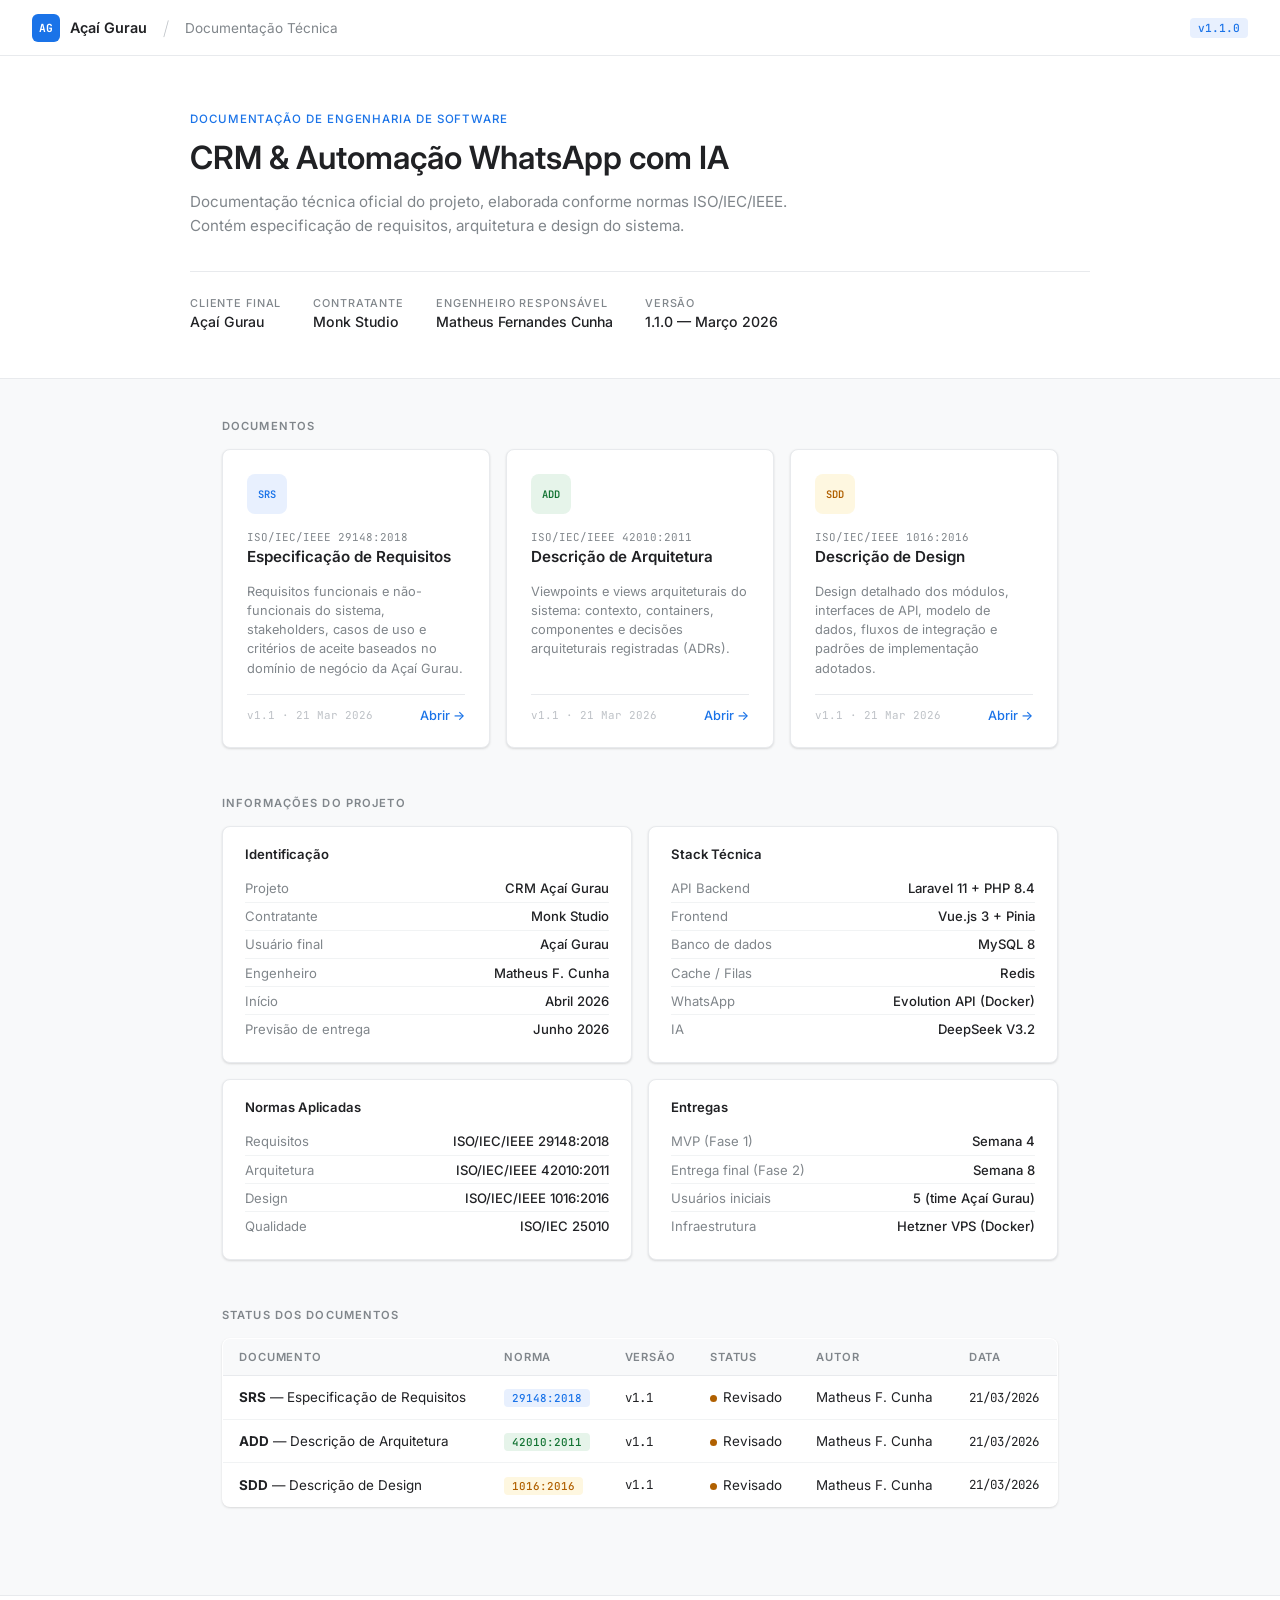
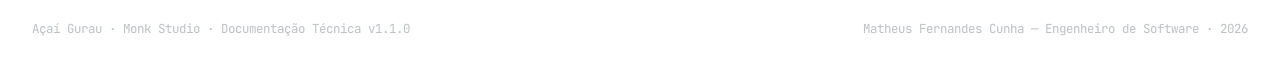
<file: doc/index.html>
<!DOCTYPE html>
<html lang="pt-BR">
<head>
<meta charset="UTF-8">
<meta name="viewport" content="width=device-width, initial-scale=1.0">
<title>Documentação Técnica — CRM Açaí Gurau</title>
<link href="https://fonts.googleapis.com/css2?family=Inter:wght@300;400;500;600&family=JetBrains+Mono:wght@400;500&display=swap" rel="stylesheet">
<style>
  *, *::before, *::after { box-sizing: border-box; margin: 0; padding: 0; }
  :root {
    --white: #ffffff;
    --gray-50: #f8f9fa;
    --gray-100: #f1f3f4;
    --gray-200: #e8eaed;
    --gray-400: #bdc1c6;
    --gray-600: #80868b;
    --gray-800: #3c4043;
    --gray-900: #202124;
    --blue: #1a73e8;
    --blue-light: #e8f0fe;
    --blue-dark: #1557b0;
    --green: #137333;
    --green-light: #e6f4ea;
    --amber: #b06000;
    --amber-light: #fef7e0;
    --red: #c5221f;
    --red-light: #fce8e6;
    --border: #e8eaed;
    --sans: 'Inter', system-ui, sans-serif;
    --mono: 'JetBrains Mono', monospace;
    --shadow-sm: 0 1px 3px rgba(0,0,0,0.08), 0 1px 2px rgba(0,0,0,0.06);
    --shadow-md: 0 4px 12px rgba(0,0,0,0.08), 0 2px 4px rgba(0,0,0,0.06);
  }
  body { font-family: var(--sans); background: var(--gray-50); color: var(--gray-900); min-height: 100vh; }

  /* TOPBAR */
  .topbar {
    background: var(--white); border-bottom: 1px solid var(--border);
    padding: 0 2rem; height: 56px;
    display: flex; align-items: center; gap: 1rem;
    position: sticky; top: 0; z-index: 50;
  }
  .topbar-logo {
    display: flex; align-items: center; gap: 0.6rem;
    font-size: 0.9rem; font-weight: 600; color: var(--gray-900);
    text-decoration: none;
  }
  .topbar-logo-icon {
    width: 28px; height: 28px; background: var(--blue);
    border-radius: 6px; display: flex; align-items: center; justify-content: center;
    font-size: 0.7rem; font-weight: 700; color: white; font-family: var(--mono);
  }
  .topbar-sep { color: var(--gray-400); font-size: 1.2rem; font-weight: 200; }
  .topbar-project { font-size: 0.85rem; color: var(--gray-600); }
  .topbar-right { margin-left: auto; display: flex; align-items: center; gap: 0.8rem; }
  .topbar-badge {
    font-size: 0.7rem; font-family: var(--mono); padding: 3px 8px;
    background: var(--blue-light); color: var(--blue); border-radius: 4px;
    font-weight: 500;
  }

  /* HERO */
  .hero {
    background: var(--white); border-bottom: 1px solid var(--border);
    padding: 3.5rem 2rem 3rem;
  }
  .hero-inner { max-width: 900px; margin: 0 auto; }
  .hero-eyebrow {
    font-size: 0.72rem; font-weight: 500; letter-spacing: 0.08em;
    text-transform: uppercase; color: var(--blue); margin-bottom: 0.8rem;
  }
  .hero-title {
    font-size: 2rem; font-weight: 600; color: var(--gray-900);
    line-height: 1.2; margin-bottom: 0.8rem;
  }
  .hero-sub { font-size: 0.95rem; color: var(--gray-600); line-height: 1.6; max-width: 60ch; margin-bottom: 2rem; }
  .hero-meta {
    display: flex; flex-wrap: wrap; gap: 2rem;
    padding-top: 1.5rem; border-top: 1px solid var(--border);
  }
  .hero-meta-item { display: flex; flex-direction: column; gap: 3px; }
  .hero-meta-label { font-size: 0.68rem; text-transform: uppercase; letter-spacing: 0.08em; color: var(--gray-600); font-weight: 500; }
  .hero-meta-val { font-size: 0.88rem; color: var(--gray-900); font-weight: 500; }

  /* MAIN */
  .main { max-width: 900px; margin: 0 auto; padding: 2.5rem 2rem; }

  /* SECTION */
  .section-label {
    font-size: 0.7rem; font-weight: 600; text-transform: uppercase;
    letter-spacing: 0.1em; color: var(--gray-600); margin-bottom: 1rem;
  }

  /* DOC CARDS */
  .docs-grid { display: grid; grid-template-columns: repeat(3, 1fr); gap: 1rem; margin-bottom: 3rem; }
  .doc-card {
    background: var(--white); border: 1px solid var(--border);
    border-radius: 8px; padding: 1.5rem;
    text-decoration: none; color: inherit;
    display: flex; flex-direction: column; gap: 1rem;
    transition: box-shadow 0.15s, border-color 0.15s;
    box-shadow: var(--shadow-sm);
  }
  .doc-card:hover { box-shadow: var(--shadow-md); border-color: var(--blue); }
  .doc-card-icon {
    width: 40px; height: 40px; border-radius: 8px;
    display: flex; align-items: center; justify-content: center;
    font-family: var(--mono); font-size: 0.65rem; font-weight: 600;
  }
  .doc-card-icon.srs { background: var(--blue-light); color: var(--blue); }
  .doc-card-icon.add { background: var(--green-light); color: var(--green); }
  .doc-card-icon.sdd { background: var(--amber-light); color: var(--amber); }
  .doc-card-norm { font-size: 0.68rem; font-family: var(--mono); color: var(--gray-600); margin-bottom: 0.2rem; }
  .doc-card-title { font-size: 0.95rem; font-weight: 600; color: var(--gray-900); }
  .doc-card-desc { font-size: 0.8rem; color: var(--gray-600); line-height: 1.5; flex: 1; }
  .doc-card-footer {
    display: flex; align-items: center; justify-content: space-between;
    padding-top: 0.8rem; border-top: 1px solid var(--border);
  }
  .doc-card-version { font-size: 0.68rem; font-family: var(--mono); color: var(--gray-400); }
  .doc-card-arrow { font-size: 0.8rem; color: var(--blue); font-weight: 500; }

  /* INFO GRID */
  .info-grid { display: grid; grid-template-columns: 1fr 1fr; gap: 1rem; margin-bottom: 3rem; }
  .info-card {
    background: var(--white); border: 1px solid var(--border);
    border-radius: 8px; padding: 1.2rem 1.4rem;
    box-shadow: var(--shadow-sm);
  }
  .info-card-title { font-size: 0.82rem; font-weight: 600; color: var(--gray-900); margin-bottom: 0.8rem; }
  .info-row { display: flex; justify-content: space-between; align-items: baseline; padding: 0.35rem 0; border-bottom: 1px solid var(--gray-100); font-size: 0.82rem; }
  .info-row:last-child { border-bottom: none; }
  .info-key { color: var(--gray-600); }
  .info-val { color: var(--gray-900); font-weight: 500; text-align: right; }

  /* STATUS TABLE */
  .status-table { width: 100%; border-collapse: collapse; background: var(--white); border: 1px solid var(--border); border-radius: 8px; overflow: hidden; box-shadow: var(--shadow-sm); margin-bottom: 3rem; }
  .status-table th { font-size: 0.7rem; text-transform: uppercase; letter-spacing: 0.08em; font-weight: 600; color: var(--gray-600); padding: 0.7rem 1rem; background: var(--gray-50); border-bottom: 1px solid var(--border); text-align: left; }
  .status-table td { padding: 0.8rem 1rem; border-bottom: 1px solid var(--gray-100); font-size: 0.84rem; }
  .status-table tr:last-child td { border-bottom: none; }
  .status-dot { display: inline-block; width: 7px; height: 7px; border-radius: 50%; margin-right: 6px; }
  .dot-done { background: var(--green); }
  .dot-revised { background: var(--amber); }
  .dot-progress { background: var(--blue); }
  .dot-pending { background: var(--gray-400); }
  .chip {
    font-size: 0.68rem; padding: 2px 8px; border-radius: 4px;
    font-weight: 500; font-family: var(--mono);
  }
  .chip-srs { background: var(--blue-light); color: var(--blue); }
  .chip-add { background: var(--green-light); color: var(--green); }
  .chip-sdd { background: var(--amber-light); color: var(--amber); }

  /* FOOTER */
  footer {
    border-top: 1px solid var(--border); padding: 1.5rem 2rem;
    font-size: 0.78rem; color: var(--gray-600);
    display: flex; justify-content: space-between; align-items: center;
    background: var(--white);
  }
  footer span { font-family: var(--mono); color: var(--gray-400); }

  @media (max-width: 768px) {
    .docs-grid { grid-template-columns: 1fr; }
    .info-grid { grid-template-columns: 1fr; }
    .hero-title { font-size: 1.5rem; }
    .hero-meta { gap: 1rem; }
  }
</style>
</head>
<body>

<div class="topbar">
  <a href="index.html" class="topbar-logo">
    <div class="topbar-logo-icon">AG</div>
    Açaí Gurau
  </a>
  <span class="topbar-sep">/</span>
  <span class="topbar-project">Documentação Técnica</span>
  <div class="topbar-right">
    <span class="topbar-badge">v1.1.0</span>
  </div>
</div>

<div class="hero">
  <div class="hero-inner">
    <div class="hero-eyebrow">Documentação de Engenharia de Software</div>
    <h1 class="hero-title">CRM & Automação WhatsApp com IA</h1>
    <p class="hero-sub">Documentação técnica oficial do projeto, elaborada conforme normas ISO/IEC/IEEE. Contém especificação de requisitos, arquitetura e design do sistema.</p>
    <div class="hero-meta">
      <div class="hero-meta-item">
        <span class="hero-meta-label">Cliente final</span>
        <span class="hero-meta-val">Açaí Gurau</span>
      </div>
      <div class="hero-meta-item">
        <span class="hero-meta-label">Contratante</span>
        <span class="hero-meta-val">Monk Studio</span>
      </div>
      <div class="hero-meta-item">
        <span class="hero-meta-label">Engenheiro responsável</span>
        <span class="hero-meta-val">Matheus Fernandes Cunha</span>
      </div>
      <div class="hero-meta-item">
        <span class="hero-meta-label">Versão</span>
        <span class="hero-meta-val">1.1.0 — Março 2026</span>
      </div>
    </div>
  </div>
</div>

<div class="main">

  <div class="section-label">Documentos</div>
  <div class="docs-grid">
    <a href="srs.html" class="doc-card">
      <div class="doc-card-icon srs">SRS</div>
      <div>
        <div class="doc-card-norm">ISO/IEC/IEEE 29148:2018</div>
        <div class="doc-card-title">Especificação de Requisitos</div>
      </div>
      <div class="doc-card-desc">Requisitos funcionais e não-funcionais do sistema, stakeholders, casos de uso e critérios de aceite baseados no domínio de negócio da Açaí Gurau.</div>
      <div class="doc-card-footer">
        <span class="doc-card-version">v1.1 · 21 Mar 2026</span>
        <span class="doc-card-arrow">Abrir →</span>
      </div>
    </a>
    <a href="add.html" class="doc-card">
      <div class="doc-card-icon add">ADD</div>
      <div>
        <div class="doc-card-norm">ISO/IEC/IEEE 42010:2011</div>
        <div class="doc-card-title">Descrição de Arquitetura</div>
      </div>
      <div class="doc-card-desc">Viewpoints e views arquiteturais do sistema: contexto, containers, componentes e decisões arquiteturais registradas (ADRs).</div>
      <div class="doc-card-footer">
        <span class="doc-card-version">v1.1 · 21 Mar 2026</span>
        <span class="doc-card-arrow">Abrir →</span>
      </div>
    </a>
    <a href="sdd.html" class="doc-card">
      <div class="doc-card-icon sdd">SDD</div>
      <div>
        <div class="doc-card-norm">ISO/IEC/IEEE 1016:2016</div>
        <div class="doc-card-title">Descrição de Design</div>
      </div>
      <div class="doc-card-desc">Design detalhado dos módulos, interfaces de API, modelo de dados, fluxos de integração e padrões de implementação adotados.</div>
      <div class="doc-card-footer">
        <span class="doc-card-version">v1.1 · 21 Mar 2026</span>
        <span class="doc-card-arrow">Abrir →</span>
      </div>
    </a>
  </div>

  <div class="section-label">Informações do Projeto</div>
  <div class="info-grid">
    <div class="info-card">
      <div class="info-card-title">Identificação</div>
      <div class="info-row"><span class="info-key">Projeto</span><span class="info-val">CRM Açaí Gurau</span></div>
      <div class="info-row"><span class="info-key">Contratante</span><span class="info-val">Monk Studio</span></div>
      <div class="info-row"><span class="info-key">Usuário final</span><span class="info-val">Açaí Gurau</span></div>
      <div class="info-row"><span class="info-key">Engenheiro</span><span class="info-val">Matheus F. Cunha</span></div>
      <div class="info-row"><span class="info-key">Início</span><span class="info-val">Abril 2026</span></div>
      <div class="info-row"><span class="info-key">Previsão de entrega</span><span class="info-val">Junho 2026</span></div>
    </div>
    <div class="info-card">
      <div class="info-card-title">Stack Técnica</div>
      <div class="info-row"><span class="info-key">API Backend</span><span class="info-val">Laravel 11 + PHP 8.4</span></div>
      <div class="info-row"><span class="info-key">Frontend</span><span class="info-val">Vue.js 3 + Pinia</span></div>
      <div class="info-row"><span class="info-key">Banco de dados</span><span class="info-val">MySQL 8</span></div>
      <div class="info-row"><span class="info-key">Cache / Filas</span><span class="info-val">Redis</span></div>
      <div class="info-row"><span class="info-key">WhatsApp</span><span class="info-val">Evolution API (Docker)</span></div>
      <div class="info-row"><span class="info-key">IA</span><span class="info-val">DeepSeek V3.2</span></div>
    </div>
    <div class="info-card">
      <div class="info-card-title">Normas Aplicadas</div>
      <div class="info-row"><span class="info-key">Requisitos</span><span class="info-val">ISO/IEC/IEEE 29148:2018</span></div>
      <div class="info-row"><span class="info-key">Arquitetura</span><span class="info-val">ISO/IEC/IEEE 42010:2011</span></div>
      <div class="info-row"><span class="info-key">Design</span><span class="info-val">ISO/IEC/IEEE 1016:2016</span></div>
      <div class="info-row"><span class="info-key">Qualidade</span><span class="info-val">ISO/IEC 25010</span></div>
    </div>
    <div class="info-card">
      <div class="info-card-title">Entregas</div>
      <div class="info-row"><span class="info-key">MVP (Fase 1)</span><span class="info-val">Semana 4</span></div>
      <div class="info-row"><span class="info-key">Entrega final (Fase 2)</span><span class="info-val">Semana 8</span></div>
      <div class="info-row"><span class="info-key">Usuários iniciais</span><span class="info-val">5 (time Açaí Gurau)</span></div>
      <div class="info-row"><span class="info-key">Infraestrutura</span><span class="info-val">Hetzner VPS (Docker)</span></div>
    </div>
  </div>

  <div class="section-label">Status dos Documentos</div>
  <table class="status-table">
    <thead>
      <tr>
        <th>Documento</th>
        <th>Norma</th>
        <th>Versão</th>
        <th>Status</th>
        <th>Autor</th>
        <th>Data</th>
      </tr>
    </thead>
    <tbody>
      <tr>
        <td><strong>SRS</strong> — Especificação de Requisitos</td>
        <td><span class="chip chip-srs">29148:2018</span></td>
        <td style="font-family:var(--mono);font-size:0.78rem">v1.1</td>
        <td><span class="status-dot dot-revised"></span>Revisado</td>
        <td>Matheus F. Cunha</td>
        <td style="font-family:var(--mono);font-size:0.78rem">21/03/2026</td>
      </tr>
      <tr>
        <td><strong>ADD</strong> — Descrição de Arquitetura</td>
        <td><span class="chip chip-add">42010:2011</span></td>
        <td style="font-family:var(--mono);font-size:0.78rem">v1.1</td>
        <td><span class="status-dot dot-revised"></span>Revisado</td>
        <td>Matheus F. Cunha</td>
        <td style="font-family:var(--mono);font-size:0.78rem">21/03/2026</td>
      </tr>
      <tr>
        <td><strong>SDD</strong> — Descrição de Design</td>
        <td><span class="chip chip-sdd">1016:2016</span></td>
        <td style="font-family:var(--mono);font-size:0.78rem">v1.1</td>
        <td><span class="status-dot dot-revised"></span>Revisado</td>
        <td>Matheus F. Cunha</td>
        <td style="font-family:var(--mono);font-size:0.78rem">21/03/2026</td>
      </tr>
    </tbody>
  </table>

</div>

<footer>
  <span>Açaí Gurau · Monk Studio · Documentação Técnica v1.1.0</span>
  <span>Matheus Fernandes Cunha — Engenheiro de Software · 2026</span>
</footer>

</body>
</html>
</file>
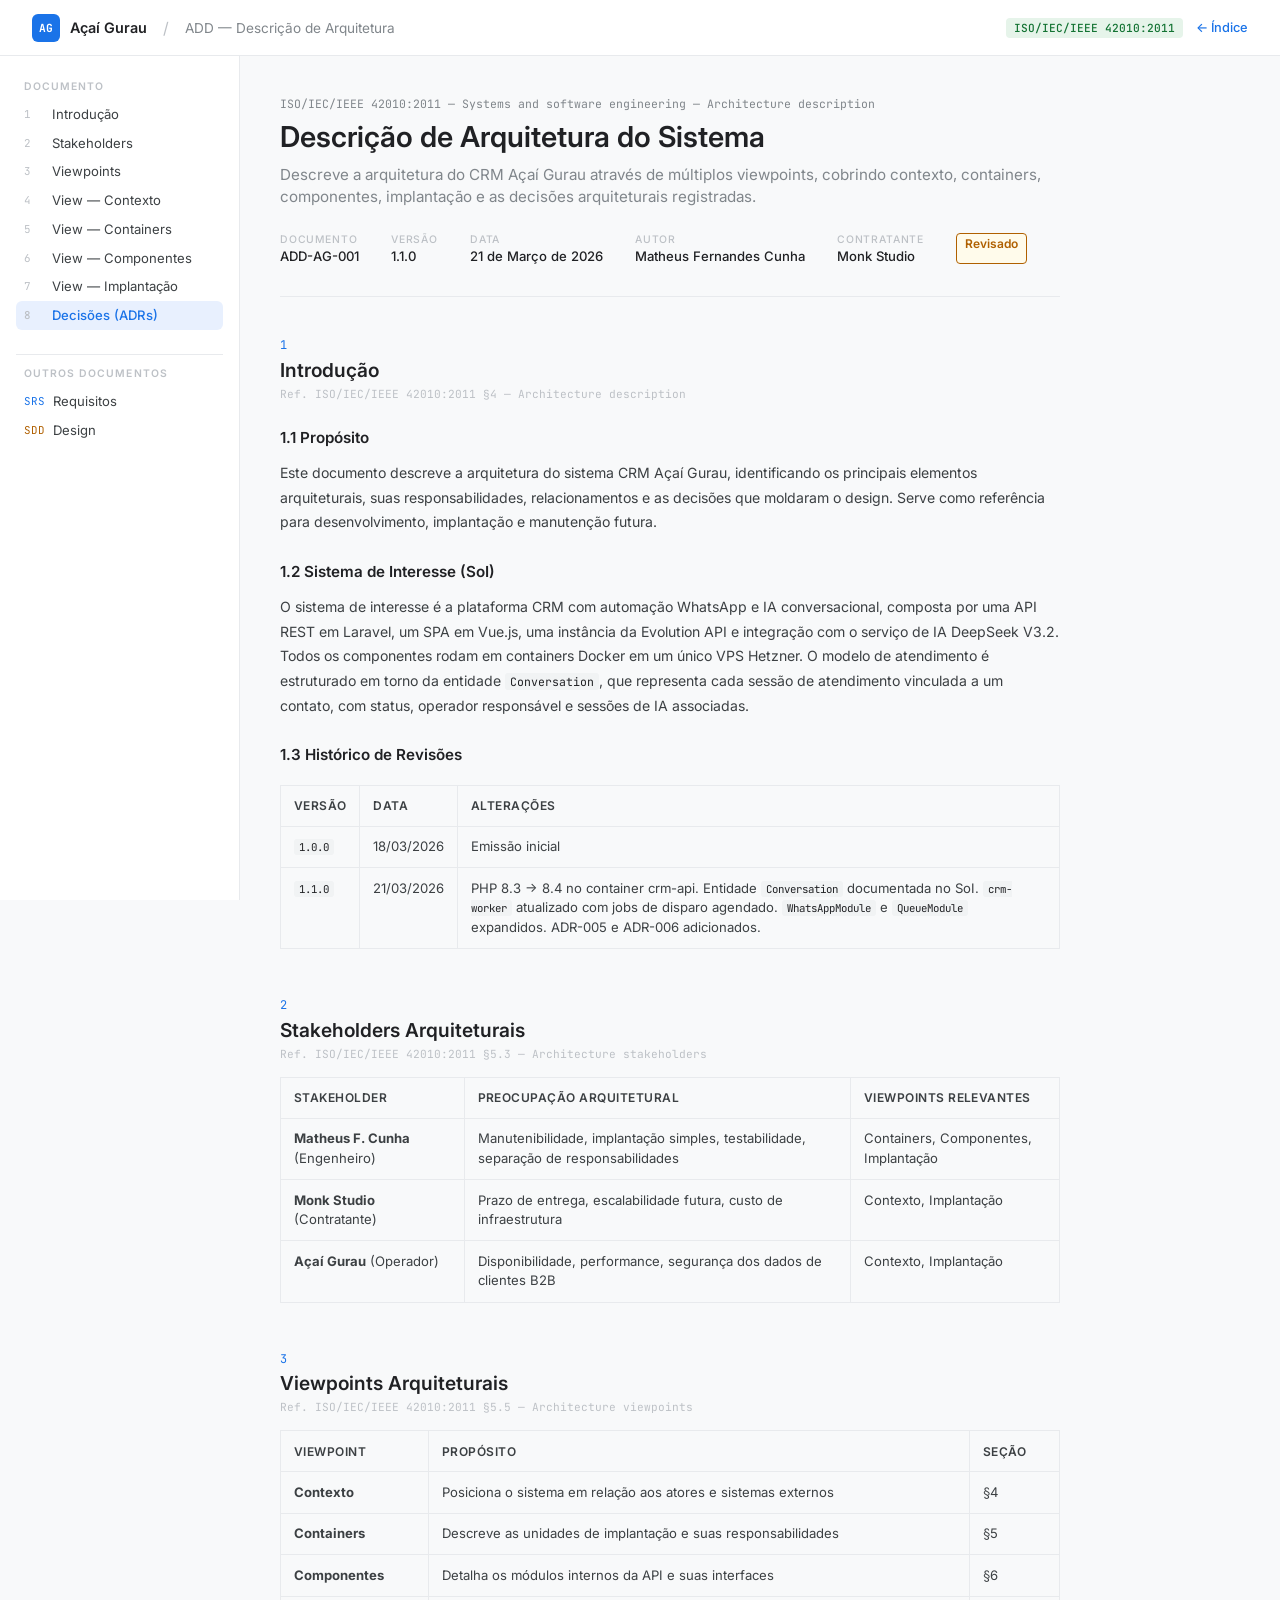
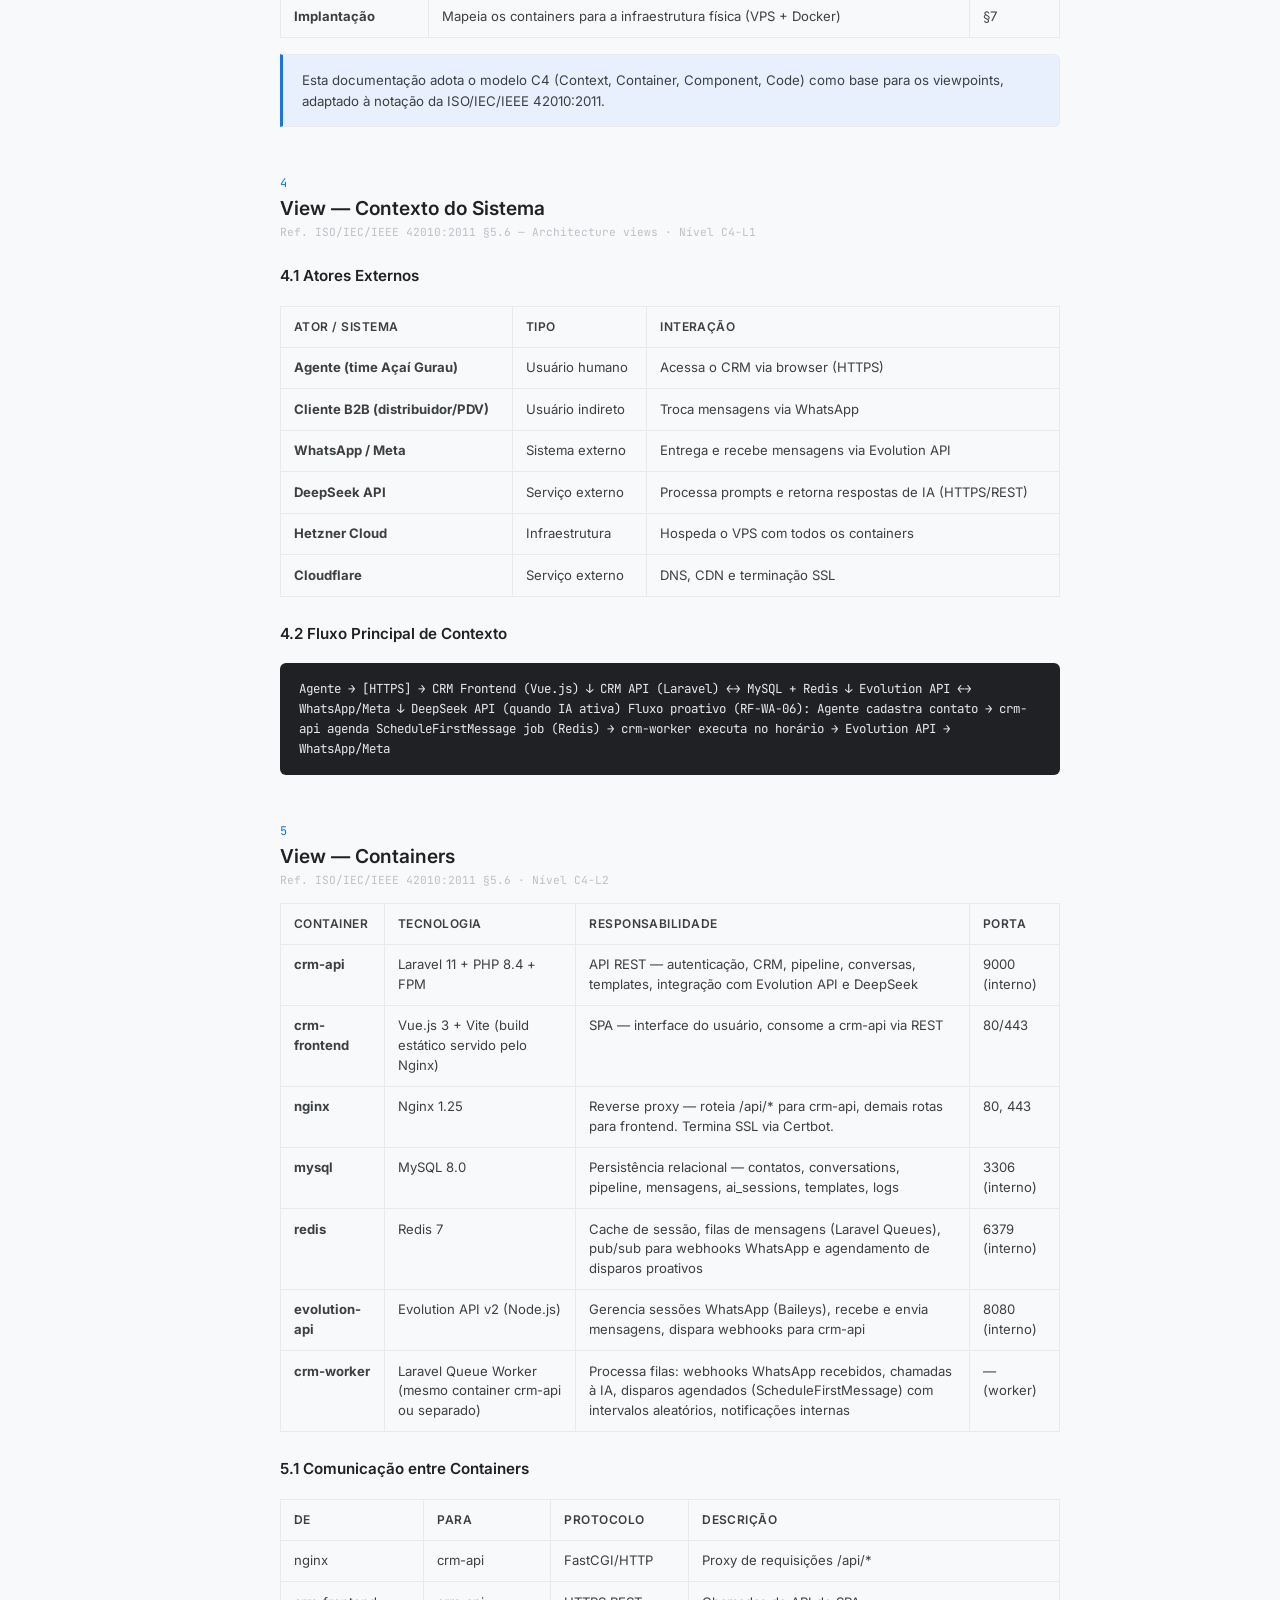
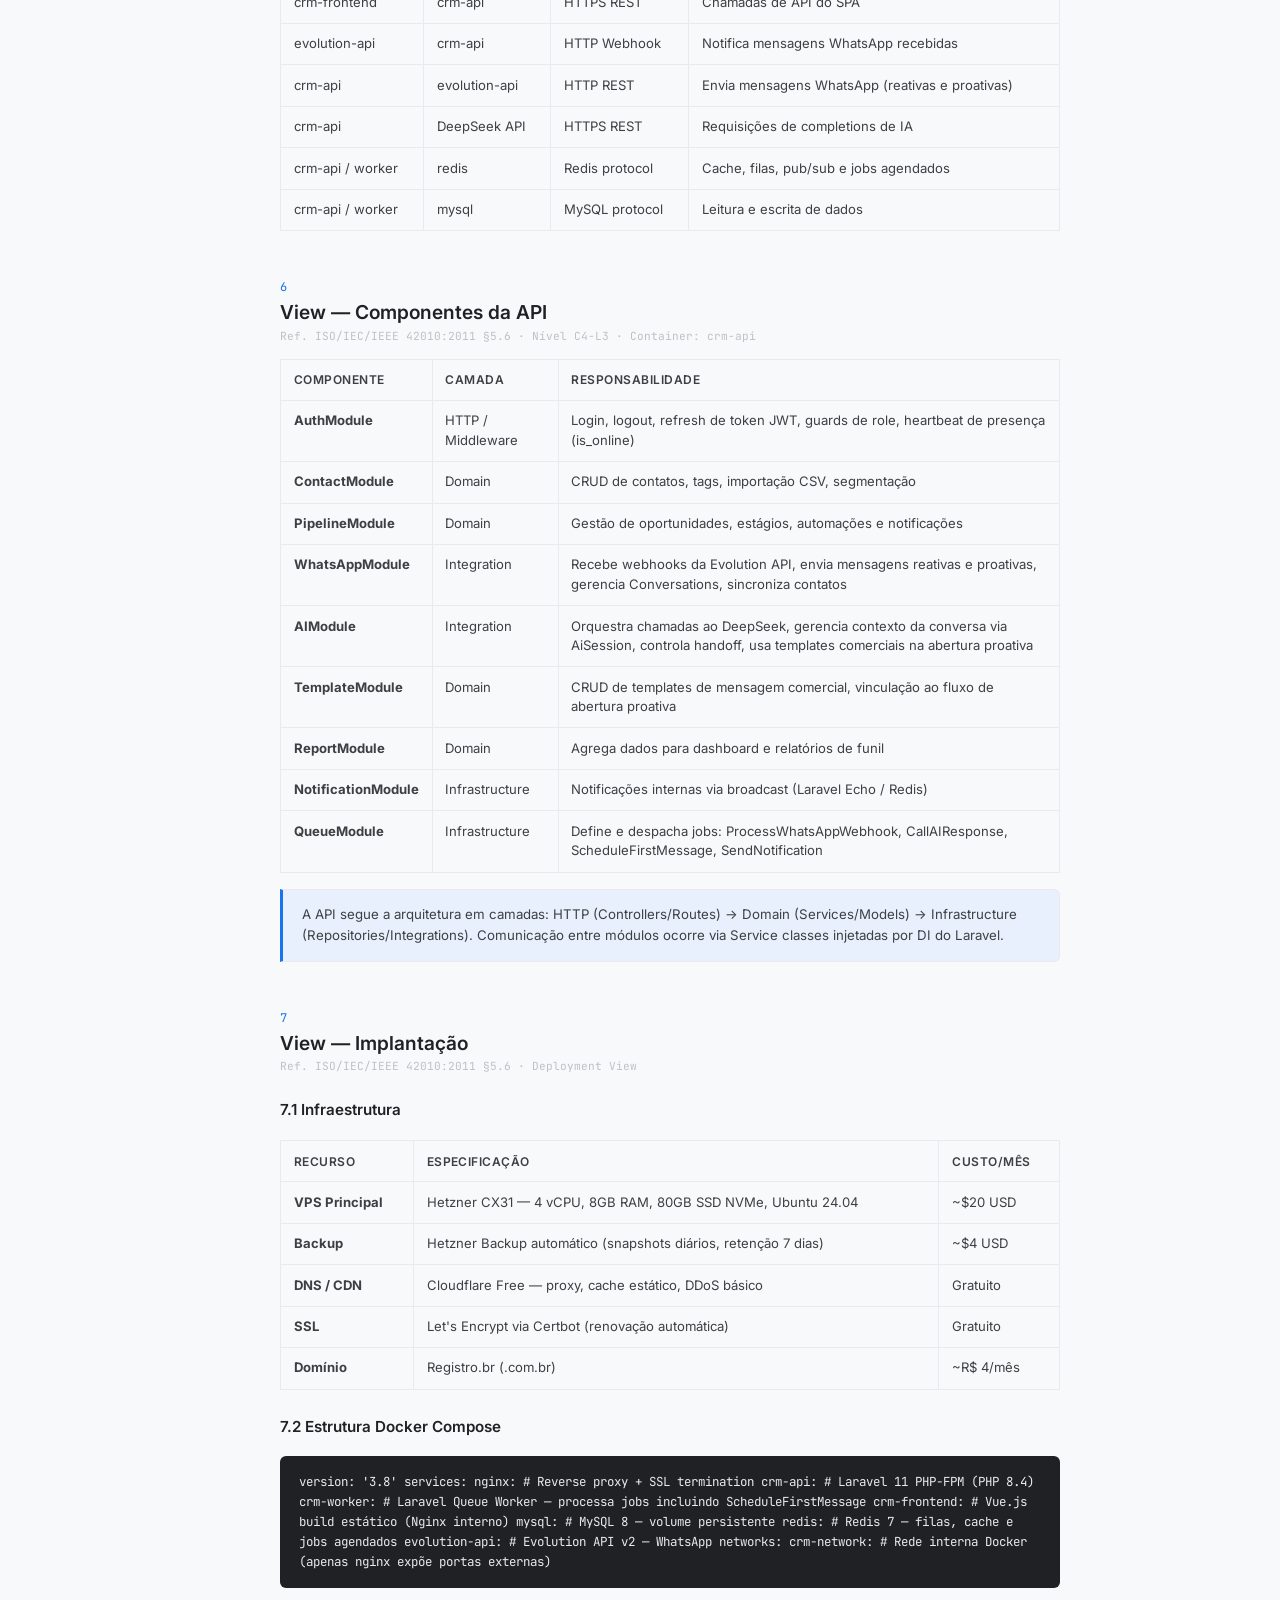
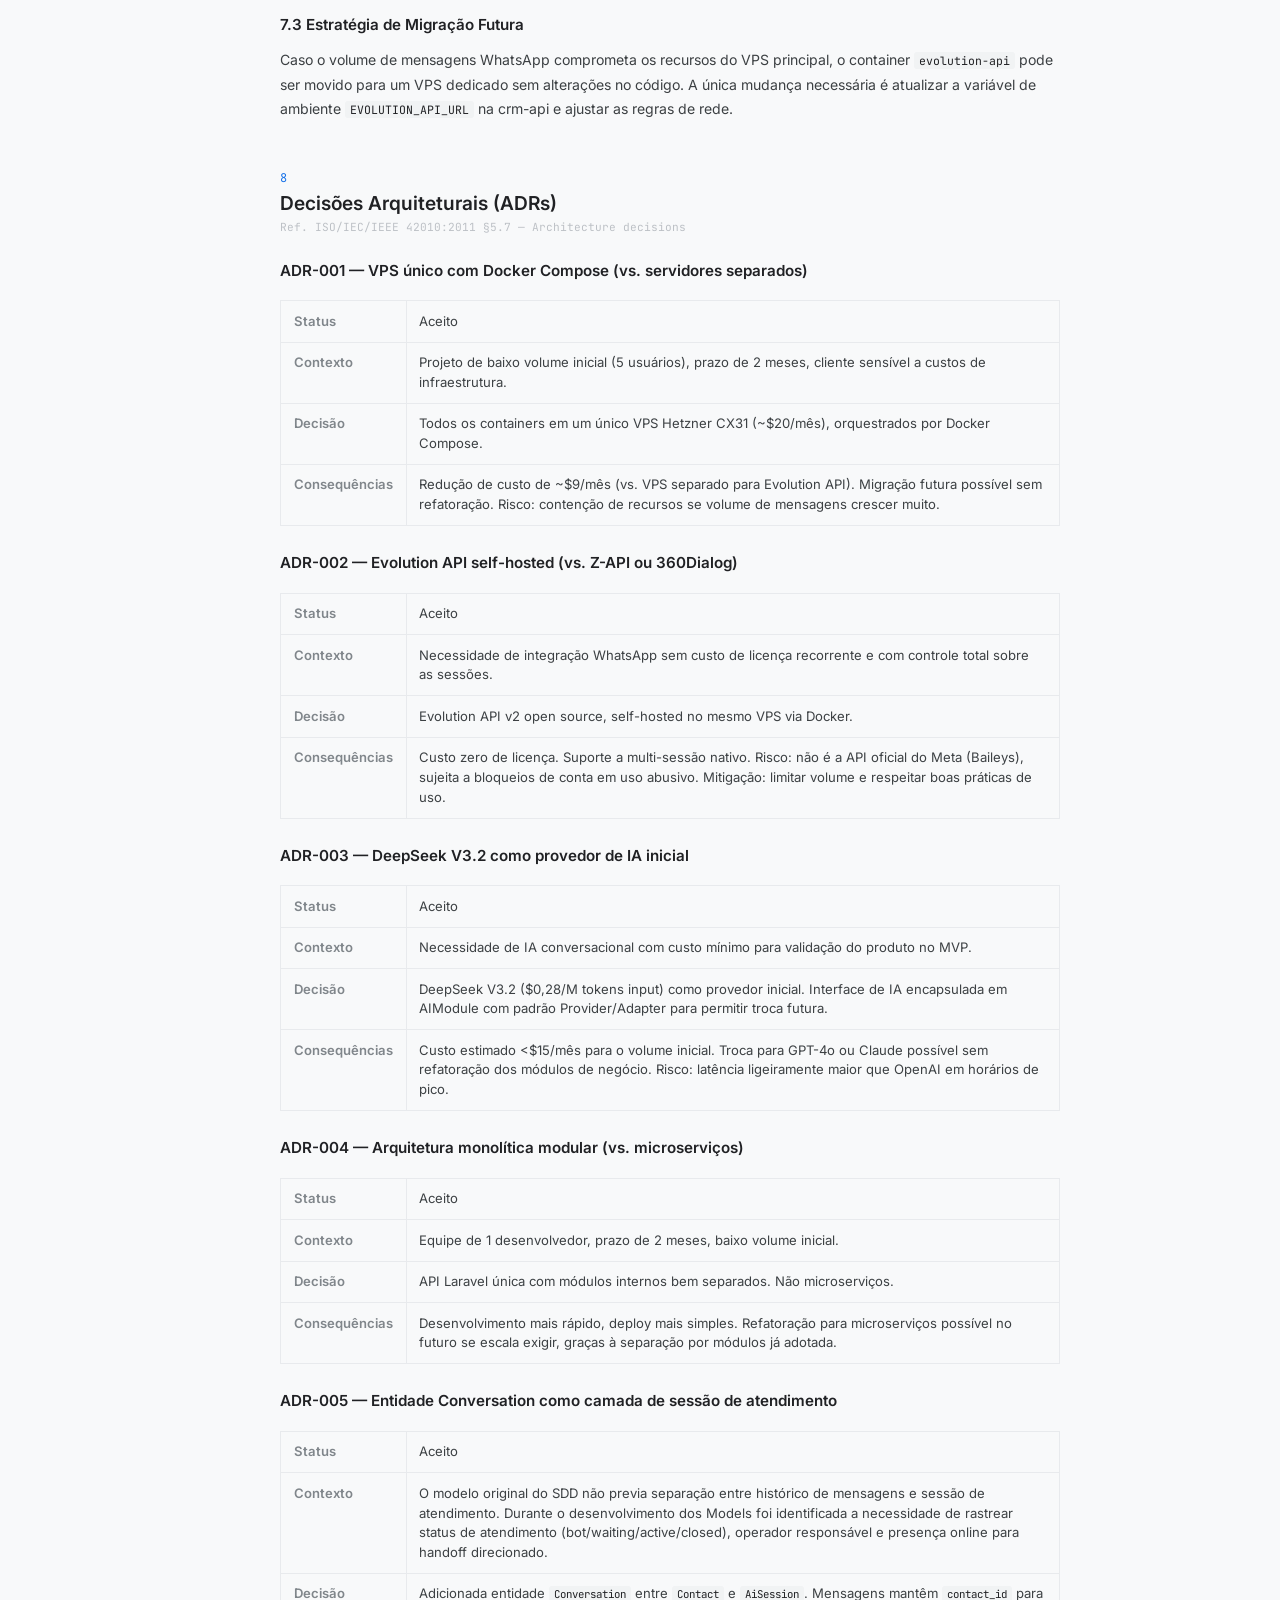
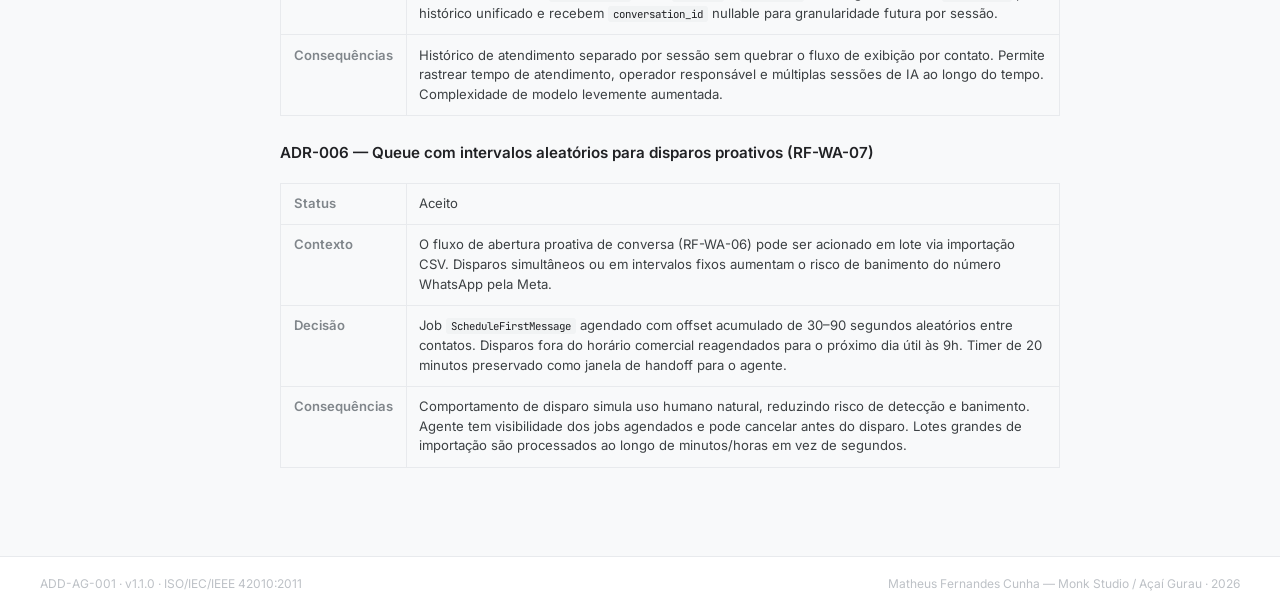
<file: doc/add.html>
<!DOCTYPE html>
<html lang="pt-BR">
<head>
<meta charset="UTF-8">
<meta name="viewport" content="width=device-width, initial-scale=1.0">
<title>ADD — Descrição de Arquitetura · CRM Açaí Gurau</title>
<link href="https://fonts.googleapis.com/css2?family=Inter:wght@300;400;500;600&family=JetBrains+Mono:wght@400;500&display=swap" rel="stylesheet">
<link rel="stylesheet" href="shared.css">
</head>
<body>

<div class="topbar">
  <a href="index.html" class="topbar-logo">
    <div class="topbar-logo-icon">AG</div>
    Açaí Gurau
  </a>
  <span class="topbar-sep">/</span>
  <span class="topbar-doc">ADD — Descrição de Arquitetura</span>
  <div class="topbar-right">
    <span class="topbar-badge add">ISO/IEC/IEEE 42010:2011</span>
    <a href="index.html" class="topbar-home">← Índice</a>
  </div>
</div>

<div class="layout">
  <nav class="sidebar">
    <div class="sidebar-section">
      <div class="sidebar-label">Documento</div>
      <a href="#s1" class="sidebar-link active"><span class="sidebar-link-num">1</span> Introdução</a>
      <a href="#s2" class="sidebar-link"><span class="sidebar-link-num">2</span> Stakeholders</a>
      <a href="#s3" class="sidebar-link"><span class="sidebar-link-num">3</span> Viewpoints</a>
      <a href="#s4" class="sidebar-link"><span class="sidebar-link-num">4</span> View — Contexto</a>
      <a href="#s5" class="sidebar-link"><span class="sidebar-link-num">5</span> View — Containers</a>
      <a href="#s6" class="sidebar-link"><span class="sidebar-link-num">6</span> View — Componentes</a>
      <a href="#s7" class="sidebar-link"><span class="sidebar-link-num">7</span> View — Implantação</a>
      <a href="#s8" class="sidebar-link"><span class="sidebar-link-num">8</span> Decisões (ADRs)</a>
    </div>
    <div class="sidebar-divider"></div>
    <div class="sidebar-section">
      <div class="sidebar-label">Outros documentos</div>
      <a href="srs.html" class="sidebar-link"><span class="sidebar-link-num" style="color:var(--blue)">SRS</span> Requisitos</a>
      <a href="sdd.html" class="sidebar-link"><span class="sidebar-link-num" style="color:var(--amber)">SDD</span> Design</a>
    </div>
  </nav>

  <main class="content">

    <div class="doc-header">
      <div class="doc-norm">ISO/IEC/IEEE 42010:2011 — Systems and software engineering — Architecture description</div>
      <h1 class="doc-title">Descrição de Arquitetura do Sistema</h1>
      <p class="doc-subtitle">Descreve a arquitetura do CRM Açaí Gurau através de múltiplos viewpoints, cobrindo contexto, containers, componentes, implantação e as decisões arquiteturais registradas.</p>
      <div class="doc-meta-row">
        <div class="doc-meta-item"><span class="doc-meta-label">Documento</span><span class="doc-meta-val">ADD-AG-001</span></div>
        <div class="doc-meta-item"><span class="doc-meta-label">Versão</span><span class="doc-meta-val">1.1.0</span></div>
        <div class="doc-meta-item"><span class="doc-meta-label">Data</span><span class="doc-meta-val">21 de Março de 2026</span></div>
        <div class="doc-meta-item"><span class="doc-meta-label">Autor</span><span class="doc-meta-val">Matheus Fernandes Cunha</span></div>
        <div class="doc-meta-item"><span class="doc-meta-label">Contratante</span><span class="doc-meta-val">Monk Studio</span></div>
        <div class="doc-meta-val" style="background:var(--amber-50,#fffbeb);color:var(--amber,#d97706);border:1px solid var(--amber,#d97706);padding:2px 8px;border-radius:4px;font-size:0.75rem;font-weight:600;">Revisado</div>
      </div>
    </div>

    <!-- 1. INTRODUÇÃO -->
    <div class="doc-section" id="s1">
      <div class="section-num">1</div>
      <div class="section-title">Introdução</div>
      <div class="section-norm-ref">Ref. ISO/IEC/IEEE 42010:2011 §4 — Architecture description</div>
      <div class="section-body">
        <div class="subsection">
          <div class="subsection-title">1.1 Propósito</div>
          <p>Este documento descreve a arquitetura do sistema CRM Açaí Gurau, identificando os principais elementos arquiteturais, suas responsabilidades, relacionamentos e as decisões que moldaram o design. Serve como referência para desenvolvimento, implantação e manutenção futura.</p>
        </div>
        <div class="subsection">
          <div class="subsection-title">1.2 Sistema de Interesse (SoI)</div>
          <p>O sistema de interesse é a plataforma CRM com automação WhatsApp e IA conversacional, composta por uma API REST em Laravel, um SPA em Vue.js, uma instância da Evolution API e integração com o serviço de IA DeepSeek V3.2. Todos os componentes rodam em containers Docker em um único VPS Hetzner. O modelo de atendimento é estruturado em torno da entidade <code>Conversation</code>, que representa cada sessão de atendimento vinculada a um contato, com status, operador responsável e sessões de IA associadas.</p>
        </div>
        <div class="subsection">
          <div class="subsection-title">1.3 Histórico de Revisões</div>
          <table class="doc-table">
            <thead><tr><th>Versão</th><th>Data</th><th>Alterações</th></tr></thead>
            <tbody>
              <tr><td><code>1.0.0</code></td><td>18/03/2026</td><td>Emissão inicial</td></tr>
              <tr><td><code>1.1.0</code></td><td>21/03/2026</td><td>PHP 8.3 → 8.4 no container crm-api. Entidade <code>Conversation</code> documentada no SoI. <code>crm-worker</code> atualizado com jobs de disparo agendado. <code>WhatsAppModule</code> e <code>QueueModule</code> expandidos. ADR-005 e ADR-006 adicionados.</td></tr>
            </tbody>
          </table>
        </div>
      </div>
    </div>

    <!-- 2. STAKEHOLDERS ARQUITETURAIS -->
    <div class="doc-section" id="s2">
      <div class="section-num">2</div>
      <div class="section-title">Stakeholders Arquiteturais</div>
      <div class="section-norm-ref">Ref. ISO/IEC/IEEE 42010:2011 §5.3 — Architecture stakeholders</div>
      <div class="section-body">
        <table class="doc-table">
          <thead><tr><th>Stakeholder</th><th>Preocupação Arquitetural</th><th>Viewpoints Relevantes</th></tr></thead>
          <tbody>
            <tr><td><strong>Matheus F. Cunha</strong> (Engenheiro)</td><td>Manutenibilidade, implantação simples, testabilidade, separação de responsabilidades</td><td>Containers, Componentes, Implantação</td></tr>
            <tr><td><strong>Monk Studio</strong> (Contratante)</td><td>Prazo de entrega, escalabilidade futura, custo de infraestrutura</td><td>Contexto, Implantação</td></tr>
            <tr><td><strong>Açaí Gurau</strong> (Operador)</td><td>Disponibilidade, performance, segurança dos dados de clientes B2B</td><td>Contexto, Implantação</td></tr>
          </tbody>
        </table>
      </div>
    </div>

    <!-- 3. VIEWPOINTS -->
    <div class="doc-section" id="s3">
      <div class="section-num">3</div>
      <div class="section-title">Viewpoints Arquiteturais</div>
      <div class="section-norm-ref">Ref. ISO/IEC/IEEE 42010:2011 §5.5 — Architecture viewpoints</div>
      <div class="section-body">
        <table class="doc-table">
          <thead><tr><th>Viewpoint</th><th>Propósito</th><th>Seção</th></tr></thead>
          <tbody>
            <tr><td><strong>Contexto</strong></td><td>Posiciona o sistema em relação aos atores e sistemas externos</td><td>§4</td></tr>
            <tr><td><strong>Containers</strong></td><td>Descreve as unidades de implantação e suas responsabilidades</td><td>§5</td></tr>
            <tr><td><strong>Componentes</strong></td><td>Detalha os módulos internos da API e suas interfaces</td><td>§6</td></tr>
            <tr><td><strong>Implantação</strong></td><td>Mapeia os containers para a infraestrutura física (VPS + Docker)</td><td>§7</td></tr>
          </tbody>
        </table>
        <div class="info-box">Esta documentação adota o modelo C4 (Context, Container, Component, Code) como base para os viewpoints, adaptado à notação da ISO/IEC/IEEE 42010:2011.</div>
      </div>
    </div>

    <!-- 4. VIEW CONTEXTO -->
    <div class="doc-section" id="s4">
      <div class="section-num">4</div>
      <div class="section-title">View — Contexto do Sistema</div>
      <div class="section-norm-ref">Ref. ISO/IEC/IEEE 42010:2011 §5.6 — Architecture views · Nível C4-L1</div>
      <div class="section-body">
        <div class="subsection">
          <div class="subsection-title">4.1 Atores Externos</div>
          <table class="doc-table">
            <thead><tr><th>Ator / Sistema</th><th>Tipo</th><th>Interação</th></tr></thead>
            <tbody>
              <tr><td><strong>Agente (time Açaí Gurau)</strong></td><td>Usuário humano</td><td>Acessa o CRM via browser (HTTPS)</td></tr>
              <tr><td><strong>Cliente B2B (distribuidor/PDV)</strong></td><td>Usuário indireto</td><td>Troca mensagens via WhatsApp</td></tr>
              <tr><td><strong>WhatsApp / Meta</strong></td><td>Sistema externo</td><td>Entrega e recebe mensagens via Evolution API</td></tr>
              <tr><td><strong>DeepSeek API</strong></td><td>Serviço externo</td><td>Processa prompts e retorna respostas de IA (HTTPS/REST)</td></tr>
              <tr><td><strong>Hetzner Cloud</strong></td><td>Infraestrutura</td><td>Hospeda o VPS com todos os containers</td></tr>
              <tr><td><strong>Cloudflare</strong></td><td>Serviço externo</td><td>DNS, CDN e terminação SSL</td></tr>
            </tbody>
          </table>
        </div>
        <div class="subsection">
          <div class="subsection-title">4.2 Fluxo Principal de Contexto</div>
          <div class="code-block">Agente → [HTTPS] → CRM Frontend (Vue.js)
                        ↓
              CRM API (Laravel) ←→ MySQL + Redis
                        ↓
              Evolution API ←→ WhatsApp/Meta
                        ↓
              DeepSeek API (quando IA ativa)

Fluxo proativo (RF-WA-06):
Agente cadastra contato → crm-api agenda ScheduleFirstMessage job (Redis)
→ crm-worker executa no horário → Evolution API → WhatsApp/Meta</div>
        </div>
      </div>
    </div>

    <!-- 5. VIEW CONTAINERS -->
    <div class="doc-section" id="s5">
      <div class="section-num">5</div>
      <div class="section-title">View — Containers</div>
      <div class="section-norm-ref">Ref. ISO/IEC/IEEE 42010:2011 §5.6 · Nível C4-L2</div>
      <div class="section-body">
        <table class="doc-table">
          <thead><tr><th>Container</th><th>Tecnologia</th><th>Responsabilidade</th><th>Porta</th></tr></thead>
          <tbody>
            <tr>
              <td><strong>crm-api</strong></td>
              <td>Laravel 11 + PHP 8.4 + FPM</td>
              <td>API REST — autenticação, CRM, pipeline, conversas, templates, integração com Evolution API e DeepSeek</td>
              <td>9000 (interno)</td>
            </tr>
            <tr>
              <td><strong>crm-frontend</strong></td>
              <td>Vue.js 3 + Vite (build estático servido pelo Nginx)</td>
              <td>SPA — interface do usuário, consome a crm-api via REST</td>
              <td>80/443</td>
            </tr>
            <tr>
              <td><strong>nginx</strong></td>
              <td>Nginx 1.25</td>
              <td>Reverse proxy — roteia /api/* para crm-api, demais rotas para frontend. Termina SSL via Certbot.</td>
              <td>80, 443</td>
            </tr>
            <tr>
              <td><strong>mysql</strong></td>
              <td>MySQL 8.0</td>
              <td>Persistência relacional — contatos, conversations, pipeline, mensagens, ai_sessions, templates, logs</td>
              <td>3306 (interno)</td>
            </tr>
            <tr>
              <td><strong>redis</strong></td>
              <td>Redis 7</td>
              <td>Cache de sessão, filas de mensagens (Laravel Queues), pub/sub para webhooks WhatsApp e agendamento de disparos proativos</td>
              <td>6379 (interno)</td>
            </tr>
            <tr>
              <td><strong>evolution-api</strong></td>
              <td>Evolution API v2 (Node.js)</td>
              <td>Gerencia sessões WhatsApp (Baileys), recebe e envia mensagens, dispara webhooks para crm-api</td>
              <td>8080 (interno)</td>
            </tr>
            <tr>
              <td><strong>crm-worker</strong></td>
              <td>Laravel Queue Worker (mesmo container crm-api ou separado)</td>
              <td>Processa filas: webhooks WhatsApp recebidos, chamadas à IA, disparos agendados (ScheduleFirstMessage) com intervalos aleatórios, notificações internas</td>
              <td>— (worker)</td>
            </tr>
          </tbody>
        </table>
        <div class="subsection" style="margin-top:1.5rem">
          <div class="subsection-title">5.1 Comunicação entre Containers</div>
          <table class="doc-table">
            <thead><tr><th>De</th><th>Para</th><th>Protocolo</th><th>Descrição</th></tr></thead>
            <tbody>
              <tr><td>nginx</td><td>crm-api</td><td>FastCGI/HTTP</td><td>Proxy de requisições /api/*</td></tr>
              <tr><td>crm-frontend</td><td>crm-api</td><td>HTTPS REST</td><td>Chamadas de API do SPA</td></tr>
              <tr><td>evolution-api</td><td>crm-api</td><td>HTTP Webhook</td><td>Notifica mensagens WhatsApp recebidas</td></tr>
              <tr><td>crm-api</td><td>evolution-api</td><td>HTTP REST</td><td>Envia mensagens WhatsApp (reativas e proativas)</td></tr>
              <tr><td>crm-api</td><td>DeepSeek API</td><td>HTTPS REST</td><td>Requisições de completions de IA</td></tr>
              <tr><td>crm-api / worker</td><td>redis</td><td>Redis protocol</td><td>Cache, filas, pub/sub e jobs agendados</td></tr>
              <tr><td>crm-api / worker</td><td>mysql</td><td>MySQL protocol</td><td>Leitura e escrita de dados</td></tr>
            </tbody>
          </table>
        </div>
      </div>
    </div>

    <!-- 6. VIEW COMPONENTES -->
    <div class="doc-section" id="s6">
      <div class="section-num">6</div>
      <div class="section-title">View — Componentes da API</div>
      <div class="section-norm-ref">Ref. ISO/IEC/IEEE 42010:2011 §5.6 · Nível C4-L3 · Container: crm-api</div>
      <div class="section-body">
        <table class="doc-table">
          <thead><tr><th>Componente</th><th>Camada</th><th>Responsabilidade</th></tr></thead>
          <tbody>
            <tr><td><strong>AuthModule</strong></td><td>HTTP / Middleware</td><td>Login, logout, refresh de token JWT, guards de role, heartbeat de presença (is_online)</td></tr>
            <tr><td><strong>ContactModule</strong></td><td>Domain</td><td>CRUD de contatos, tags, importação CSV, segmentação</td></tr>
            <tr><td><strong>PipelineModule</strong></td><td>Domain</td><td>Gestão de oportunidades, estágios, automações e notificações</td></tr>
            <tr><td><strong>WhatsAppModule</strong></td><td>Integration</td><td>Recebe webhooks da Evolution API, envia mensagens reativas e proativas, gerencia Conversations, sincroniza contatos</td></tr>
            <tr><td><strong>AIModule</strong></td><td>Integration</td><td>Orquestra chamadas ao DeepSeek, gerencia contexto da conversa via AiSession, controla handoff, usa templates comerciais na abertura proativa</td></tr>
            <tr><td><strong>TemplateModule</strong></td><td>Domain</td><td>CRUD de templates de mensagem comercial, vinculação ao fluxo de abertura proativa</td></tr>
            <tr><td><strong>ReportModule</strong></td><td>Domain</td><td>Agrega dados para dashboard e relatórios de funil</td></tr>
            <tr><td><strong>NotificationModule</strong></td><td>Infrastructure</td><td>Notificações internas via broadcast (Laravel Echo / Redis)</td></tr>
            <tr><td><strong>QueueModule</strong></td><td>Infrastructure</td><td>Define e despacha jobs: ProcessWhatsAppWebhook, CallAIResponse, ScheduleFirstMessage, SendNotification</td></tr>
          </tbody>
        </table>
        <div class="info-box">A API segue a arquitetura em camadas: HTTP (Controllers/Routes) → Domain (Services/Models) → Infrastructure (Repositories/Integrations). Comunicação entre módulos ocorre via Service classes injetadas por DI do Laravel.</div>
      </div>
    </div>

    <!-- 7. VIEW IMPLANTAÇÃO -->
    <div class="doc-section" id="s7">
      <div class="section-num">7</div>
      <div class="section-title">View — Implantação</div>
      <div class="section-norm-ref">Ref. ISO/IEC/IEEE 42010:2011 §5.6 · Deployment View</div>
      <div class="section-body">
        <div class="subsection">
          <div class="subsection-title">7.1 Infraestrutura</div>
          <table class="doc-table">
            <thead><tr><th>Recurso</th><th>Especificação</th><th>Custo/mês</th></tr></thead>
            <tbody>
              <tr><td><strong>VPS Principal</strong></td><td>Hetzner CX31 — 4 vCPU, 8GB RAM, 80GB SSD NVMe, Ubuntu 24.04</td><td>~$20 USD</td></tr>
              <tr><td><strong>Backup</strong></td><td>Hetzner Backup automático (snapshots diários, retenção 7 dias)</td><td>~$4 USD</td></tr>
              <tr><td><strong>DNS / CDN</strong></td><td>Cloudflare Free — proxy, cache estático, DDoS básico</td><td>Gratuito</td></tr>
              <tr><td><strong>SSL</strong></td><td>Let's Encrypt via Certbot (renovação automática)</td><td>Gratuito</td></tr>
              <tr><td><strong>Domínio</strong></td><td>Registro.br (.com.br)</td><td>~R$ 4/mês</td></tr>
            </tbody>
          </table>
        </div>
        <div class="subsection">
          <div class="subsection-title">7.2 Estrutura Docker Compose</div>
          <div class="code-block">version: '3.8'
services:
  nginx:        # Reverse proxy + SSL termination
  crm-api:      # Laravel 11 PHP-FPM (PHP 8.4)
  crm-worker:   # Laravel Queue Worker — processa jobs incluindo ScheduleFirstMessage
  crm-frontend: # Vue.js build estático (Nginx interno)
  mysql:        # MySQL 8 — volume persistente
  redis:        # Redis 7 — filas, cache e jobs agendados
  evolution-api: # Evolution API v2 — WhatsApp

networks:
  crm-network:  # Rede interna Docker (apenas nginx expõe portas externas)</div>
        </div>
        <div class="subsection">
          <div class="subsection-title">7.3 Estratégia de Migração Futura</div>
          <p>Caso o volume de mensagens WhatsApp comprometa os recursos do VPS principal, o container <code>evolution-api</code> pode ser movido para um VPS dedicado sem alterações no código. A única mudança necessária é atualizar a variável de ambiente <code>EVOLUTION_API_URL</code> na crm-api e ajustar as regras de rede.</p>
        </div>
      </div>
    </div>

    <!-- 8. ADRs -->
    <div class="doc-section" id="s8">
      <div class="section-num">8</div>
      <div class="section-title">Decisões Arquiteturais (ADRs)</div>
      <div class="section-norm-ref">Ref. ISO/IEC/IEEE 42010:2011 §5.7 — Architecture decisions</div>
      <div class="section-body">

        <div class="subsection">
          <div class="subsection-title">ADR-001 — VPS único com Docker Compose (vs. servidores separados)</div>
          <table class="doc-table">
            <tbody>
              <tr><td style="width:120px;font-weight:600;color:var(--gray-600)">Status</td><td>Aceito</td></tr>
              <tr><td style="font-weight:600;color:var(--gray-600)">Contexto</td><td>Projeto de baixo volume inicial (5 usuários), prazo de 2 meses, cliente sensível a custos de infraestrutura.</td></tr>
              <tr><td style="font-weight:600;color:var(--gray-600)">Decisão</td><td>Todos os containers em um único VPS Hetzner CX31 (~$20/mês), orquestrados por Docker Compose.</td></tr>
              <tr><td style="font-weight:600;color:var(--gray-600)">Consequências</td><td>Redução de custo de ~$9/mês (vs. VPS separado para Evolution API). Migração futura possível sem refatoração. Risco: contenção de recursos se volume de mensagens crescer muito.</td></tr>
            </tbody>
          </table>
        </div>

        <div class="subsection">
          <div class="subsection-title">ADR-002 — Evolution API self-hosted (vs. Z-API ou 360Dialog)</div>
          <table class="doc-table">
            <tbody>
              <tr><td style="width:120px;font-weight:600;color:var(--gray-600)">Status</td><td>Aceito</td></tr>
              <tr><td style="font-weight:600;color:var(--gray-600)">Contexto</td><td>Necessidade de integração WhatsApp sem custo de licença recorrente e com controle total sobre as sessões.</td></tr>
              <tr><td style="font-weight:600;color:var(--gray-600)">Decisão</td><td>Evolution API v2 open source, self-hosted no mesmo VPS via Docker.</td></tr>
              <tr><td style="font-weight:600;color:var(--gray-600)">Consequências</td><td>Custo zero de licença. Suporte a multi-sessão nativo. Risco: não é a API oficial do Meta (Baileys), sujeita a bloqueios de conta em uso abusivo. Mitigação: limitar volume e respeitar boas práticas de uso.</td></tr>
            </tbody>
          </table>
        </div>

        <div class="subsection">
          <div class="subsection-title">ADR-003 — DeepSeek V3.2 como provedor de IA inicial</div>
          <table class="doc-table">
            <tbody>
              <tr><td style="width:120px;font-weight:600;color:var(--gray-600)">Status</td><td>Aceito</td></tr>
              <tr><td style="font-weight:600;color:var(--gray-600)">Contexto</td><td>Necessidade de IA conversacional com custo mínimo para validação do produto no MVP.</td></tr>
              <tr><td style="font-weight:600;color:var(--gray-600)">Decisão</td><td>DeepSeek V3.2 ($0,28/M tokens input) como provedor inicial. Interface de IA encapsulada em AIModule com padrão Provider/Adapter para permitir troca futura.</td></tr>
              <tr><td style="font-weight:600;color:var(--gray-600)">Consequências</td><td>Custo estimado &lt;$15/mês para o volume inicial. Troca para GPT-4o ou Claude possível sem refatoração dos módulos de negócio. Risco: latência ligeiramente maior que OpenAI em horários de pico.</td></tr>
            </tbody>
          </table>
        </div>

        <div class="subsection">
          <div class="subsection-title">ADR-004 — Arquitetura monolítica modular (vs. microserviços)</div>
          <table class="doc-table">
            <tbody>
              <tr><td style="width:120px;font-weight:600;color:var(--gray-600)">Status</td><td>Aceito</td></tr>
              <tr><td style="font-weight:600;color:var(--gray-600)">Contexto</td><td>Equipe de 1 desenvolvedor, prazo de 2 meses, baixo volume inicial.</td></tr>
              <tr><td style="font-weight:600;color:var(--gray-600)">Decisão</td><td>API Laravel única com módulos internos bem separados. Não microserviços.</td></tr>
              <tr><td style="font-weight:600;color:var(--gray-600)">Consequências</td><td>Desenvolvimento mais rápido, deploy mais simples. Refatoração para microserviços possível no futuro se escala exigir, graças à separação por módulos já adotada.</td></tr>
            </tbody>
          </table>
        </div>

        <div class="subsection">
          <div class="subsection-title">ADR-005 — Entidade Conversation como camada de sessão de atendimento</div>
          <table class="doc-table">
            <tbody>
              <tr><td style="width:120px;font-weight:600;color:var(--gray-600)">Status</td><td>Aceito</td></tr>
              <tr><td style="font-weight:600;color:var(--gray-600)">Contexto</td><td>O modelo original do SDD não previa separação entre histórico de mensagens e sessão de atendimento. Durante o desenvolvimento dos Models foi identificada a necessidade de rastrear status de atendimento (bot/waiting/active/closed), operador responsável e presença online para handoff direcionado.</td></tr>
              <tr><td style="font-weight:600;color:var(--gray-600)">Decisão</td><td>Adicionada entidade <code>Conversation</code> entre <code>Contact</code> e <code>AiSession</code>. Mensagens mantêm <code>contact_id</code> para histórico unificado e recebem <code>conversation_id</code> nullable para granularidade futura por sessão.</td></tr>
              <tr><td style="font-weight:600;color:var(--gray-600)">Consequências</td><td>Histórico de atendimento separado por sessão sem quebrar o fluxo de exibição por contato. Permite rastrear tempo de atendimento, operador responsável e múltiplas sessões de IA ao longo do tempo. Complexidade de modelo levemente aumentada.</td></tr>
            </tbody>
          </table>
        </div>

        <div class="subsection">
          <div class="subsection-title">ADR-006 — Queue com intervalos aleatórios para disparos proativos (RF-WA-07)</div>
          <table class="doc-table">
            <tbody>
              <tr><td style="width:120px;font-weight:600;color:var(--gray-600)">Status</td><td>Aceito</td></tr>
              <tr><td style="font-weight:600;color:var(--gray-600)">Contexto</td><td>O fluxo de abertura proativa de conversa (RF-WA-06) pode ser acionado em lote via importação CSV. Disparos simultâneos ou em intervalos fixos aumentam o risco de banimento do número WhatsApp pela Meta.</td></tr>
              <tr><td style="font-weight:600;color:var(--gray-600)">Decisão</td><td>Job <code>ScheduleFirstMessage</code> agendado com offset acumulado de 30–90 segundos aleatórios entre contatos. Disparos fora do horário comercial reagendados para o próximo dia útil às 9h. Timer de 20 minutos preservado como janela de handoff para o agente.</td></tr>
              <tr><td style="font-weight:600;color:var(--gray-600)">Consequências</td><td>Comportamento de disparo simula uso humano natural, reduzindo risco de detecção e banimento. Agente tem visibilidade dos jobs agendados e pode cancelar antes do disparo. Lotes grandes de importação são processados ao longo de minutos/horas em vez de segundos.</td></tr>
            </tbody>
          </table>
        </div>

      </div>
    </div>

  </main>
</div>

<footer>
  <span>ADD-AG-001 · v1.1.0 · ISO/IEC/IEEE 42010:2011</span>
  <span>Matheus Fernandes Cunha — Monk Studio / Açaí Gurau · 2026</span>
</footer>

<script>
  const links = document.querySelectorAll('.sidebar-link[href^="#"]');
  const observer = new IntersectionObserver(entries => {
    entries.forEach(e => {
      if (e.isIntersecting) {
        links.forEach(l => l.classList.remove('active'));
        const active = document.querySelector(`.sidebar-link[href="#${e.target.id}"]`);
        if (active) active.classList.add('active');
      }
    });
  }, { rootMargin: '-20% 0px -70% 0px' });
  document.querySelectorAll('.doc-section[id]').forEach(s => observer.observe(s));
</script>

</body>
</html>
</file>
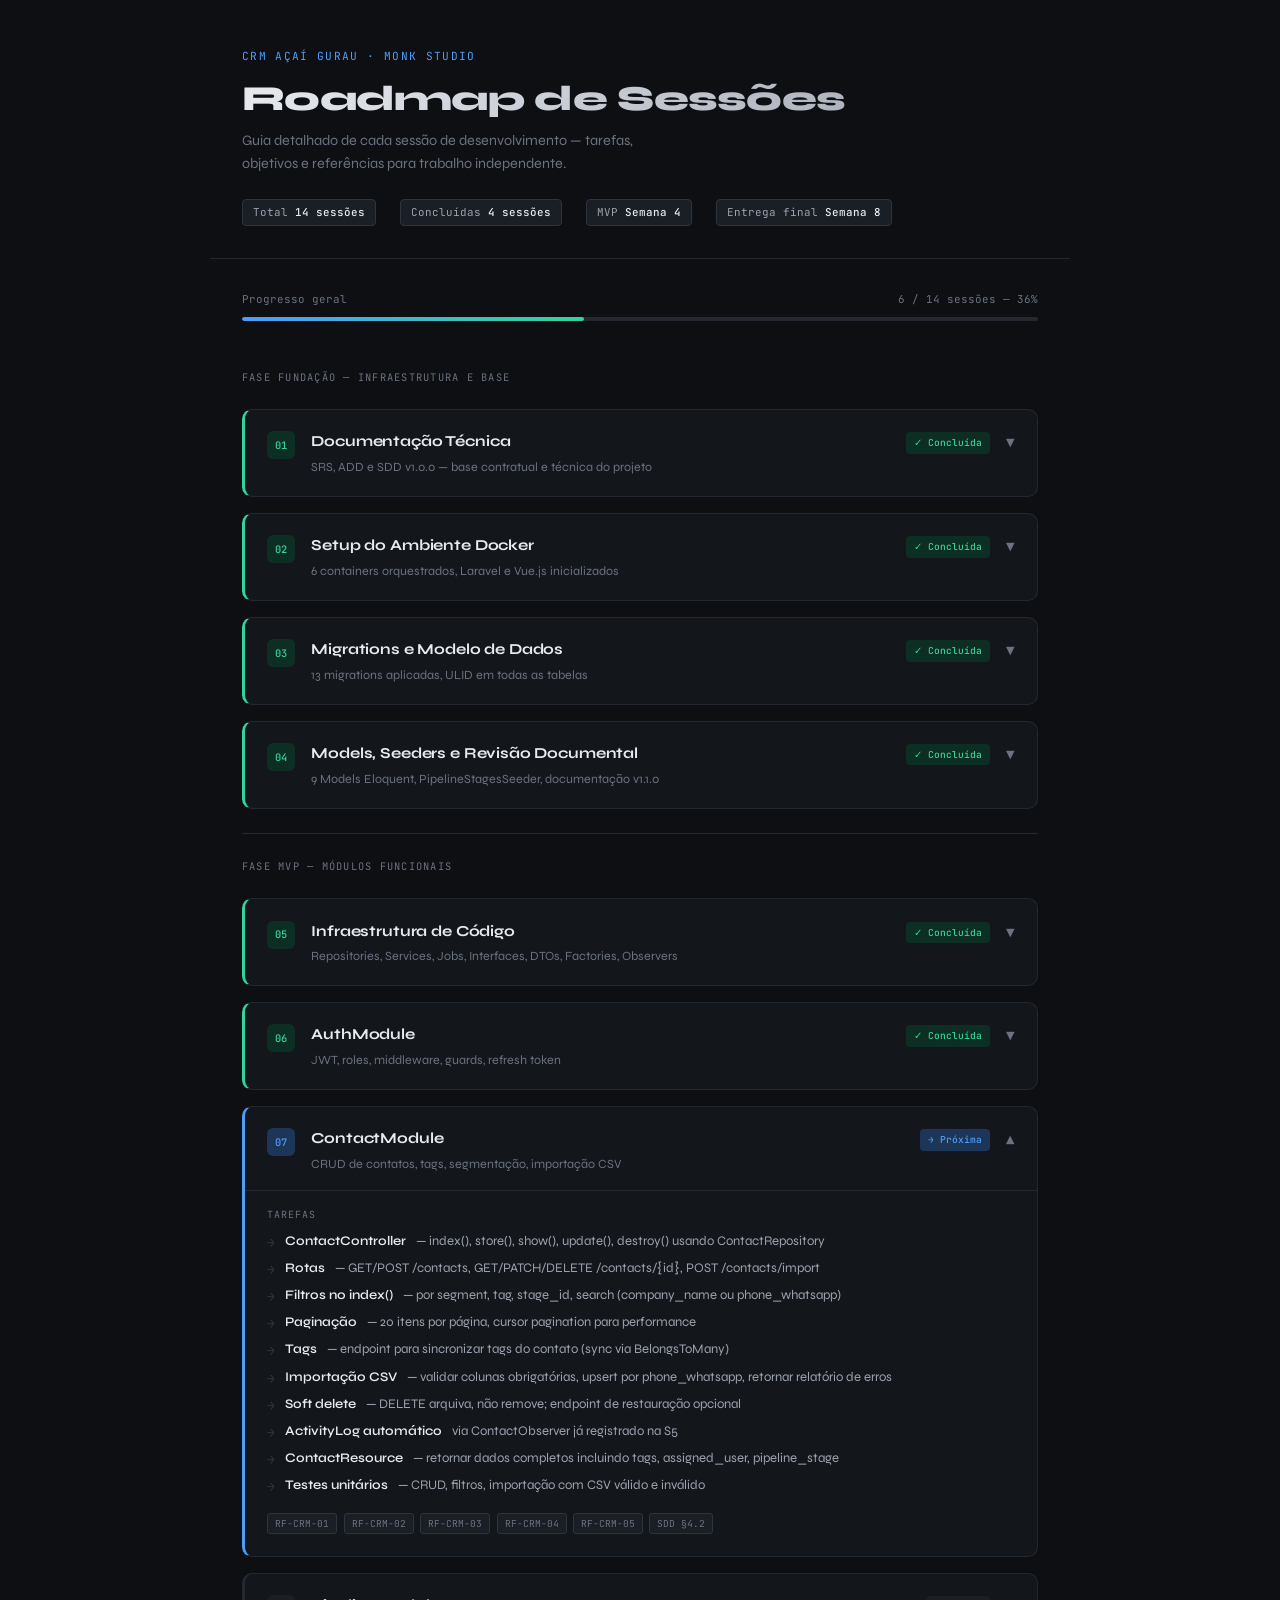
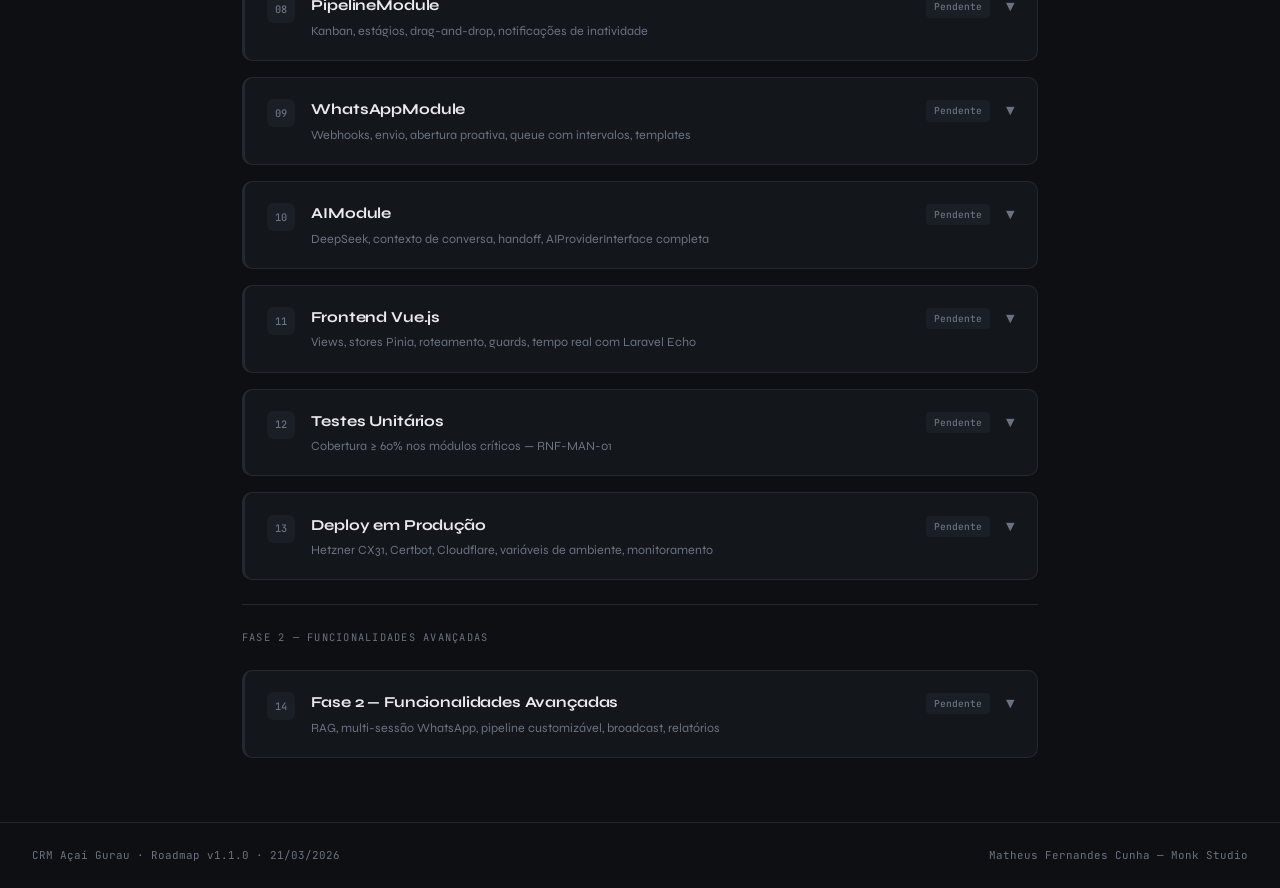
<file: doc/roadmap.html>
<!DOCTYPE html>
<html lang="pt-BR">
<head>
<meta charset="UTF-8">
<meta name="viewport" content="width=device-width, initial-scale=1.0">
<title>Roadmap de Sessões — CRM Açaí Gurau</title>
<link href="https://fonts.googleapis.com/css2?family=Syne:wght@400;500;600;700;800&family=JetBrains+Mono:wght@400;500&display=swap" rel="stylesheet">
<style>
*, *::before, *::after { box-sizing: border-box; margin: 0; padding: 0; }

:root {
  --bg: #0d0f12;
  --surface: #13161b;
  --surface-2: #1a1e25;
  --border: #242830;
  --border-light: #2e3340;
  --text: #e8eaf0;
  --text-muted: #6b7280;
  --text-dim: #9ca3af;
  --accent: #4f9cf9;
  --accent-dim: #1d3557;
  --green: #34d399;
  --green-dim: #0d2e22;
  --amber: #fbbf24;
  --amber-dim: #2d1f07;
  --red: #f87171;
  --red-dim: #2d0f0f;
  --purple: #a78bfa;
  --purple-dim: #1e1530;
  --sans: 'Syne', system-ui, sans-serif;
  --mono: 'JetBrains Mono', monospace;
}

body {
  font-family: var(--sans);
  background: var(--bg);
  color: var(--text);
  min-height: 100vh;
  line-height: 1.6;
}

/* HEADER */
.header {
  padding: 3rem 2rem 2rem;
  max-width: 860px;
  margin: 0 auto;
  border-bottom: 1px solid var(--border);
}
.header-eyebrow {
  font-family: var(--mono);
  font-size: 0.7rem;
  color: var(--accent);
  letter-spacing: 0.12em;
  text-transform: uppercase;
  margin-bottom: 0.8rem;
}
.header-title {
  font-size: 2.2rem;
  font-weight: 800;
  letter-spacing: -0.02em;
  line-height: 1.15;
  margin-bottom: 0.6rem;
  background: linear-gradient(135deg, var(--text) 0%, var(--text-dim) 100%);
  -webkit-background-clip: text;
  -webkit-text-fill-color: transparent;
  background-clip: text;
}
.header-sub {
  font-size: 0.9rem;
  color: var(--text-muted);
  max-width: 55ch;
  font-weight: 400;
}
.header-meta {
  display: flex;
  gap: 1.5rem;
  margin-top: 1.5rem;
  flex-wrap: wrap;
}
.meta-pill {
  font-family: var(--mono);
  font-size: 0.68rem;
  padding: 4px 10px;
  border-radius: 4px;
  background: var(--surface-2);
  border: 1px solid var(--border-light);
  color: var(--text-dim);
}
.meta-pill span { color: var(--text); font-weight: 500; }

/* PROGRESS BAR */
.progress-wrap {
  max-width: 860px;
  margin: 2rem auto 0;
  padding: 0 2rem;
}
.progress-label {
  font-family: var(--mono);
  font-size: 0.68rem;
  color: var(--text-muted);
  margin-bottom: 0.5rem;
  display: flex;
  justify-content: space-between;
}
.progress-bar {
  height: 4px;
  background: var(--border);
  border-radius: 4px;
  overflow: hidden;
}
.progress-fill {
  height: 100%;
  width: 43%;
  background: linear-gradient(90deg, var(--accent), var(--green));
  border-radius: 4px;
  transition: width 0.6s ease;
}

/* MAIN */
.main {
  max-width: 860px;
  margin: 0 auto;
  padding: 2.5rem 2rem 4rem;
  display: flex;
  flex-direction: column;
  gap: 1rem;
}

/* PHASE LABEL */
.phase-label {
  font-family: var(--mono);
  font-size: 0.65rem;
  letter-spacing: 0.12em;
  text-transform: uppercase;
  color: var(--text-muted);
  padding: 1.5rem 0 0.5rem;
  border-top: 1px solid var(--border);
  margin-top: 0.5rem;
}
.phase-label:first-child { border-top: none; padding-top: 0; }

/* SESSION CARD */
.session {
  background: var(--surface);
  border: 1px solid var(--border);
  border-radius: 10px;
  overflow: hidden;
  transition: border-color 0.2s;
}
.session:hover { border-color: var(--border-light); }

.session-header {
  display: flex;
  align-items: flex-start;
  gap: 1rem;
  padding: 1.2rem 1.4rem;
  cursor: pointer;
  user-select: none;
}
.session-num {
  font-family: var(--mono);
  font-size: 0.65rem;
  font-weight: 500;
  min-width: 28px;
  height: 28px;
  display: flex;
  align-items: center;
  justify-content: center;
  border-radius: 6px;
  flex-shrink: 0;
  margin-top: 2px;
}
.session-info { flex: 1; }
.session-title {
  font-size: 0.95rem;
  font-weight: 700;
  color: var(--text);
  margin-bottom: 0.2rem;
  letter-spacing: -0.01em;
}
.session-desc {
  font-size: 0.78rem;
  color: var(--text-muted);
  font-weight: 400;
}
.session-badge {
  font-family: var(--mono);
  font-size: 0.6rem;
  padding: 3px 8px;
  border-radius: 4px;
  flex-shrink: 0;
  margin-top: 3px;
  font-weight: 500;
}

/* STATUS COLORS */
.s-done   .session-num { background: var(--green-dim); color: var(--green); }
.s-done   .session-badge { background: var(--green-dim); color: var(--green); }
.s-done   { border-left: 3px solid var(--green); }

.s-next   .session-num { background: var(--accent-dim); color: var(--accent); }
.s-next   .session-badge { background: var(--accent-dim); color: var(--accent); }
.s-next   { border-left: 3px solid var(--accent); }

.s-pending .session-num { background: var(--surface-2); color: var(--text-muted); }
.s-pending .session-badge { background: var(--surface-2); color: var(--text-muted); }
.s-pending { border-left: 3px solid var(--border); }

/* SESSION BODY */
.session-body {
  padding: 0 1.4rem 1.4rem 1.4rem;
  border-top: 1px solid var(--border);
  display: none;
}
.session.open .session-body { display: block; }
.session.open .session-header { padding-bottom: 1rem; }

.tasks-title {
  font-family: var(--mono);
  font-size: 0.62rem;
  letter-spacing: 0.1em;
  text-transform: uppercase;
  color: var(--text-muted);
  margin: 1rem 0 0.6rem;
}

.task-list {
  list-style: none;
  display: flex;
  flex-direction: column;
  gap: 0.4rem;
}
.task-list li {
  display: flex;
  align-items: flex-start;
  gap: 0.6rem;
  font-size: 0.82rem;
  color: var(--text-dim);
  line-height: 1.5;
}
.task-list li::before {
  content: '→';
  font-family: var(--mono);
  color: var(--border-light);
  flex-shrink: 0;
  margin-top: 1px;
}
.task-list li strong {
  color: var(--text);
  font-weight: 600;
}

.refs {
  display: flex;
  flex-wrap: wrap;
  gap: 0.4rem;
  margin-top: 1rem;
}
.ref-tag {
  font-family: var(--mono);
  font-size: 0.6rem;
  padding: 2px 7px;
  border-radius: 3px;
  background: var(--surface-2);
  border: 1px solid var(--border-light);
  color: var(--text-muted);
}

.note-box {
  margin-top: 1rem;
  padding: 0.7rem 1rem;
  background: var(--amber-dim);
  border: 1px solid #3d2a08;
  border-radius: 6px;
  font-size: 0.78rem;
  color: var(--amber);
  line-height: 1.5;
}
.note-box.info {
  background: var(--accent-dim);
  border-color: #1e3a5f;
  color: #93c5fd;
}

/* TOGGLE ARROW */
.toggle-arrow {
  font-size: 0.7rem;
  color: var(--text-muted);
  margin-top: 5px;
  flex-shrink: 0;
  transition: transform 0.2s;
}
.session.open .toggle-arrow { transform: rotate(180deg); }

/* FOOTER */
footer {
  border-top: 1px solid var(--border);
  padding: 1.5rem 2rem;
  font-family: var(--mono);
  font-size: 0.68rem;
  color: var(--text-muted);
  display: flex;
  justify-content: space-between;
  max-width: 100%;
}

@media (max-width: 640px) {
  .header-title { font-size: 1.6rem; }
  .session-header { flex-wrap: wrap; }
}
</style>
</head>
<body>

<div class="header">
  <div class="header-eyebrow">CRM Açaí Gurau · Monk Studio</div>
  <h1 class="header-title">Roadmap de Sessões</h1>
  <p class="header-sub">Guia detalhado de cada sessão de desenvolvimento — tarefas, objetivos e referências para trabalho independente.</p>
  <div class="header-meta">
    <div class="meta-pill">Total <span>14 sessões</span></div>
    <div class="meta-pill">Concluídas <span>4 sessões</span></div>
    <div class="meta-pill">MVP <span>Semana 4</span></div>
    <div class="meta-pill">Entrega final <span>Semana 8</span></div>
  </div>
</div>

<div class="progress-wrap">
  <div class="progress-label">
    <span>Progresso geral</span>
    <span>6 / 14 sessões — 36%</span>
  </div>
  <div class="progress-bar"><div class="progress-fill"></div></div>
</div>

<div class="main">

  <!-- FASE FUNDAÇÃO -->
  <div class="phase-label">Fase Fundação — Infraestrutura e Base</div>

  <!-- S1 -->
  <div class="session s-done">
    <div class="session-header" onclick="toggle(this)">
      <div class="session-num">01</div>
      <div class="session-info">
        <div class="session-title">Documentação Técnica</div>
        <div class="session-desc">SRS, ADD e SDD v1.0.0 — base contratual e técnica do projeto</div>
      </div>
      <div class="session-badge">✓ Concluída</div>
      <div class="toggle-arrow">▼</div>
    </div>
    <div class="session-body">
      <div class="tasks-title">O que foi feito</div>
      <ul class="task-list">
        <li>SRS-AG-001 v1.0.0 — 21 RFs, 10 RNFs, critérios de aceite Fase 1 e 2</li>
        <li>ADD-AG-001 v1.0.0 — C4 L1-L3, 4 ADRs, viewpoints de contexto/containers/componentes/implantação</li>
        <li>SDD-AG-001 v1.0.0 — modelo de dados, contratos de API, fluxos WhatsApp + IA, padrões</li>
      </ul>
      <div class="refs">
        <span class="ref-tag">SRS v1.1.0</span>
        <span class="ref-tag">ADD v1.1.0</span>
        <span class="ref-tag">SDD v1.1.0</span>
      </div>
    </div>
  </div>

  <!-- S2 -->
  <div class="session s-done">
    <div class="session-header" onclick="toggle(this)">
      <div class="session-num">02</div>
      <div class="session-info">
        <div class="session-title">Setup do Ambiente Docker</div>
        <div class="session-desc">6 containers orquestrados, Laravel e Vue.js inicializados</div>
      </div>
      <div class="session-badge">✓ Concluída</div>
      <div class="toggle-arrow">▼</div>
    </div>
    <div class="session-body">
      <div class="tasks-title">O que foi feito</div>
      <ul class="task-list">
        <li><strong>docker-compose.yml</strong> — nginx, crm-api, crm-worker, mysql, redis, evolution-api</li>
        <li><strong>Dockerfile</strong> — PHP 8.4 Alpine para crm-api e crm-worker</li>
        <li><strong>entrypoint.sh</strong> — loop de espera MySQL + migrations + seeders automáticos</li>
        <li><strong>Laravel 11</strong> criado em crm-api/ + <strong>Vue.js 3 + Vite</strong> em crm-frontend/</li>
        <li>Bancos separados: crm_acai (Laravel) e evolution_db (Evolution API)</li>
      </ul>
    </div>
  </div>

  <!-- S3 -->
  <div class="session s-done">
    <div class="session-header" onclick="toggle(this)">
      <div class="session-num">03</div>
      <div class="session-info">
        <div class="session-title">Migrations e Modelo de Dados</div>
        <div class="session-desc">13 migrations aplicadas, ULID em todas as tabelas</div>
      </div>
      <div class="session-badge">✓ Concluída</div>
      <div class="toggle-arrow">▼</div>
    </div>
    <div class="session-body">
      <div class="tasks-title">O que foi feito</div>
      <ul class="task-list">
        <li>Migrations: users, pipeline_stages, tags, contacts, contact_tag, pipeline_items, messages, conversations, ai_sessions, activity_logs</li>
        <li>ULID como primary key em todas as tabelas</li>
        <li>Tabela <strong>conversations</strong> adicionada — não estava no SDD original</li>
        <li><strong>conversation_id</strong> em messages, <strong>user_id</strong> em activity_logs</li>
      </ul>
    </div>
  </div>

  <!-- S4 -->
  <div class="session s-done">
    <div class="session-header" onclick="toggle(this)">
      <div class="session-num">04</div>
      <div class="session-info">
        <div class="session-title">Models, Seeders e Revisão Documental</div>
        <div class="session-desc">9 Models Eloquent, PipelineStagesSeeder, documentação v1.1.0</div>
      </div>
      <div class="session-badge">✓ Concluída</div>
      <div class="toggle-arrow">▼</div>
    </div>
    <div class="session-body">
      <div class="tasks-title">O que foi feito</div>
      <ul class="task-list">
        <li>Models: User, PipelineStage, Tag, Contact, PipelineItem, Message, Conversation, AiSession, ActivityLog</li>
        <li>HasUlids, SoftDeletes, casts, helpers e relacionamentos em todos</li>
        <li>PipelineStagesSeeder com 6 estágios padrão + DatabaseSeeder</li>
        <li>Documentação revisada: SRS, ADD, SDD e index.html → v1.1.0</li>
        <li>Novos requisitos formalizados: RF-WA-06, RF-WA-07, RF-WA-08, RF-WA-09</li>
        <li>ADR-005 (Conversation) e ADR-006 (queue com intervalos aleatórios) registrados</li>
      </ul>
    </div>
  </div>

  <!-- FASE MVP -->
  <div class="phase-label">Fase MVP — Módulos Funcionais</div>

  <!-- S5 -->
  <div class="session s-done">
    <div class="session-header" onclick="toggle(this)">
      <div class="session-num">05</div>
      <div class="session-info">
        <div class="session-title">Infraestrutura de Código</div>
        <div class="session-desc">Repositories, Services, Jobs, Interfaces, DTOs, Factories, Observers</div>
      </div>
      <div class="session-badge">✓ Concluída</div>
      <div class="toggle-arrow">▼</div>
    </div>
    <div class="session-body">
      <div class="tasks-title">Tarefas</div>
      <ul class="task-list">
        <li><strong>Estrutura de pastas</strong> — criar app/Services/, app/Repositories/, app/Jobs/, app/Integrations/AI/</li>
        <li><strong>RepositoryInterface</strong> — contrato base com métodos find, findAll, create, update, delete</li>
        <li><strong>Repositories concretos</strong> — ContactRepository, PipelineItemRepository, MessageRepository, ConversationRepository</li>
        <li><strong>AIProviderInterface</strong> — métodos complete(), buildPrompt(), estimateTokens() — conforme SDD §5.4</li>
        <li><strong>DeepSeekProvider</strong> — implementação stub de AIProviderInterface (sem lógica, só estrutura)</li>
        <li><strong>Binding no AppServiceProvider</strong> — AIProviderInterface::class → DeepSeekProvider::class</li>
        <li><strong>Jobs stub</strong> — ProcessWhatsAppWebhook, CallAIResponse, ScheduleFirstMessage, SendNotification (classes vazias com handle())</li>
        <li><strong>Form Requests</strong> — StoreContactRequest, UpdateContactRequest, StorePipelineItemRequest (com regras de validação)</li>
        <li><strong>API Resources</strong> — ContactResource, MessageResource, PipelineItemResource, ConversationResource</li>
        <li><strong>Factories</strong> — UserFactory, ContactFactory, PipelineItemFactory, MessageFactory, ConversationFactory (para testes)</li>
        <li><strong>ContactObserver</strong> — dispara ActivityLog em created, updated, deleted</li>
        <li><strong>PipelineItemObserver</strong> — dispara ActivityLog em created, updated (especialmente stage_id changed)</li>
        <li><strong>Registrar Observers</strong> no AppServiceProvider ou EventServiceProvider</li>
      </ul>
      <div class="refs">
        <span class="ref-tag">SDD §2.1 estrutura de pastas</span>
        <span class="ref-tag">SDD §5.4 AIProviderInterface</span>
        <span class="ref-tag">SDD §8 padrões Repository, Observer, DTO</span>
        <span class="ref-tag">SRS RNF-MAN-01 cobertura ≥60%</span>
      </div>
      <div class="note-box info">Essa sessão não entrega funcionalidade visível — entrega a fundação que torna todas as próximas sessões mais rápidas e testáveis. Não pule.</div>
    </div>
  </div>

  <!-- S6 -->
  <div class="session s-done">
    <div class="session-header" onclick="toggle(this)">
      <div class="session-num">06</div>
      <div class="session-info">
        <div class="session-title">AuthModule</div>
        <div class="session-desc">JWT, roles, middleware, guards, refresh token</div>
      </div>
      <div class="session-badge">✓ Concluída</div>
      <div class="toggle-arrow">▼</div>
    </div>
    <div class="session-body">
      <div class="tasks-title">Tarefas</div>
      <ul class="task-list">
        <li><strong>Instalar</strong> tymon/jwt-auth ou Laravel Sanctum com JWT — definir pacote</li>
        <li><strong>AuthController</strong> — login(), logout(), refresh() com JWT access + refresh token</li>
        <li><strong>Rotas</strong> — POST /api/v1/auth/login, /refresh, /logout (sem middleware auth)</li>
        <li><strong>Middleware de role</strong> — CheckRole middleware verificando $user->role contra roles permitidos na rota</li>
        <li><strong>Guards no AppServiceProvider</strong> — Gates para admin, agent, viewer</li>
        <li><strong>Expiração de sessão</strong> — 8h conforme RF-AUTH-03</li>
        <li><strong>HttpOnly cookie</strong> no frontend para armazenar tokens conforme SDD §7</li>
        <li><strong>Heartbeat de presença</strong> — endpoint PATCH /api/v1/auth/heartbeat atualiza users.is_online e last_seen_at (chamado a cada 30s pelo frontend)</li>
        <li><strong>Testes unitários</strong> — login com credenciais válidas/inválidas, expiração, acesso por role</li>
      </ul>
      <div class="refs">
        <span class="ref-tag">RF-AUTH-01</span>
        <span class="ref-tag">RF-AUTH-02</span>
        <span class="ref-tag">RF-AUTH-03</span>
        <span class="ref-tag">SDD §7 segurança</span>
        <span class="ref-tag">ADD §6 AuthModule</span>
      </div>
    </div>
  </div>

  <!-- S7 -->
  <div class="session s-next">
    <div class="session-header" onclick="toggle(this)">
      <div class="session-num">07</div>
      <div class="session-info">
        <div class="session-title">ContactModule</div>
        <div class="session-desc">CRUD de contatos, tags, segmentação, importação CSV</div>
      </div>
      <div class="session-badge">→ Próxima</div>
      <div class="toggle-arrow">▼</div>
    </div>
    <div class="session-body">
      <div class="tasks-title">Tarefas</div>
      <ul class="task-list">
        <li><strong>ContactController</strong> — index(), store(), show(), update(), destroy() usando ContactRepository</li>
        <li><strong>Rotas</strong> — GET/POST /contacts, GET/PATCH/DELETE /contacts/{id}, POST /contacts/import</li>
        <li><strong>Filtros no index()</strong> — por segment, tag, stage_id, search (company_name ou phone_whatsapp)</li>
        <li><strong>Paginação</strong> — 20 itens por página, cursor pagination para performance</li>
        <li><strong>Tags</strong> — endpoint para sincronizar tags do contato (sync via BelongsToMany)</li>
        <li><strong>Importação CSV</strong> — validar colunas obrigatórias, upsert por phone_whatsapp, retornar relatório de erros</li>
        <li><strong>Soft delete</strong> — DELETE arquiva, não remove; endpoint de restauração opcional</li>
        <li><strong>ActivityLog automático</strong> via ContactObserver já registrado na S5</li>
        <li><strong>ContactResource</strong> — retornar dados completos incluindo tags, assigned_user, pipeline_stage</li>
        <li><strong>Testes unitários</strong> — CRUD, filtros, importação com CSV válido e inválido</li>
      </ul>
      <div class="refs">
        <span class="ref-tag">RF-CRM-01</span>
        <span class="ref-tag">RF-CRM-02</span>
        <span class="ref-tag">RF-CRM-03</span>
        <span class="ref-tag">RF-CRM-04</span>
        <span class="ref-tag">RF-CRM-05</span>
        <span class="ref-tag">SDD §4.2</span>
      </div>
    </div>
  </div>

  <!-- S8 -->
  <div class="session s-pending">
    <div class="session-header" onclick="toggle(this)">
      <div class="session-num">08</div>
      <div class="session-info">
        <div class="session-title">PipelineModule</div>
        <div class="session-desc">Kanban, estágios, drag-and-drop, notificações de inatividade</div>
      </div>
      <div class="session-badge">Pendente</div>
      <div class="toggle-arrow">▼</div>
    </div>
    <div class="session-body">
      <div class="tasks-title">Tarefas</div>
      <ul class="task-list">
        <li><strong>PipelineController</strong> — index() retorna todos os estágios com oportunidades agrupadas (board view)</li>
        <li><strong>Rotas</strong> — GET /pipeline, POST /pipeline/items, PATCH /pipeline/items/{id}/stage, GET/POST /pipeline/stages</li>
        <li><strong>Mover estágio</strong> — PATCH /items/{id}/stage atualiza stage_id e last_moved_at, dispara ActivityLog</li>
        <li><strong>PipelineItemObserver</strong> — já criado na S5, verificar se está disparando ActivityLog corretamente</li>
        <li><strong>Notificação de inatividade</strong> — comando artisan ou Job agendado que busca pipeline_items com last_moved_at > N dias e dispara notificação interna via NotificationModule</li>
        <li><strong>N dias configurável</strong> — variável de ambiente ou config no banco</li>
        <li><strong>Testes unitários</strong> — criação de oportunidade, mudança de estágio, alerta de inatividade</li>
      </ul>
      <div class="refs">
        <span class="ref-tag">RF-PIPE-01</span>
        <span class="ref-tag">RF-PIPE-02</span>
        <span class="ref-tag">RF-PIPE-04</span>
        <span class="ref-tag">SDD §4.4</span>
        <span class="ref-tag">SDD §3.2 índices</span>
      </div>
    </div>
  </div>

  <!-- S9 -->
  <div class="session s-pending">
    <div class="session-header" onclick="toggle(this)">
      <div class="session-num">09</div>
      <div class="session-info">
        <div class="session-title">WhatsAppModule</div>
        <div class="session-desc">Webhooks, envio, abertura proativa, queue com intervalos, templates</div>
      </div>
      <div class="session-badge">Pendente</div>
      <div class="toggle-arrow">▼</div>
    </div>
    <div class="session-body">
      <div class="tasks-title">Tarefas</div>
      <ul class="task-list">
        <li><strong>EvolutionApiClient</strong> — wrapper HTTP para a Evolution API (enviar mensagem, verificar sessão)</li>
        <li><strong>Webhook endpoint</strong> — POST /webhooks/whatsapp com validação HMAC-SHA256</li>
        <li><strong>ProcessWhatsAppWebhook Job</strong> — lookup por phone_whatsapp, cria contato se não existe, salva Message, broadcast Redis, verifica AiSession</li>
        <li><strong>Envio de mensagem</strong> — POST /contacts/{id}/messages chama EvolutionApiClient e salva Message (direction: out)</li>
        <li><strong>Abertura proativa</strong> — POST /contacts/{id}/conversations cria Conversation + AiSession + agenda ScheduleFirstMessage</li>
        <li><strong>Cálculo de horário</strong> — dentro do horário comercial? Agora + 20min. Fora? Próximo dia útil 9h</li>
        <li><strong>Queue com offset aleatório</strong> — em lote, acumular rand(30,90)s entre contatos (ADR-006)</li>
        <li><strong>ScheduleFirstMessage Job</strong> — verifica AiSession ativa, busca template, chama AIModule, envia via EvolutionApiClient</li>
        <li><strong>Cancelar disparo</strong> — DELETE /contacts/{id}/scheduled/{jobId} remove job da fila Redis</li>
        <li><strong>TemplateModule</strong> — CRUD de templates em /settings/templates (role: admin para escrita)</li>
        <li><strong>Testes unitários</strong> — recebimento de webhook, criação de lead automático, validação HMAC</li>
      </ul>
      <div class="refs">
        <span class="ref-tag">RF-WA-01</span>
        <span class="ref-tag">RF-WA-02</span>
        <span class="ref-tag">RF-WA-03</span>
        <span class="ref-tag">RF-WA-06</span>
        <span class="ref-tag">RF-WA-07</span>
        <span class="ref-tag">RF-WA-08</span>
        <span class="ref-tag">SDD §5.1</span>
        <span class="ref-tag">SDD §5.3</span>
        <span class="ref-tag">ADD ADR-006</span>
      </div>
      <div class="note-box">Sessão mais complexa do MVP. Reserve tempo extra. O fluxo de abertura proativa tem muitas peças — teste cada etapa separadamente antes de integrar.</div>
    </div>
  </div>

  <!-- S10 -->
  <div class="session s-pending">
    <div class="session-header" onclick="toggle(this)">
      <div class="session-num">10</div>
      <div class="session-info">
        <div class="session-title">AIModule</div>
        <div class="session-desc">DeepSeek, contexto de conversa, handoff, AIProviderInterface completa</div>
      </div>
      <div class="session-badge">Pendente</div>
      <div class="toggle-arrow">▼</div>
    </div>
    <div class="session-body">
      <div class="tasks-title">Tarefas</div>
      <ul class="task-list">
        <li><strong>DeepSeekProvider completo</strong> — implementar complete(), buildPrompt(), estimateTokens() chamando a API DeepSeek</li>
        <li><strong>buildPrompt()</strong> — montar array de mensagens com system prompt (segmento do contato + comportamento) + histórico das últimas N mensagens</li>
        <li><strong>System prompt base</strong> — definir tom, restrições, objetivo comercial da Açaí Gurau (configurável via .env ou banco)</li>
        <li><strong>CallAIResponse Job</strong> — busca AiSession, monta prompt, chama DeepSeekProvider, salva Message (ai_generated: true), envia via EvolutionApiClient, atualiza context_json e token_count</li>
        <li><strong>Detecção de intenção de compra</strong> — RF-IA-02: identificar palavras-chave ou usar IA para classificar intenção e disparar notificação ao agente</li>
        <li><strong>Handoff</strong> — POST /contacts/{id}/ai/pause atualiza AiSession.status = paused; POST /ai/resume ativa novamente</li>
        <li><strong>Limite de contexto</strong> — controlar token_count e truncar histórico quando necessário para não exceder limite do modelo</li>
        <li><strong>LGPD</strong> — garantir que CNPJ e dados pessoais não estão no prompt (conforme SDD §7)</li>
        <li><strong>Testes unitários</strong> — buildPrompt com diferentes segmentos, handoff pause/resume, estimativa de tokens</li>
      </ul>
      <div class="refs">
        <span class="ref-tag">RF-IA-01</span>
        <span class="ref-tag">RF-IA-02</span>
        <span class="ref-tag">RF-IA-03</span>
        <span class="ref-tag">SDD §5.1</span>
        <span class="ref-tag">SDD §5.2</span>
        <span class="ref-tag">SDD §5.4</span>
        <span class="ref-tag">RNF-PER-03 &lt;5s</span>
        <span class="ref-tag">ADD ADR-003</span>
      </div>
    </div>
  </div>

  <!-- S11 -->
  <div class="session s-pending">
    <div class="session-header" onclick="toggle(this)">
      <div class="session-num">11</div>
      <div class="session-info">
        <div class="session-title">Frontend Vue.js</div>
        <div class="session-desc">Views, stores Pinia, roteamento, guards, tempo real com Laravel Echo</div>
      </div>
      <div class="session-badge">Pendente</div>
      <div class="toggle-arrow">▼</div>
    </div>
    <div class="session-body">
      <div class="tasks-title">Tarefas</div>
      <ul class="task-list">
        <li><strong>Vue Router</strong> — rotas conforme SDD §6.1 com guards de role (beforeEach verificando auth.store.role)</li>
        <li><strong>auth.store</strong> — login, logout, refresh automático, persistência do token em HttpOnly cookie</li>
        <li><strong>contacts.store</strong> — listagem paginada, filtros, contato selecionado, CRUD</li>
        <li><strong>chat.store</strong> — mensagens do contato ativo, envio, status da IA, fila de envio otimista</li>
        <li><strong>pipeline.store</strong> — estágios + oportunidades, drag-and-drop (usar @vueuse/gesture ou vue-draggable)</li>
        <li><strong>scheduled.store</strong> — lista de disparos agendados, cancelamento</li>
        <li><strong>notifications.store</strong> — notificações internas não lidas</li>
        <li><strong>Laravel Echo + Redis</strong> — instalar laravel-echo e pusher-js, conectar ao canal private-contact.{id}, atualizar chat.store em tempo real</li>
        <li><strong>Heartbeat</strong> — chamar PATCH /auth/heartbeat a cada 30s enquanto logado</li>
        <li><strong>Views principais</strong> — Login, ContactList, ContactDetail+Chat, PipelineKanban, Settings/Templates</li>
        <li><strong>Responsividade</strong> — breakpoint 768px+ conforme RNF-USA-01</li>
      </ul>
      <div class="refs">
        <span class="ref-tag">SDD §6.1 roteamento</span>
        <span class="ref-tag">SDD §6.2 tempo real</span>
        <span class="ref-tag">SDD §6.3 stores</span>
        <span class="ref-tag">RNF-USA-01</span>
        <span class="ref-tag">RNF-PER-02 &lt;2s</span>
      </div>
      <div class="note-box info">Instalar: npm install laravel-echo pusher-js @vueuse/core. Configurar BROADCAST_DRIVER=redis no .env do Laravel.</div>
    </div>
  </div>

  <!-- S12 -->
  <div class="session s-pending">
    <div class="session-header" onclick="toggle(this)">
      <div class="session-num">12</div>
      <div class="session-info">
        <div class="session-title">Testes Unitários</div>
        <div class="session-desc">Cobertura ≥ 60% nos módulos críticos — RNF-MAN-01</div>
      </div>
      <div class="session-badge">Pendente</div>
      <div class="toggle-arrow">▼</div>
    </div>
    <div class="session-body">
      <div class="tasks-title">Tarefas</div>
      <ul class="task-list">
        <li><strong>Configurar PHPUnit</strong> — banco de dados em memória (SQLite) para testes, factories já criadas na S5</li>
        <li><strong>AuthModule tests</strong> — login válido/inválido, expiração, acesso por role, refresh token</li>
        <li><strong>ContactModule tests</strong> — CRUD, filtros, importação CSV válida e inválida, soft delete</li>
        <li><strong>PipelineModule tests</strong> — criação de oportunidade, mudança de estágio, ActivityLog disparado, alerta de inatividade</li>
        <li><strong>WhatsAppModule tests</strong> — validação HMAC, criação automática de lead, envio de mensagem</li>
        <li><strong>AIModule tests</strong> — buildPrompt com diferentes segmentos, handoff pause/resume, dados LGPD fora do prompt</li>
        <li><strong>Medir cobertura</strong> — php artisan test --coverage, garantir ≥ 60% nos módulos acima</li>
      </ul>
      <div class="refs">
        <span class="ref-tag">RNF-MAN-01 ≥60%</span>
        <span class="ref-tag">SRS §7.2 critérios Fase 2</span>
      </div>
    </div>
  </div>

  <!-- S13 -->
  <div class="session s-pending">
    <div class="session-header" onclick="toggle(this)">
      <div class="session-num">13</div>
      <div class="session-info">
        <div class="session-title">Deploy em Produção</div>
        <div class="session-desc">Hetzner CX31, Certbot, Cloudflare, variáveis de ambiente, monitoramento</div>
      </div>
      <div class="session-badge">Pendente</div>
      <div class="toggle-arrow">▼</div>
    </div>
    <div class="session-body">
      <div class="tasks-title">Tarefas</div>
      <ul class="task-list">
        <li><strong>Provisionar VPS</strong> — Hetzner CX31, Ubuntu 24.04, instalar Docker + Docker Compose</li>
        <li><strong>Configurar DNS</strong> — Cloudflare apontando para IP do VPS, proxy ativo</li>
        <li><strong>SSL</strong> — Certbot + Let's Encrypt, renovação automática via cron</li>
        <li><strong>Variáveis de ambiente</strong> — .env de produção com todas as chaves (DeepSeek, Evolution API, JWT secret, HMAC secret)</li>
        <li><strong>Build do frontend</strong> — npm run build, copiar dist/ para volume do nginx</li>
        <li><strong>docker compose up -d</strong> — verificar todos os containers healthy</li>
        <li><strong>Backup automático</strong> — ativar Hetzner Backup (snapshots diários, retenção 7 dias)</li>
        <li><strong>Verificar RNFs</strong> — performance (p95 &lt;300ms), disponibilidade, HTTPS, bcrypt, LGPD</li>
        <li><strong>Sessão de treinamento</strong> — mín. 2h com o time da Açaí Gurau (critério de aceite Fase 2)</li>
      </ul>
      <div class="refs">
        <span class="ref-tag">ADD §7.1 infraestrutura</span>
        <span class="ref-tag">ADD §7.2 Docker Compose</span>
        <span class="ref-tag">RNF-SEG-01 HTTPS</span>
        <span class="ref-tag">RNF-DIS-01 99% uptime</span>
        <span class="ref-tag">SRS §7.2 critérios Fase 2</span>
      </div>
      <div class="note-box">Nunca commitar o .env de produção no repositório. Usar secrets do servidor ou variáveis do CI/CD.</div>
    </div>
  </div>

  <!-- FASE 2 -->
  <div class="phase-label">Fase 2 — Funcionalidades Avançadas</div>

  <!-- S14 -->
  <div class="session s-pending">
    <div class="session-header" onclick="toggle(this)">
      <div class="session-num">14</div>
      <div class="session-info">
        <div class="session-title">Fase 2 — Funcionalidades Avançadas</div>
        <div class="session-desc">RAG, multi-sessão WhatsApp, pipeline customizável, broadcast, relatórios</div>
      </div>
      <div class="session-badge">Pendente</div>
      <div class="toggle-arrow">▼</div>
    </div>
    <div class="session-body">
      <div class="tasks-title">Tarefas</div>
      <ul class="task-list">
        <li><strong>RAG (RF-IA-04)</strong> — implementar busca semântica no histórico de conversas anteriores, injetar contexto relevante no prompt de nova sessão</li>
        <li><strong>Multi-sessão WhatsApp (RF-WA-04)</strong> — suporte a múltiplos números simultâneos na Evolution API, seleção de sessão no envio</li>
        <li><strong>Pipeline customizável (RF-PIPE-03)</strong> — CRUD de estágios, reordenação por drag-and-drop, POST /pipeline/stages</li>
        <li><strong>Automação de estágios (RF-PIPE-05)</strong> — regras baseadas em eventos (ex: mensagem recebida → avança para Contato Realizado)</li>
        <li><strong>Broadcast (RF-WA-09)</strong> — seleção de segmento, disparo em massa com queue e rate limit, relatório de entrega</li>
        <li><strong>Dashboard e KPIs (RF-REL-01)</strong> — total de leads, taxa de conversão, mensagens, oportunidades por estágio</li>
        <li><strong>Relatório de funil (RF-REL-02)</strong> — taxa de avanço entre estágios</li>
        <li><strong>Filtros por período (RF-REL-03)</strong> — 7d, 30d, 90d, personalizado</li>
        <li><strong>Configuração de bot por segmento (RF-IA-05)</strong> — comportamento diferente para distribuidor, revenda, PDV</li>
      </ul>
      <div class="refs">
        <span class="ref-tag">RF-IA-04 RAG</span>
        <span class="ref-tag">RF-WA-04</span>
        <span class="ref-tag">RF-WA-09</span>
        <span class="ref-tag">RF-PIPE-03</span>
        <span class="ref-tag">RF-PIPE-05</span>
        <span class="ref-tag">RF-REL-01</span>
        <span class="ref-tag">RF-REL-02</span>
        <span class="ref-tag">RF-REL-03</span>
        <span class="ref-tag">RF-IA-05</span>
      </div>
      <div class="note-box info">Essa sessão pode ser quebrada em múltiplas sessões menores conforme o tempo disponível após o MVP.</div>
    </div>
  </div>

</div>

<footer>
  <span>CRM Açaí Gurau · Roadmap v1.1.0 · 21/03/2026</span>
  <span>Matheus Fernandes Cunha — Monk Studio</span>
</footer>

<script>
function toggle(header) {
  const session = header.parentElement;
  session.classList.toggle('open');
}

// Abrir a próxima sessão por padrão
document.addEventListener('DOMContentLoaded', () => {
  const next = document.querySelector('.s-next');
  if (next) next.classList.add('open');
});
</script>

</body>
</html>
</file>
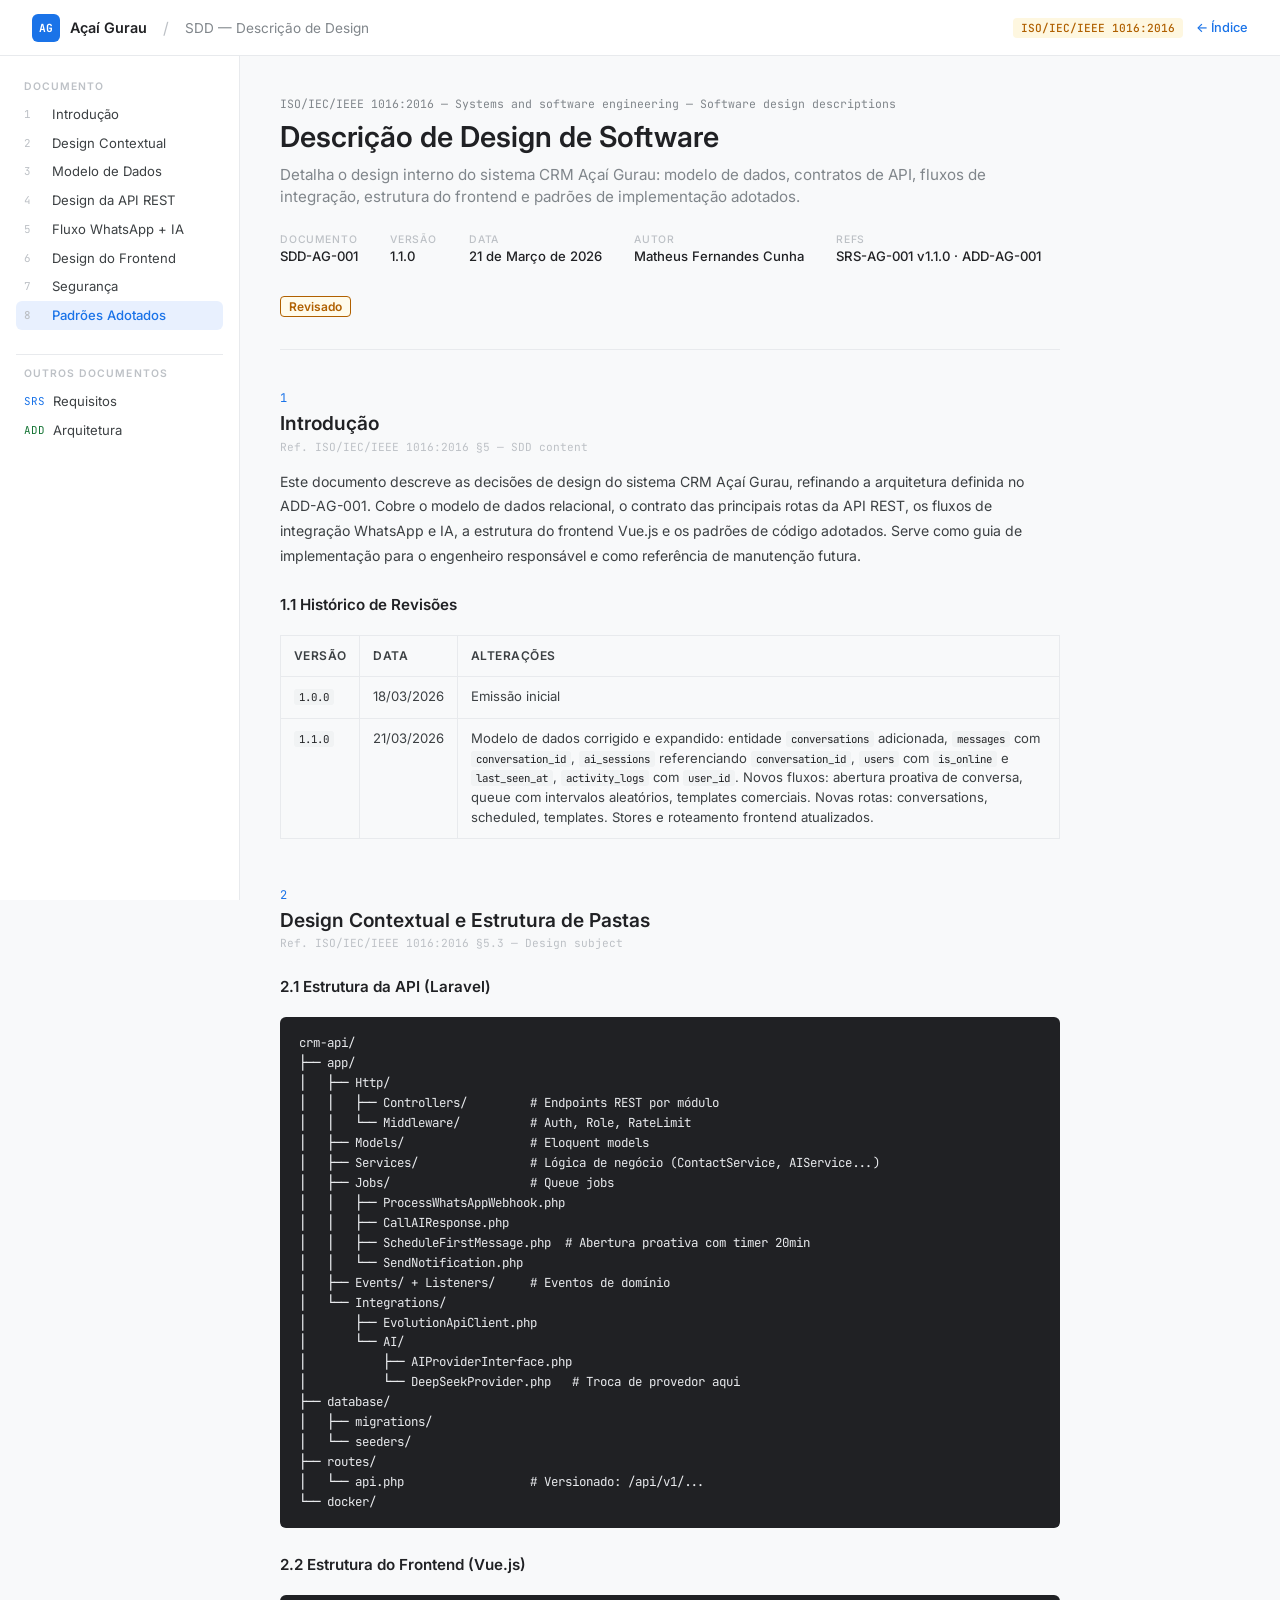
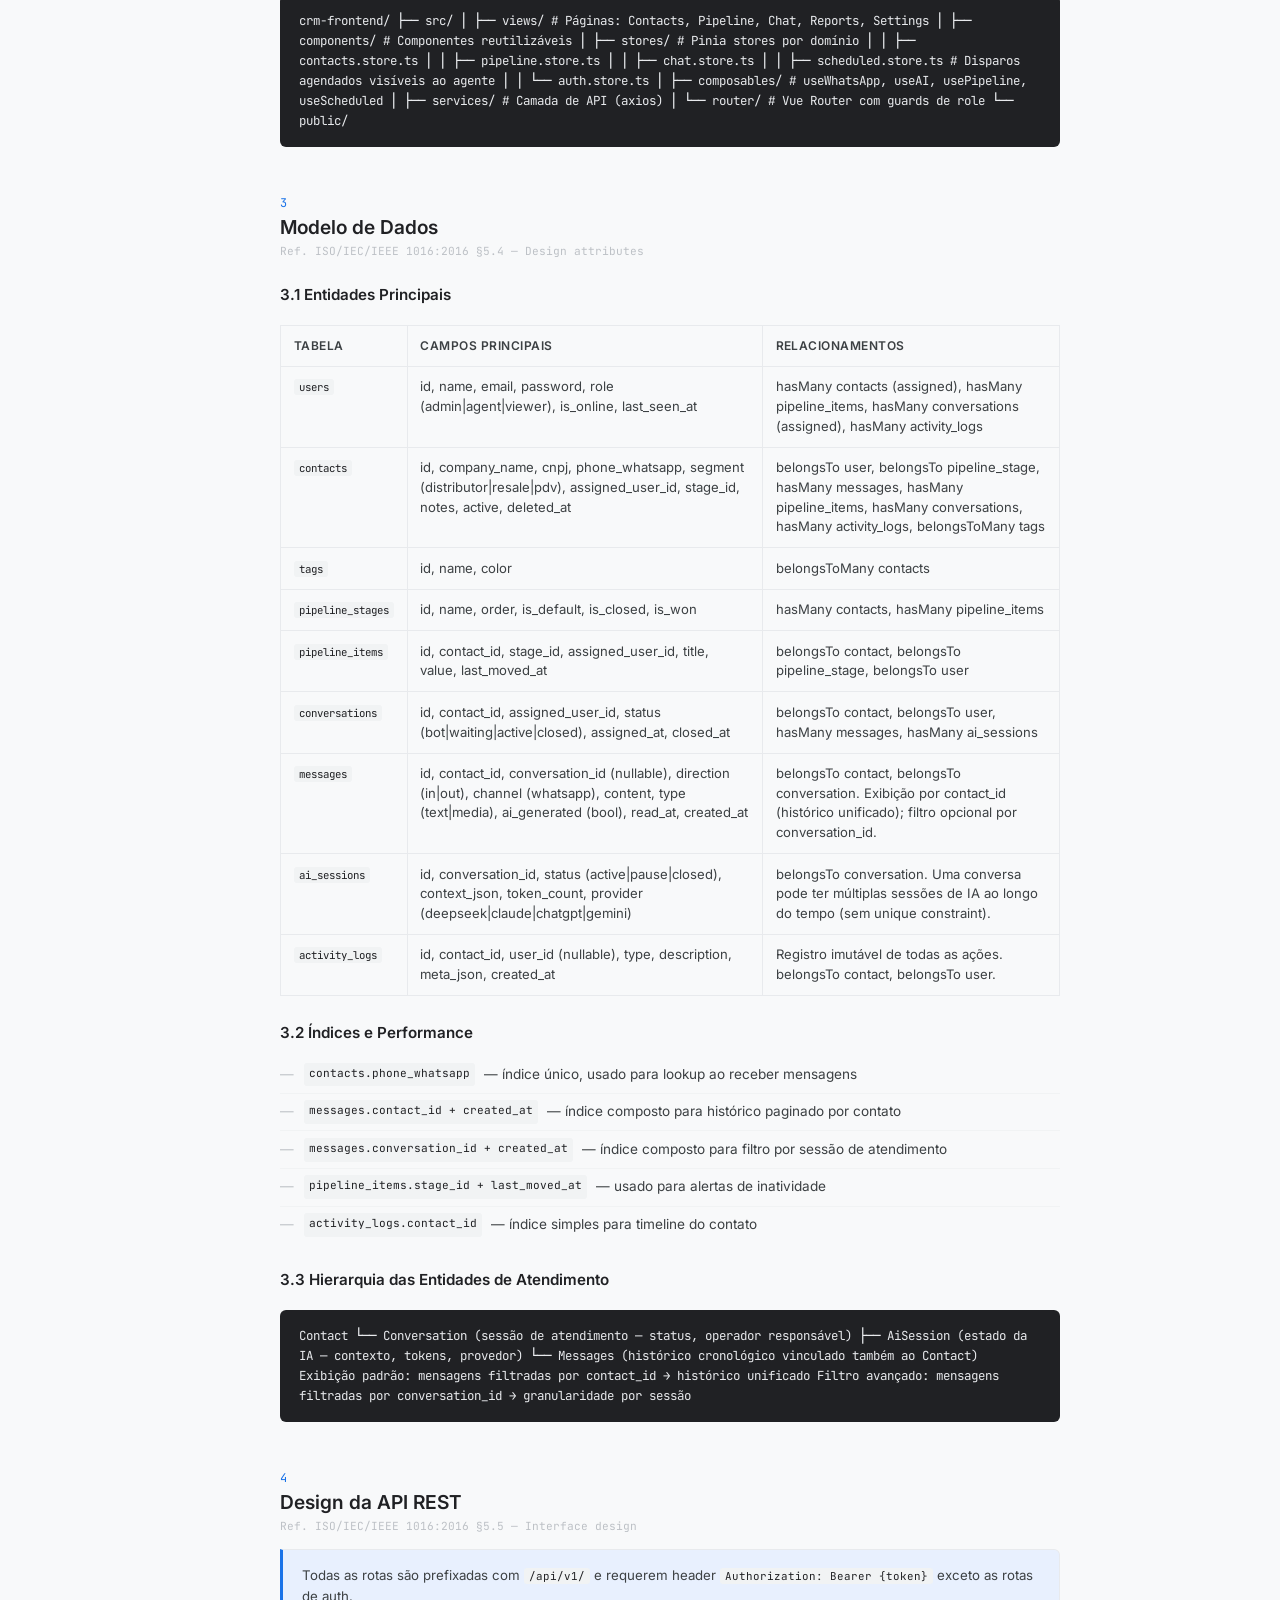
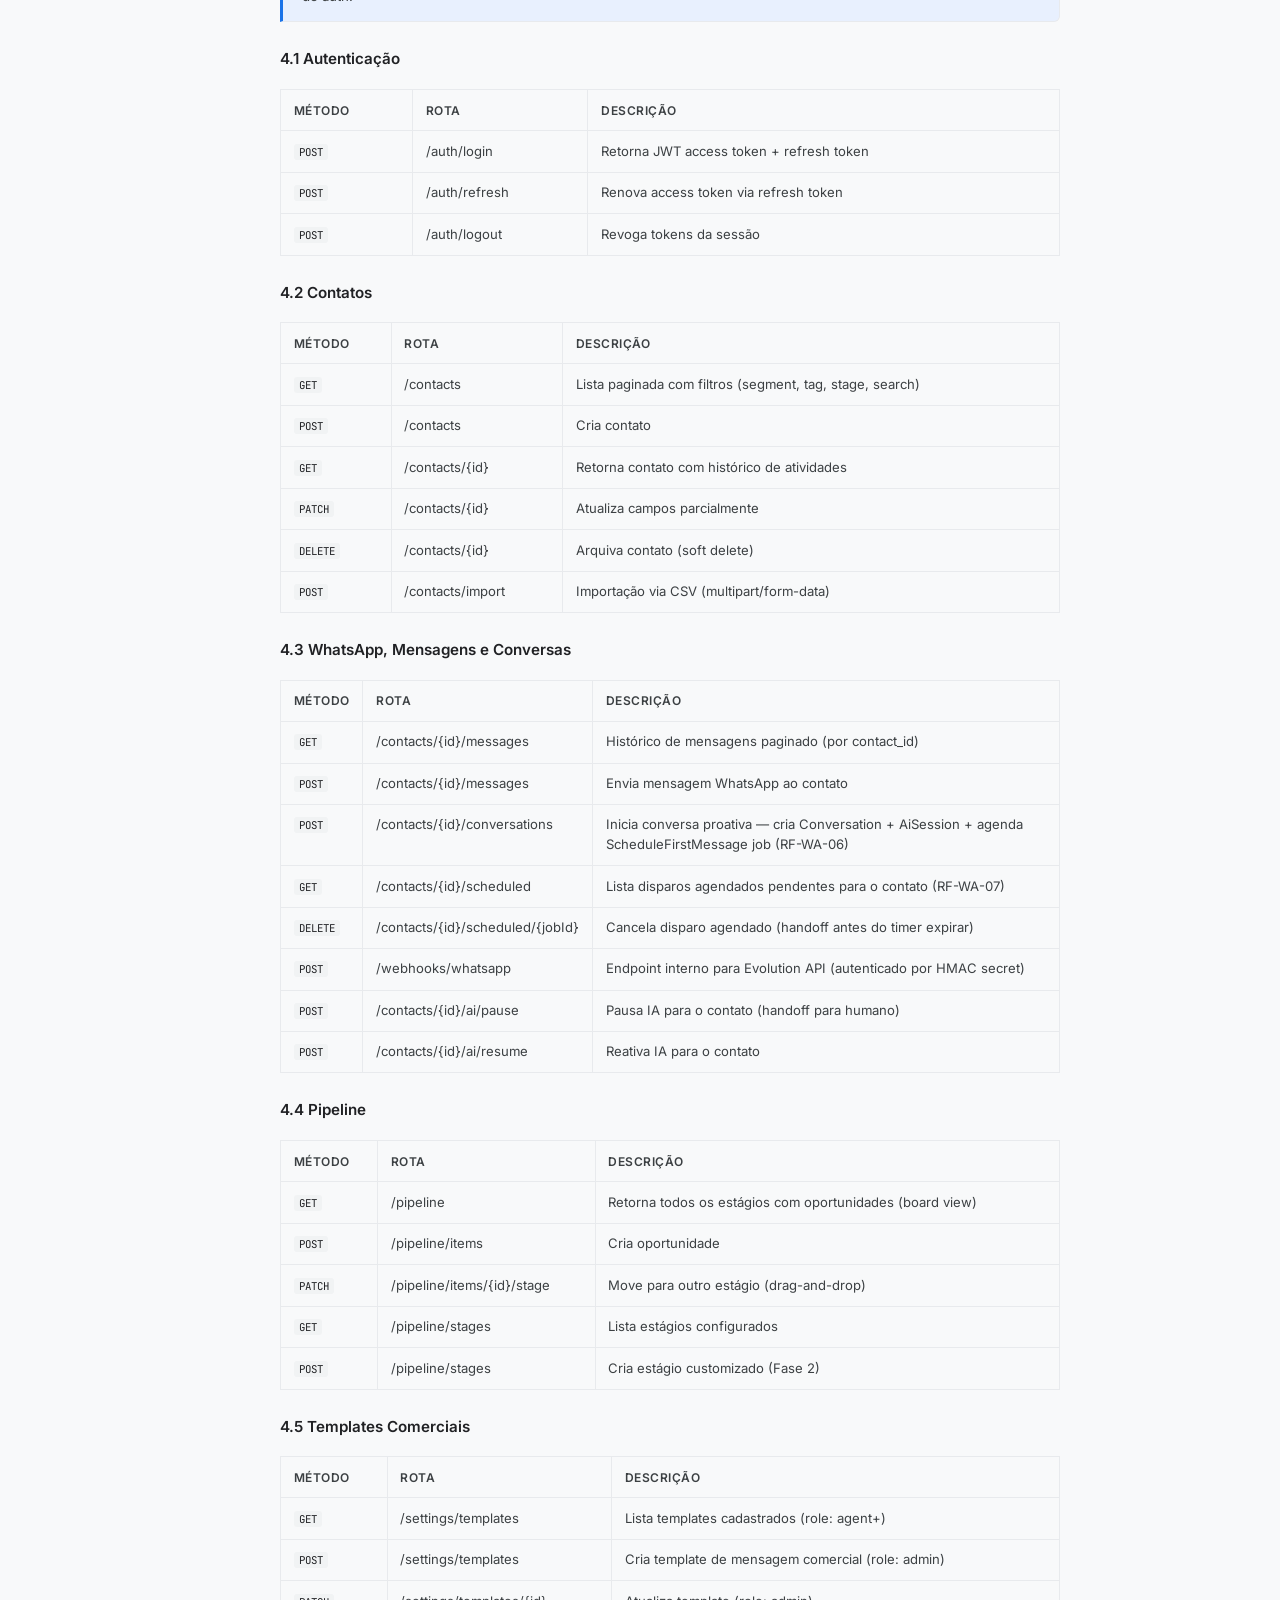
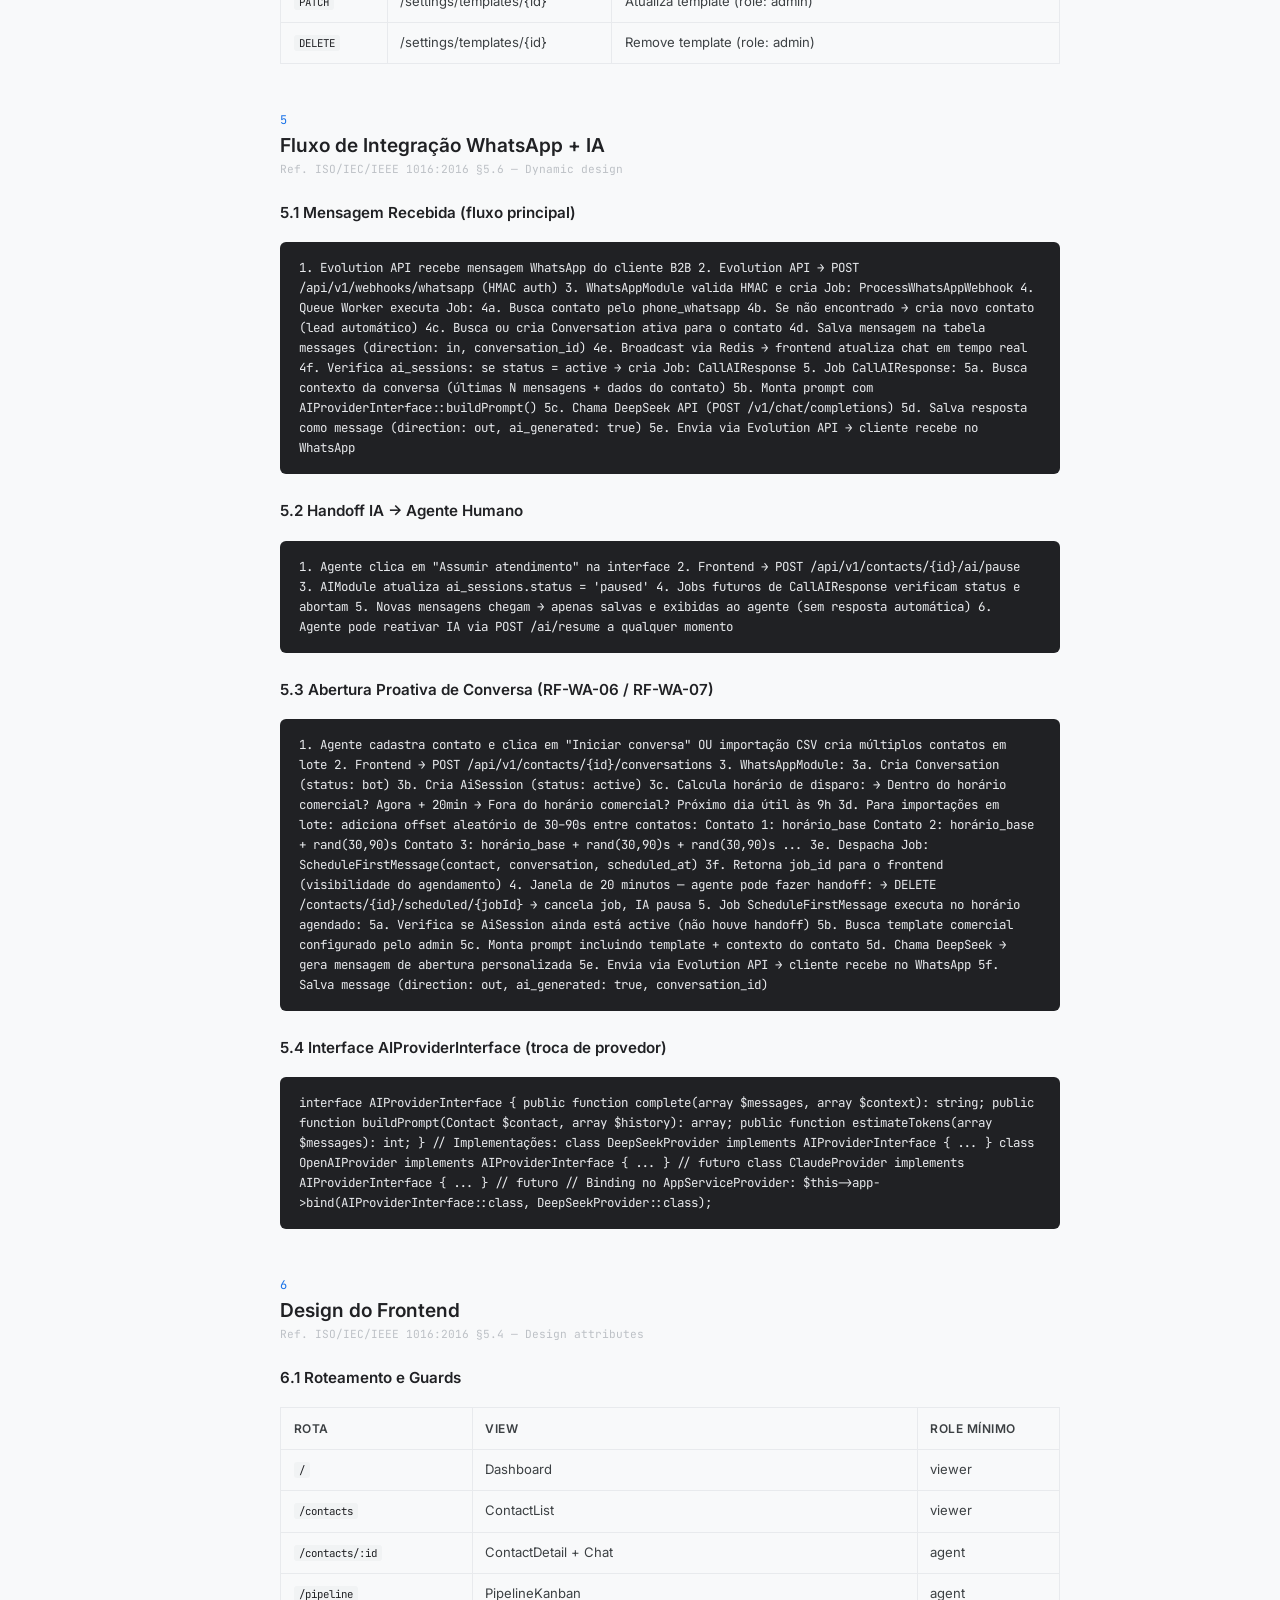
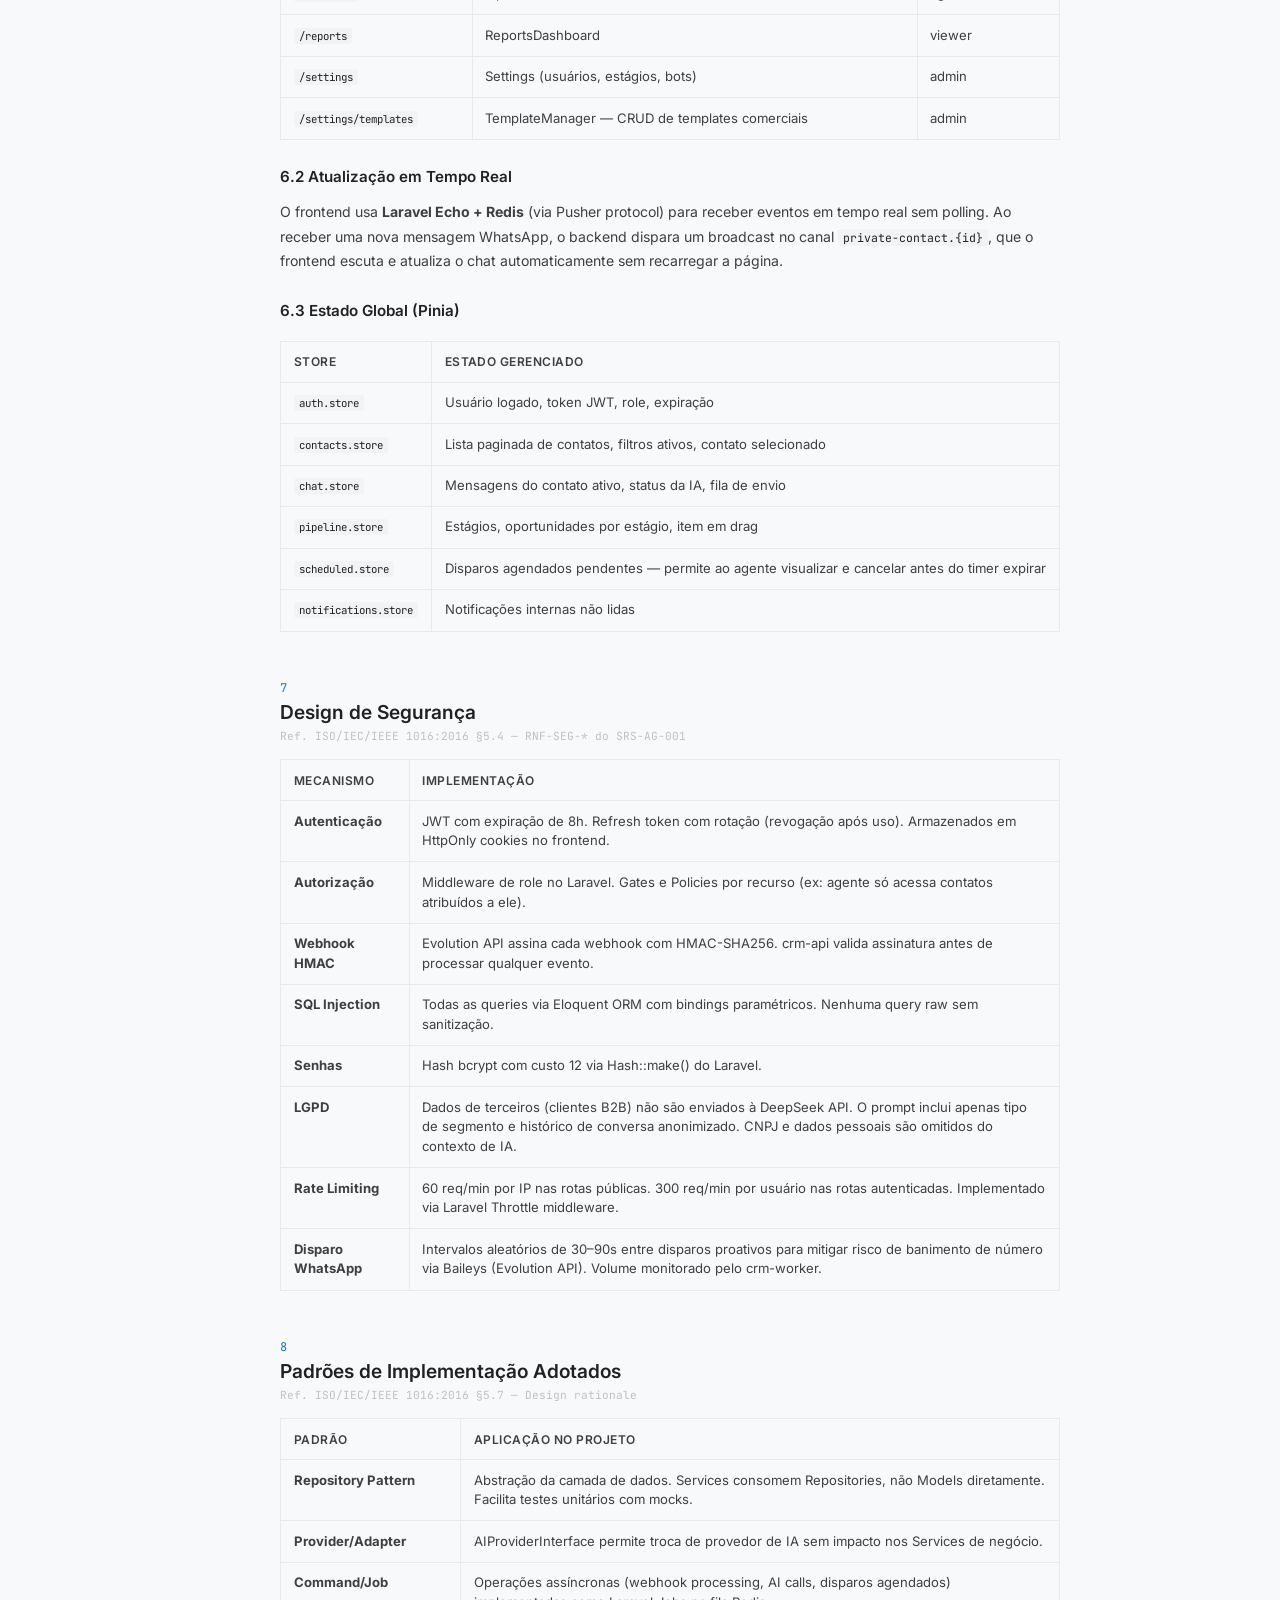
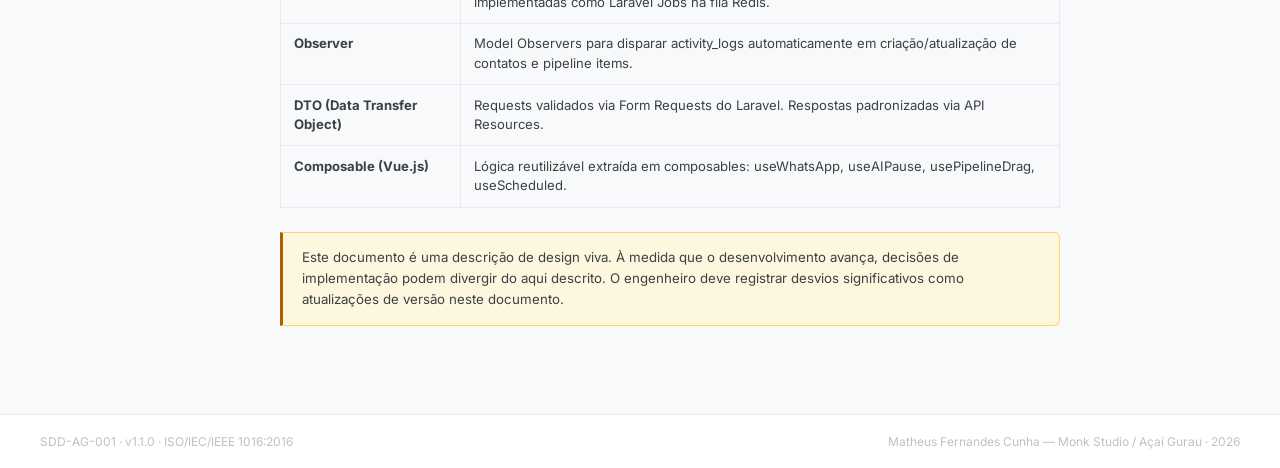
<file: doc/sdd.html>
<!DOCTYPE html>
<html lang="pt-BR">
<head>
<meta charset="UTF-8">
<meta name="viewport" content="width=device-width, initial-scale=1.0">
<title>SDD — Descrição de Design · CRM Açaí Gurau</title>
<link href="https://fonts.googleapis.com/css2?family=Inter:wght@300;400;500;600&family=JetBrains+Mono:wght@400;500&display=swap" rel="stylesheet">
<link rel="stylesheet" href="shared.css">
</head>
<body>

<div class="topbar">
  <a href="index.html" class="topbar-logo">
    <div class="topbar-logo-icon">AG</div>
    Açaí Gurau
  </a>
  <span class="topbar-sep">/</span>
  <span class="topbar-doc">SDD — Descrição de Design</span>
  <div class="topbar-right">
    <span class="topbar-badge sdd">ISO/IEC/IEEE 1016:2016</span>
    <a href="index.html" class="topbar-home">← Índice</a>
  </div>
</div>

<div class="layout">
  <nav class="sidebar">
    <div class="sidebar-section">
      <div class="sidebar-label">Documento</div>
      <a href="#s1" class="sidebar-link active"><span class="sidebar-link-num">1</span> Introdução</a>
      <a href="#s2" class="sidebar-link"><span class="sidebar-link-num">2</span> Design Contextual</a>
      <a href="#s3" class="sidebar-link"><span class="sidebar-link-num">3</span> Modelo de Dados</a>
      <a href="#s4" class="sidebar-link"><span class="sidebar-link-num">4</span> Design da API REST</a>
      <a href="#s5" class="sidebar-link"><span class="sidebar-link-num">5</span> Fluxo WhatsApp + IA</a>
      <a href="#s6" class="sidebar-link"><span class="sidebar-link-num">6</span> Design do Frontend</a>
      <a href="#s7" class="sidebar-link"><span class="sidebar-link-num">7</span> Segurança</a>
      <a href="#s8" class="sidebar-link"><span class="sidebar-link-num">8</span> Padrões Adotados</a>
    </div>
    <div class="sidebar-divider"></div>
    <div class="sidebar-section">
      <div class="sidebar-label">Outros documentos</div>
      <a href="srs.html" class="sidebar-link"><span class="sidebar-link-num" style="color:var(--blue)">SRS</span> Requisitos</a>
      <a href="add.html" class="sidebar-link"><span class="sidebar-link-num" style="color:var(--green)">ADD</span> Arquitetura</a>
    </div>
  </nav>

  <main class="content">

    <div class="doc-header">
      <div class="doc-norm">ISO/IEC/IEEE 1016:2016 — Systems and software engineering — Software design descriptions</div>
      <h1 class="doc-title">Descrição de Design de Software</h1>
      <p class="doc-subtitle">Detalha o design interno do sistema CRM Açaí Gurau: modelo de dados, contratos de API, fluxos de integração, estrutura do frontend e padrões de implementação adotados.</p>
      <div class="doc-meta-row">
        <div class="doc-meta-item"><span class="doc-meta-label">Documento</span><span class="doc-meta-val">SDD-AG-001</span></div>
        <div class="doc-meta-item"><span class="doc-meta-label">Versão</span><span class="doc-meta-val">1.1.0</span></div>
        <div class="doc-meta-item"><span class="doc-meta-label">Data</span><span class="doc-meta-val">21 de Março de 2026</span></div>
        <div class="doc-meta-item"><span class="doc-meta-label">Autor</span><span class="doc-meta-val">Matheus Fernandes Cunha</span></div>
        <div class="doc-meta-item"><span class="doc-meta-label">Refs</span><span class="doc-meta-val">SRS-AG-001 v1.1.0 · ADD-AG-001</span></div>
        <div class="doc-meta-val" style="background:var(--amber-50,#fffbeb);color:var(--amber,#d97706);border:1px solid var(--amber,#d97706);padding:2px 8px;border-radius:4px;font-size:0.75rem;font-weight:600;">Revisado</div>
      </div>
    </div>

    <!-- 1. INTRODUÇÃO -->
    <div class="doc-section" id="s1">
      <div class="section-num">1</div>
      <div class="section-title">Introdução</div>
      <div class="section-norm-ref">Ref. ISO/IEC/IEEE 1016:2016 §5 — SDD content</div>
      <div class="section-body">
        <p>Este documento descreve as decisões de design do sistema CRM Açaí Gurau, refinando a arquitetura definida no ADD-AG-001. Cobre o modelo de dados relacional, o contrato das principais rotas da API REST, os fluxos de integração WhatsApp e IA, a estrutura do frontend Vue.js e os padrões de código adotados. Serve como guia de implementação para o engenheiro responsável e como referência de manutenção futura.</p>

        <div class="subsection" style="margin-top:1.5rem">
          <div class="subsection-title">1.1 Histórico de Revisões</div>
          <table class="doc-table">
            <thead><tr><th>Versão</th><th>Data</th><th>Alterações</th></tr></thead>
            <tbody>
              <tr><td><code>1.0.0</code></td><td>18/03/2026</td><td>Emissão inicial</td></tr>
              <tr><td><code>1.1.0</code></td><td>21/03/2026</td><td>Modelo de dados corrigido e expandido: entidade <code>conversations</code> adicionada, <code>messages</code> com <code>conversation_id</code>, <code>ai_sessions</code> referenciando <code>conversation_id</code>, <code>users</code> com <code>is_online</code> e <code>last_seen_at</code>, <code>activity_logs</code> com <code>user_id</code>. Novos fluxos: abertura proativa de conversa, queue com intervalos aleatórios, templates comerciais. Novas rotas: conversations, scheduled, templates. Stores e roteamento frontend atualizados.</td></tr>
            </tbody>
          </table>
        </div>
      </div>
    </div>

    <!-- 2. DESIGN CONTEXTUAL -->
    <div class="doc-section" id="s2">
      <div class="section-num">2</div>
      <div class="section-title">Design Contextual e Estrutura de Pastas</div>
      <div class="section-norm-ref">Ref. ISO/IEC/IEEE 1016:2016 §5.3 — Design subject</div>
      <div class="section-body">
        <div class="subsection">
          <div class="subsection-title">2.1 Estrutura da API (Laravel)</div>
          <pre class="code-block">crm-api/
├── app/
│   ├── Http/
│   │   ├── Controllers/         # Endpoints REST por módulo
│   │   └── Middleware/          # Auth, Role, RateLimit
│   ├── Models/                  # Eloquent models
│   ├── Services/                # Lógica de negócio (ContactService, AIService...)
│   ├── Jobs/                    # Queue jobs
│   │   ├── ProcessWhatsAppWebhook.php
│   │   ├── CallAIResponse.php
│   │   ├── ScheduleFirstMessage.php  # Abertura proativa com timer 20min
│   │   └── SendNotification.php
│   ├── Events/ + Listeners/     # Eventos de domínio
│   └── Integrations/
│       ├── EvolutionApiClient.php
│       └── AI/
│           ├── AIProviderInterface.php
│           └── DeepSeekProvider.php   # Troca de provedor aqui
├── database/
│   ├── migrations/
│   └── seeders/
├── routes/
│   └── api.php                  # Versionado: /api/v1/...
└── docker/</pre>
        </div>
        <div class="subsection">
          <div class="subsection-title">2.2 Estrutura do Frontend (Vue.js)</div>
          <div class="code-block">crm-frontend/
├── src/
│   ├── views/                   # Páginas: Contacts, Pipeline, Chat, Reports, Settings
│   ├── components/              # Componentes reutilizáveis
│   ├── stores/                  # Pinia stores por domínio
│   │   ├── contacts.store.ts
│   │   ├── pipeline.store.ts
│   │   ├── chat.store.ts
│   │   ├── scheduled.store.ts   # Disparos agendados visíveis ao agente
│   │   └── auth.store.ts
│   ├── composables/             # useWhatsApp, useAI, usePipeline, useScheduled
│   ├── services/                # Camada de API (axios)
│   └── router/                  # Vue Router com guards de role
└── public/</div>
        </div>
      </div>
    </div>

    <!-- 3. MODELO DE DADOS -->
    <div class="doc-section" id="s3">
      <div class="section-num">3</div>
      <div class="section-title">Modelo de Dados</div>
      <div class="section-norm-ref">Ref. ISO/IEC/IEEE 1016:2016 §5.4 — Design attributes</div>
      <div class="section-body">

        <div class="subsection">
          <div class="subsection-title">3.1 Entidades Principais</div>
          <table class="doc-table">
            <thead><tr><th>Tabela</th><th>Campos principais</th><th>Relacionamentos</th></tr></thead>
            <tbody>
              <tr>
                <td><code>users</code></td>
                <td>id, name, email, password, role (admin|agent|viewer), is_online, last_seen_at</td>
                <td>hasMany contacts (assigned), hasMany pipeline_items, hasMany conversations (assigned), hasMany activity_logs</td>
              </tr>
              <tr>
                <td><code>contacts</code></td>
                <td>id, company_name, cnpj, phone_whatsapp, segment (distributor|resale|pdv), assigned_user_id, stage_id, notes, active, deleted_at</td>
                <td>belongsTo user, belongsTo pipeline_stage, hasMany messages, hasMany pipeline_items, hasMany conversations, hasMany activity_logs, belongsToMany tags</td>
              </tr>
              <tr>
                <td><code>tags</code></td>
                <td>id, name, color</td>
                <td>belongsToMany contacts</td>
              </tr>
              <tr>
                <td><code>pipeline_stages</code></td>
                <td>id, name, order, is_default, is_closed, is_won</td>
                <td>hasMany contacts, hasMany pipeline_items</td>
              </tr>
              <tr>
                <td><code>pipeline_items</code></td>
                <td>id, contact_id, stage_id, assigned_user_id, title, value, last_moved_at</td>
                <td>belongsTo contact, belongsTo pipeline_stage, belongsTo user</td>
              </tr>
              <tr>
                <td><code>conversations</code></td>
                <td>id, contact_id, assigned_user_id, status (bot|waiting|active|closed), assigned_at, closed_at</td>
                <td>belongsTo contact, belongsTo user, hasMany messages, hasMany ai_sessions</td>
              </tr>
              <tr>
                <td><code>messages</code></td>
                <td>id, contact_id, conversation_id (nullable), direction (in|out), channel (whatsapp), content, type (text|media), ai_generated (bool), read_at, created_at</td>
                <td>belongsTo contact, belongsTo conversation. Exibição por contact_id (histórico unificado); filtro opcional por conversation_id.</td>
              </tr>
              <tr>
                <td><code>ai_sessions</code></td>
                <td>id, conversation_id, status (active|pause|closed), context_json, token_count, provider (deepseek|claude|chatgpt|gemini)</td>
                <td>belongsTo conversation. Uma conversa pode ter múltiplas sessões de IA ao longo do tempo (sem unique constraint).</td>
              </tr>
              <tr>
                <td><code>activity_logs</code></td>
                <td>id, contact_id, user_id (nullable), type, description, meta_json, created_at</td>
                <td>Registro imutável de todas as ações. belongsTo contact, belongsTo user.</td>
              </tr>
            </tbody>
          </table>
        </div>

        <div class="subsection">
          <div class="subsection-title">3.2 Índices e Performance</div>
          <ul class="doc-list">
            <li><code>contacts.phone_whatsapp</code> — índice único, usado para lookup ao receber mensagens</li>
            <li><code>messages.contact_id + created_at</code> — índice composto para histórico paginado por contato</li>
            <li><code>messages.conversation_id + created_at</code> — índice composto para filtro por sessão de atendimento</li>
            <li><code>pipeline_items.stage_id + last_moved_at</code> — usado para alertas de inatividade</li>
            <li><code>activity_logs.contact_id</code> — índice simples para timeline do contato</li>
          </ul>
        </div>

        <div class="subsection">
          <div class="subsection-title">3.3 Hierarquia das Entidades de Atendimento</div>
          <div class="code-block">Contact
  └── Conversation (sessão de atendimento — status, operador responsável)
        ├── AiSession  (estado da IA — contexto, tokens, provedor)
        └── Messages   (histórico cronológico vinculado também ao Contact)

Exibição padrão: mensagens filtradas por contact_id → histórico unificado
Filtro avançado:  mensagens filtradas por conversation_id → granularidade por sessão</div>
        </div>
      </div>
    </div>

    <!-- 4. API REST -->
    <div class="doc-section" id="s4">
      <div class="section-num">4</div>
      <div class="section-title">Design da API REST</div>
      <div class="section-norm-ref">Ref. ISO/IEC/IEEE 1016:2016 §5.5 — Interface design</div>
      <div class="section-body">

        <div class="info-box">Todas as rotas são prefixadas com <code>/api/v1/</code> e requerem header <code>Authorization: Bearer {token}</code> exceto as rotas de auth.</div>

        <div class="subsection">
          <div class="subsection-title">4.1 Autenticação</div>
          <table class="doc-table">
            <thead><tr><th>Método</th><th>Rota</th><th>Descrição</th></tr></thead>
            <tbody>
              <tr><td><code>POST</code></td><td>/auth/login</td><td>Retorna JWT access token + refresh token</td></tr>
              <tr><td><code>POST</code></td><td>/auth/refresh</td><td>Renova access token via refresh token</td></tr>
              <tr><td><code>POST</code></td><td>/auth/logout</td><td>Revoga tokens da sessão</td></tr>
            </tbody>
          </table>
        </div>

        <div class="subsection">
          <div class="subsection-title">4.2 Contatos</div>
          <table class="doc-table">
            <thead><tr><th>Método</th><th>Rota</th><th>Descrição</th></tr></thead>
            <tbody>
              <tr><td><code>GET</code></td><td>/contacts</td><td>Lista paginada com filtros (segment, tag, stage, search)</td></tr>
              <tr><td><code>POST</code></td><td>/contacts</td><td>Cria contato</td></tr>
              <tr><td><code>GET</code></td><td>/contacts/{id}</td><td>Retorna contato com histórico de atividades</td></tr>
              <tr><td><code>PATCH</code></td><td>/contacts/{id}</td><td>Atualiza campos parcialmente</td></tr>
              <tr><td><code>DELETE</code></td><td>/contacts/{id}</td><td>Arquiva contato (soft delete)</td></tr>
              <tr><td><code>POST</code></td><td>/contacts/import</td><td>Importação via CSV (multipart/form-data)</td></tr>
            </tbody>
          </table>
        </div>

        <div class="subsection">
          <div class="subsection-title">4.3 WhatsApp, Mensagens e Conversas</div>
          <table class="doc-table">
            <thead><tr><th>Método</th><th>Rota</th><th>Descrição</th></tr></thead>
            <tbody>
              <tr><td><code>GET</code></td><td>/contacts/{id}/messages</td><td>Histórico de mensagens paginado (por contact_id)</td></tr>
              <tr><td><code>POST</code></td><td>/contacts/{id}/messages</td><td>Envia mensagem WhatsApp ao contato</td></tr>
              <tr><td><code>POST</code></td><td>/contacts/{id}/conversations</td><td>Inicia conversa proativa — cria Conversation + AiSession + agenda ScheduleFirstMessage job (RF-WA-06)</td></tr>
              <tr><td><code>GET</code></td><td>/contacts/{id}/scheduled</td><td>Lista disparos agendados pendentes para o contato (RF-WA-07)</td></tr>
              <tr><td><code>DELETE</code></td><td>/contacts/{id}/scheduled/{jobId}</td><td>Cancela disparo agendado (handoff antes do timer expirar)</td></tr>
              <tr><td><code>POST</code></td><td>/webhooks/whatsapp</td><td>Endpoint interno para Evolution API (autenticado por HMAC secret)</td></tr>
              <tr><td><code>POST</code></td><td>/contacts/{id}/ai/pause</td><td>Pausa IA para o contato (handoff para humano)</td></tr>
              <tr><td><code>POST</code></td><td>/contacts/{id}/ai/resume</td><td>Reativa IA para o contato</td></tr>
            </tbody>
          </table>
        </div>

        <div class="subsection">
          <div class="subsection-title">4.4 Pipeline</div>
          <table class="doc-table">
            <thead><tr><th>Método</th><th>Rota</th><th>Descrição</th></tr></thead>
            <tbody>
              <tr><td><code>GET</code></td><td>/pipeline</td><td>Retorna todos os estágios com oportunidades (board view)</td></tr>
              <tr><td><code>POST</code></td><td>/pipeline/items</td><td>Cria oportunidade</td></tr>
              <tr><td><code>PATCH</code></td><td>/pipeline/items/{id}/stage</td><td>Move para outro estágio (drag-and-drop)</td></tr>
              <tr><td><code>GET</code></td><td>/pipeline/stages</td><td>Lista estágios configurados</td></tr>
              <tr><td><code>POST</code></td><td>/pipeline/stages</td><td>Cria estágio customizado (Fase 2)</td></tr>
            </tbody>
          </table>
        </div>

        <div class="subsection">
          <div class="subsection-title">4.5 Templates Comerciais</div>
          <table class="doc-table">
            <thead><tr><th>Método</th><th>Rota</th><th>Descrição</th></tr></thead>
            <tbody>
              <tr><td><code>GET</code></td><td>/settings/templates</td><td>Lista templates cadastrados (role: agent+)</td></tr>
              <tr><td><code>POST</code></td><td>/settings/templates</td><td>Cria template de mensagem comercial (role: admin)</td></tr>
              <tr><td><code>PATCH</code></td><td>/settings/templates/{id}</td><td>Atualiza template (role: admin)</td></tr>
              <tr><td><code>DELETE</code></td><td>/settings/templates/{id}</td><td>Remove template (role: admin)</td></tr>
            </tbody>
          </table>
        </div>

      </div>
    </div>

    <!-- 5. FLUXO WHATSAPP + IA -->
    <div class="doc-section" id="s5">
      <div class="section-num">5</div>
      <div class="section-title">Fluxo de Integração WhatsApp + IA</div>
      <div class="section-norm-ref">Ref. ISO/IEC/IEEE 1016:2016 §5.6 — Dynamic design</div>
      <div class="section-body">

        <div class="subsection">
          <div class="subsection-title">5.1 Mensagem Recebida (fluxo principal)</div>
          <div class="code-block">1. Evolution API recebe mensagem WhatsApp do cliente B2B
2. Evolution API → POST /api/v1/webhooks/whatsapp (HMAC auth)
3. WhatsAppModule valida HMAC e cria Job: ProcessWhatsAppWebhook
4. Queue Worker executa Job:
   4a. Busca contato pelo phone_whatsapp
   4b. Se não encontrado → cria novo contato (lead automático)
   4c. Busca ou cria Conversation ativa para o contato
   4d. Salva mensagem na tabela messages (direction: in, conversation_id)
   4e. Broadcast via Redis → frontend atualiza chat em tempo real
   4f. Verifica ai_sessions: se status = active → cria Job: CallAIResponse
5. Job CallAIResponse:
   5a. Busca contexto da conversa (últimas N mensagens + dados do contato)
   5b. Monta prompt com AIProviderInterface::buildPrompt()
   5c. Chama DeepSeek API (POST /v1/chat/completions)
   5d. Salva resposta como message (direction: out, ai_generated: true)
   5e. Envia via Evolution API → cliente recebe no WhatsApp</div>
        </div>

        <div class="subsection">
          <div class="subsection-title">5.2 Handoff IA → Agente Humano</div>
          <div class="code-block">1. Agente clica em "Assumir atendimento" na interface
2. Frontend → POST /api/v1/contacts/{id}/ai/pause
3. AIModule atualiza ai_sessions.status = 'paused'
4. Jobs futuros de CallAIResponse verificam status e abortam
5. Novas mensagens chegam → apenas salvas e exibidas ao agente (sem resposta automática)
6. Agente pode reativar IA via POST /ai/resume a qualquer momento</div>
        </div>

        <div class="subsection">
          <div class="subsection-title">5.3 Abertura Proativa de Conversa (RF-WA-06 / RF-WA-07)</div>
          <div class="code-block">1. Agente cadastra contato e clica em "Iniciar conversa"
   OU importação CSV cria múltiplos contatos em lote

2. Frontend → POST /api/v1/contacts/{id}/conversations
3. WhatsAppModule:
   3a. Cria Conversation (status: bot)
   3b. Cria AiSession (status: active)
   3c. Calcula horário de disparo:
       → Dentro do horário comercial? Agora + 20min
       → Fora do horário comercial?  Próximo dia útil às 9h
   3d. Para importações em lote: adiciona offset aleatório de 30–90s entre contatos:
       Contato 1: horário_base
       Contato 2: horário_base + rand(30,90)s
       Contato 3: horário_base + rand(30,90)s + rand(30,90)s
       ...
   3e. Despacha Job: ScheduleFirstMessage(contact, conversation, scheduled_at)
   3f. Retorna job_id para o frontend (visibilidade do agendamento)

4. Janela de 20 minutos — agente pode fazer handoff:
   → DELETE /contacts/{id}/scheduled/{jobId} → cancela job, IA pausa

5. Job ScheduleFirstMessage executa no horário agendado:
   5a. Verifica se AiSession ainda está active (não houve handoff)
   5b. Busca template comercial configurado pelo admin
   5c. Monta prompt incluindo template + contexto do contato
   5d. Chama DeepSeek → gera mensagem de abertura personalizada
   5e. Envia via Evolution API → cliente recebe no WhatsApp
   5f. Salva message (direction: out, ai_generated: true, conversation_id)</div>
        </div>

        <div class="subsection">
          <div class="subsection-title">5.4 Interface AIProviderInterface (troca de provedor)</div>
          <div class="code-block">interface AIProviderInterface {
    public function complete(array $messages, array $context): string;
    public function buildPrompt(Contact $contact, array $history): array;
    public function estimateTokens(array $messages): int;
}

// Implementações:
class DeepSeekProvider implements AIProviderInterface { ... }
class OpenAIProvider implements AIProviderInterface { ... }   // futuro
class ClaudeProvider implements AIProviderInterface { ... }   // futuro

// Binding no AppServiceProvider:
$this->app->bind(AIProviderInterface::class, DeepSeekProvider::class);</div>
        </div>

      </div>
    </div>

    <!-- 6. FRONTEND -->
    <div class="doc-section" id="s6">
      <div class="section-num">6</div>
      <div class="section-title">Design do Frontend</div>
      <div class="section-norm-ref">Ref. ISO/IEC/IEEE 1016:2016 §5.4 — Design attributes</div>
      <div class="section-body">

        <div class="subsection">
          <div class="subsection-title">6.1 Roteamento e Guards</div>
          <table class="doc-table">
            <thead><tr><th>Rota</th><th>View</th><th>Role mínimo</th></tr></thead>
            <tbody>
              <tr><td><code>/</code></td><td>Dashboard</td><td>viewer</td></tr>
              <tr><td><code>/contacts</code></td><td>ContactList</td><td>viewer</td></tr>
              <tr><td><code>/contacts/:id</code></td><td>ContactDetail + Chat</td><td>agent</td></tr>
              <tr><td><code>/pipeline</code></td><td>PipelineKanban</td><td>agent</td></tr>
              <tr><td><code>/reports</code></td><td>ReportsDashboard</td><td>viewer</td></tr>
              <tr><td><code>/settings</code></td><td>Settings (usuários, estágios, bots)</td><td>admin</td></tr>
              <tr><td><code>/settings/templates</code></td><td>TemplateManager — CRUD de templates comerciais</td><td>admin</td></tr>
            </tbody>
          </table>
        </div>

        <div class="subsection">
          <div class="subsection-title">6.2 Atualização em Tempo Real</div>
          <p>O frontend usa <strong>Laravel Echo + Redis</strong> (via Pusher protocol) para receber eventos em tempo real sem polling. Ao receber uma nova mensagem WhatsApp, o backend dispara um broadcast no canal <code>private-contact.{id}</code>, que o frontend escuta e atualiza o chat automaticamente sem recarregar a página.</p>
        </div>

        <div class="subsection">
          <div class="subsection-title">6.3 Estado Global (Pinia)</div>
          <table class="doc-table">
            <thead><tr><th>Store</th><th>Estado gerenciado</th></tr></thead>
            <tbody>
              <tr><td><code>auth.store</code></td><td>Usuário logado, token JWT, role, expiração</td></tr>
              <tr><td><code>contacts.store</code></td><td>Lista paginada de contatos, filtros ativos, contato selecionado</td></tr>
              <tr><td><code>chat.store</code></td><td>Mensagens do contato ativo, status da IA, fila de envio</td></tr>
              <tr><td><code>pipeline.store</code></td><td>Estágios, oportunidades por estágio, item em drag</td></tr>
              <tr><td><code>scheduled.store</code></td><td>Disparos agendados pendentes — permite ao agente visualizar e cancelar antes do timer expirar</td></tr>
              <tr><td><code>notifications.store</code></td><td>Notificações internas não lidas</td></tr>
            </tbody>
          </table>
        </div>
      </div>
    </div>

    <!-- 7. SEGURANÇA -->
    <div class="doc-section" id="s7">
      <div class="section-num">7</div>
      <div class="section-title">Design de Segurança</div>
      <div class="section-norm-ref">Ref. ISO/IEC/IEEE 1016:2016 §5.4 — RNF-SEG-* do SRS-AG-001</div>
      <div class="section-body">
        <table class="doc-table">
          <thead><tr><th>Mecanismo</th><th>Implementação</th></tr></thead>
          <tbody>
            <tr><td><strong>Autenticação</strong></td><td>JWT com expiração de 8h. Refresh token com rotação (revogação após uso). Armazenados em HttpOnly cookies no frontend.</td></tr>
            <tr><td><strong>Autorização</strong></td><td>Middleware de role no Laravel. Gates e Policies por recurso (ex: agente só acessa contatos atribuídos a ele).</td></tr>
            <tr><td><strong>Webhook HMAC</strong></td><td>Evolution API assina cada webhook com HMAC-SHA256. crm-api valida assinatura antes de processar qualquer evento.</td></tr>
            <tr><td><strong>SQL Injection</strong></td><td>Todas as queries via Eloquent ORM com bindings paramétricos. Nenhuma query raw sem sanitização.</td></tr>
            <tr><td><strong>Senhas</strong></td><td>Hash bcrypt com custo 12 via Hash::make() do Laravel.</td></tr>
            <tr><td><strong>LGPD</strong></td><td>Dados de terceiros (clientes B2B) não são enviados à DeepSeek API. O prompt inclui apenas tipo de segmento e histórico de conversa anonimizado. CNPJ e dados pessoais são omitidos do contexto de IA.</td></tr>
            <tr><td><strong>Rate Limiting</strong></td><td>60 req/min por IP nas rotas públicas. 300 req/min por usuário nas rotas autenticadas. Implementado via Laravel Throttle middleware.</td></tr>
            <tr><td><strong>Disparo WhatsApp</strong></td><td>Intervalos aleatórios de 30–90s entre disparos proativos para mitigar risco de banimento de número via Baileys (Evolution API). Volume monitorado pelo crm-worker.</td></tr>
          </tbody>
        </table>
      </div>
    </div>

    <!-- 8. PADRÕES -->
    <div class="doc-section" id="s8">
      <div class="section-num">8</div>
      <div class="section-title">Padrões de Implementação Adotados</div>
      <div class="section-norm-ref">Ref. ISO/IEC/IEEE 1016:2016 §5.7 — Design rationale</div>
      <div class="section-body">
        <table class="doc-table">
          <thead><tr><th>Padrão</th><th>Aplicação no projeto</th></tr></thead>
          <tbody>
            <tr><td><strong>Repository Pattern</strong></td><td>Abstração da camada de dados. Services consomem Repositories, não Models diretamente. Facilita testes unitários com mocks.</td></tr>
            <tr><td><strong>Provider/Adapter</strong></td><td>AIProviderInterface permite troca de provedor de IA sem impacto nos Services de negócio.</td></tr>
            <tr><td><strong>Command/Job</strong></td><td>Operações assíncronas (webhook processing, AI calls, disparos agendados) implementadas como Laravel Jobs na fila Redis.</td></tr>
            <tr><td><strong>Observer</strong></td><td>Model Observers para disparar activity_logs automaticamente em criação/atualização de contatos e pipeline items.</td></tr>
            <tr><td><strong>DTO (Data Transfer Object)</strong></td><td>Requests validados via Form Requests do Laravel. Respostas padronizadas via API Resources.</td></tr>
            <tr><td><strong>Composable (Vue.js)</strong></td><td>Lógica reutilizável extraída em composables: useWhatsApp, useAIPause, usePipelineDrag, useScheduled.</td></tr>
          </tbody>
        </table>

        <div class="warn-box" style="margin-top:1.5rem">
          Este documento é uma descrição de design viva. À medida que o desenvolvimento avança, decisões de implementação podem divergir do aqui descrito. O engenheiro deve registrar desvios significativos como atualizações de versão neste documento.
        </div>
      </div>
    </div>

  </main>
</div>

<footer>
  <span>SDD-AG-001 · v1.1.0 · ISO/IEC/IEEE 1016:2016</span>
  <span>Matheus Fernandes Cunha — Monk Studio / Açaí Gurau · 2026</span>
</footer>

<script>
  const links = document.querySelectorAll('.sidebar-link[href^="#"]');
  const observer = new IntersectionObserver(entries => {
    entries.forEach(e => {
      if (e.isIntersecting) {
        links.forEach(l => l.classList.remove('active'));
        const active = document.querySelector(`.sidebar-link[href="#${e.target.id}"]`);
        if (active) active.classList.add('active');
      }
    });
  }, { rootMargin: '-20% 0px -70% 0px' });
  document.querySelectorAll('.doc-section[id]').forEach(s => observer.observe(s));
</script>

</body>
</html>
</file>
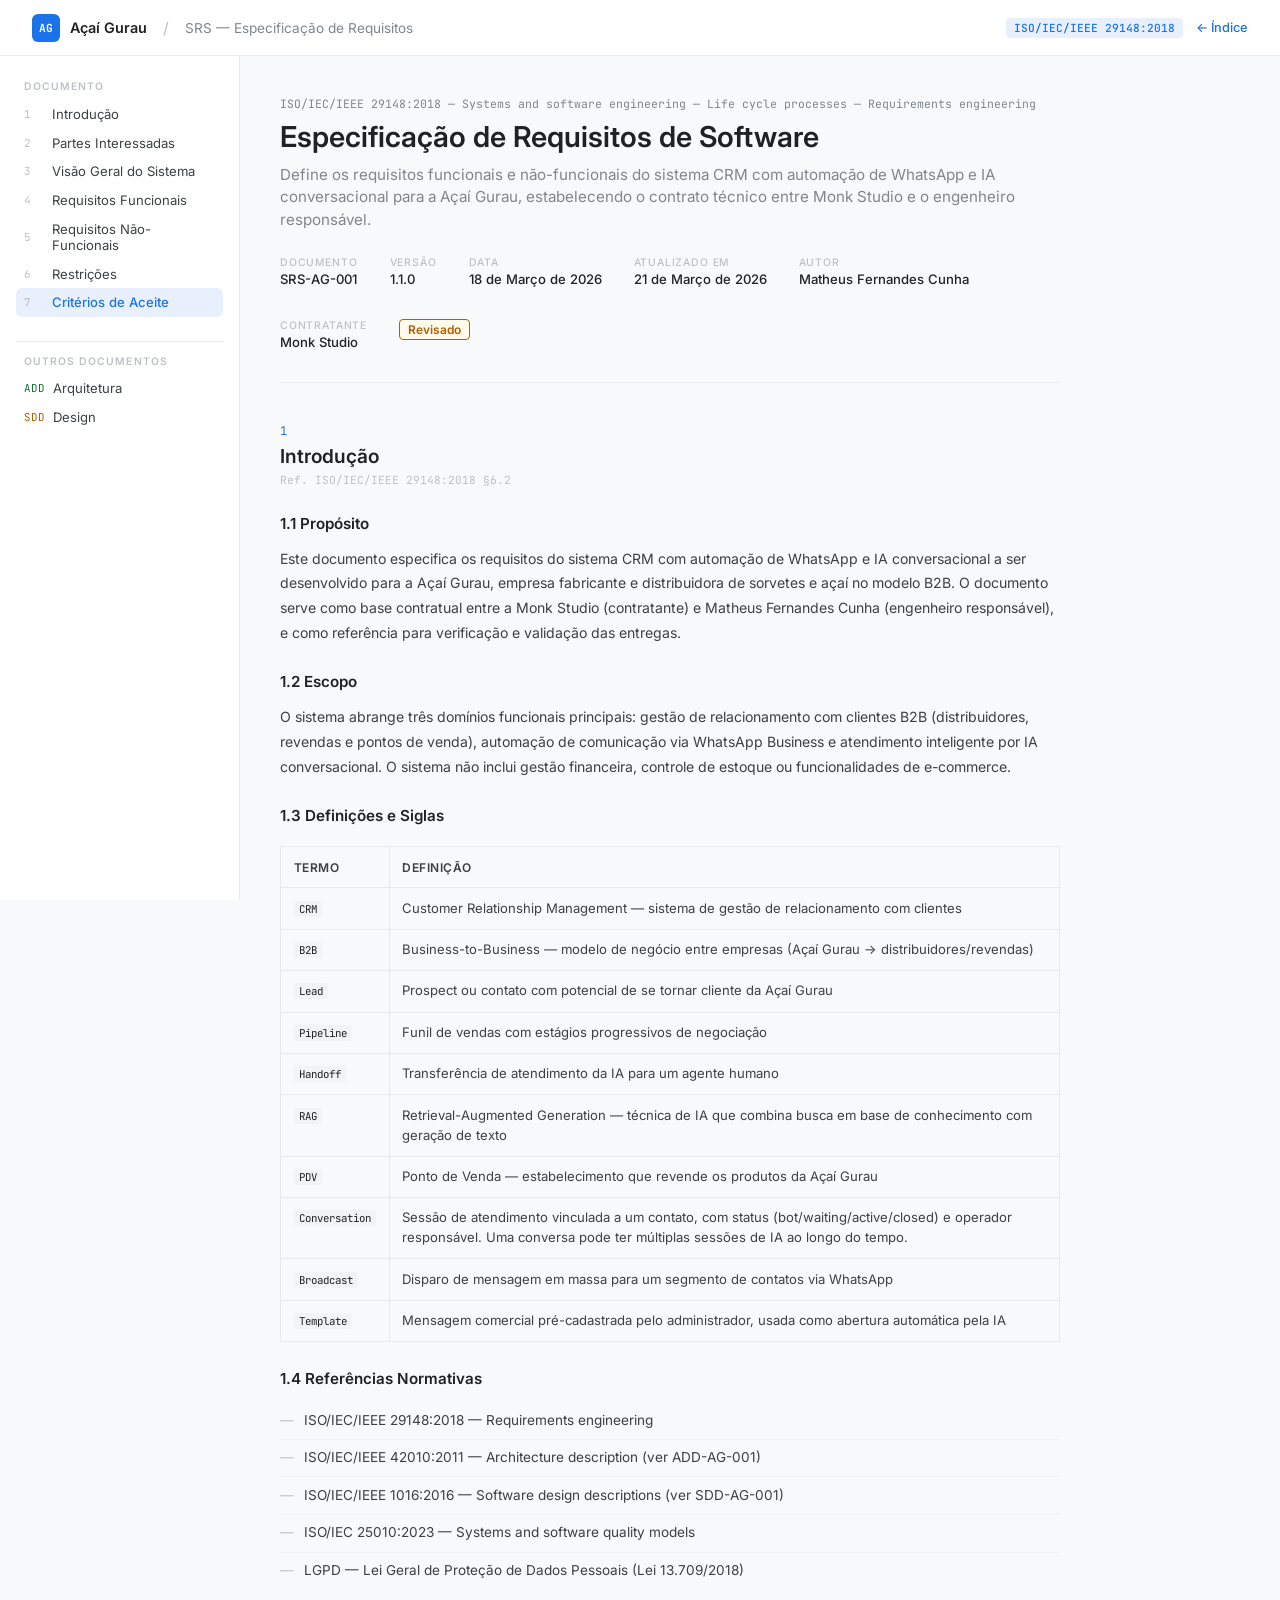
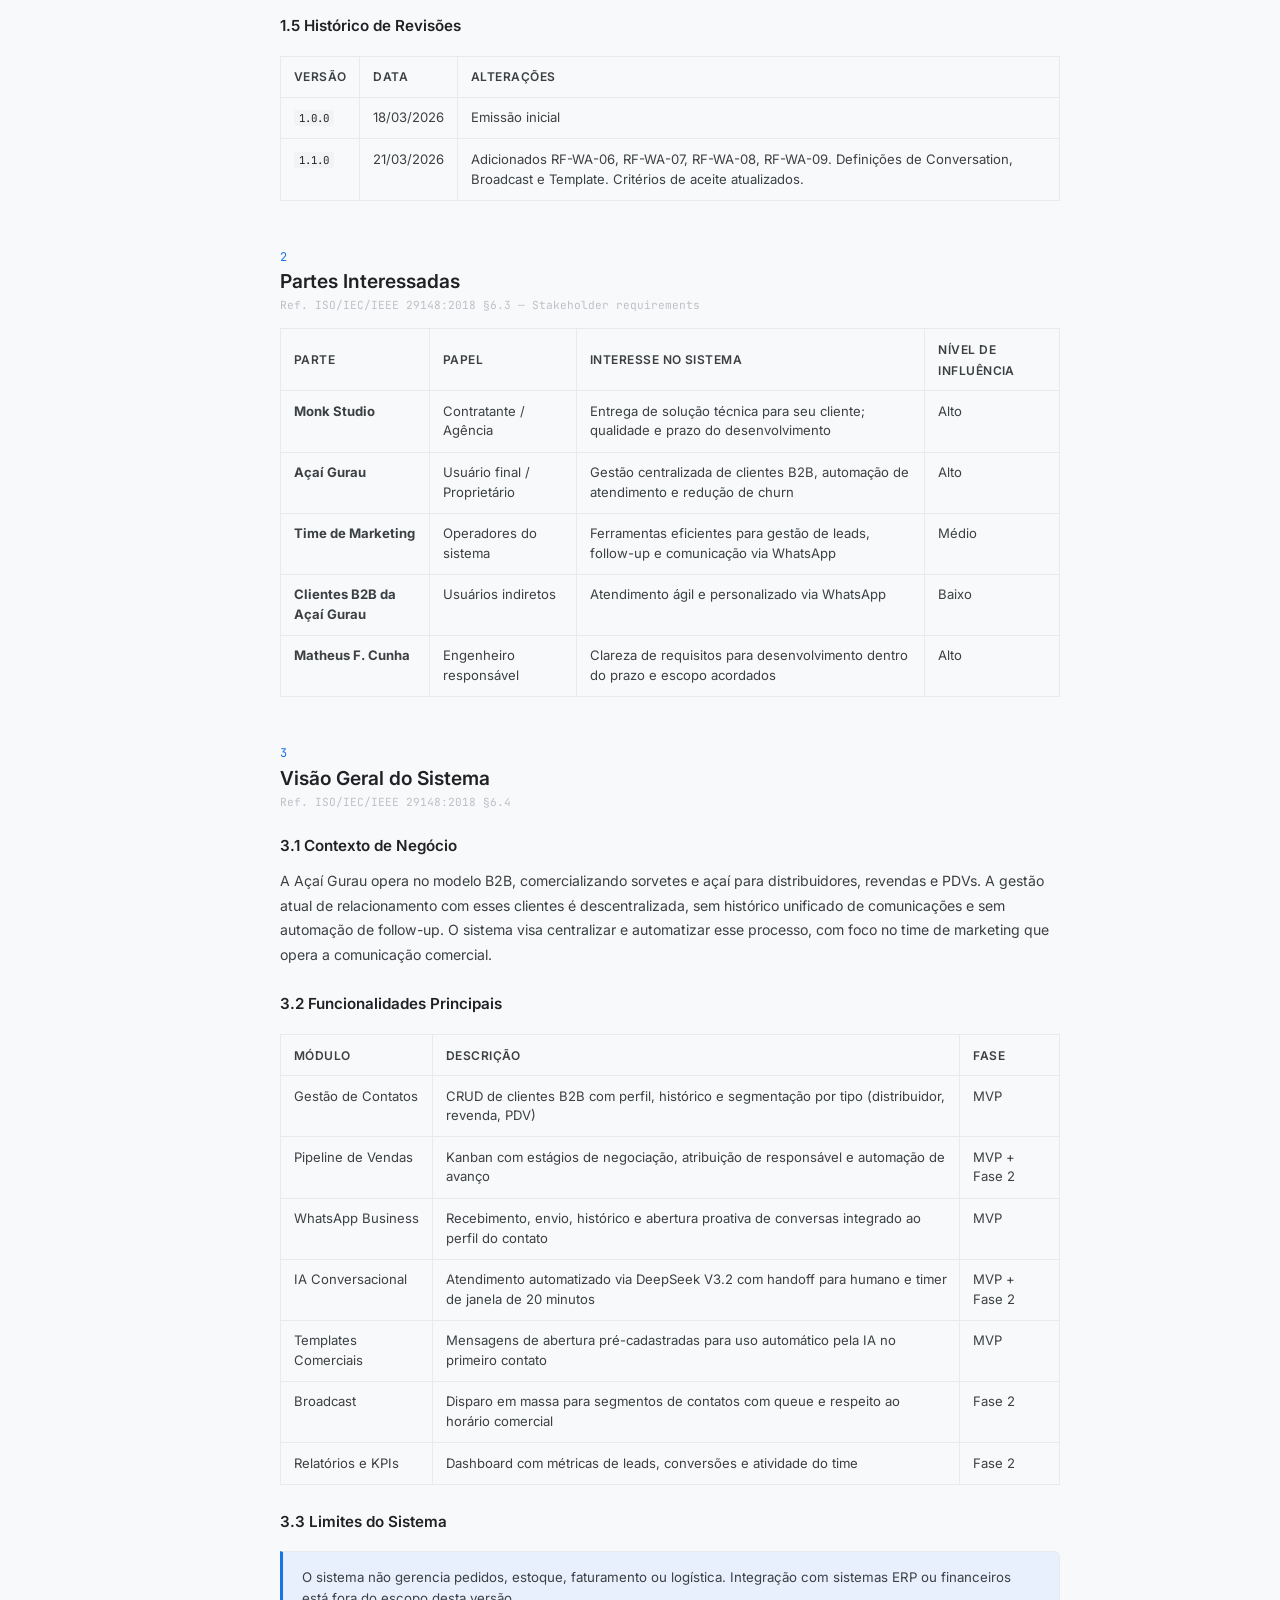
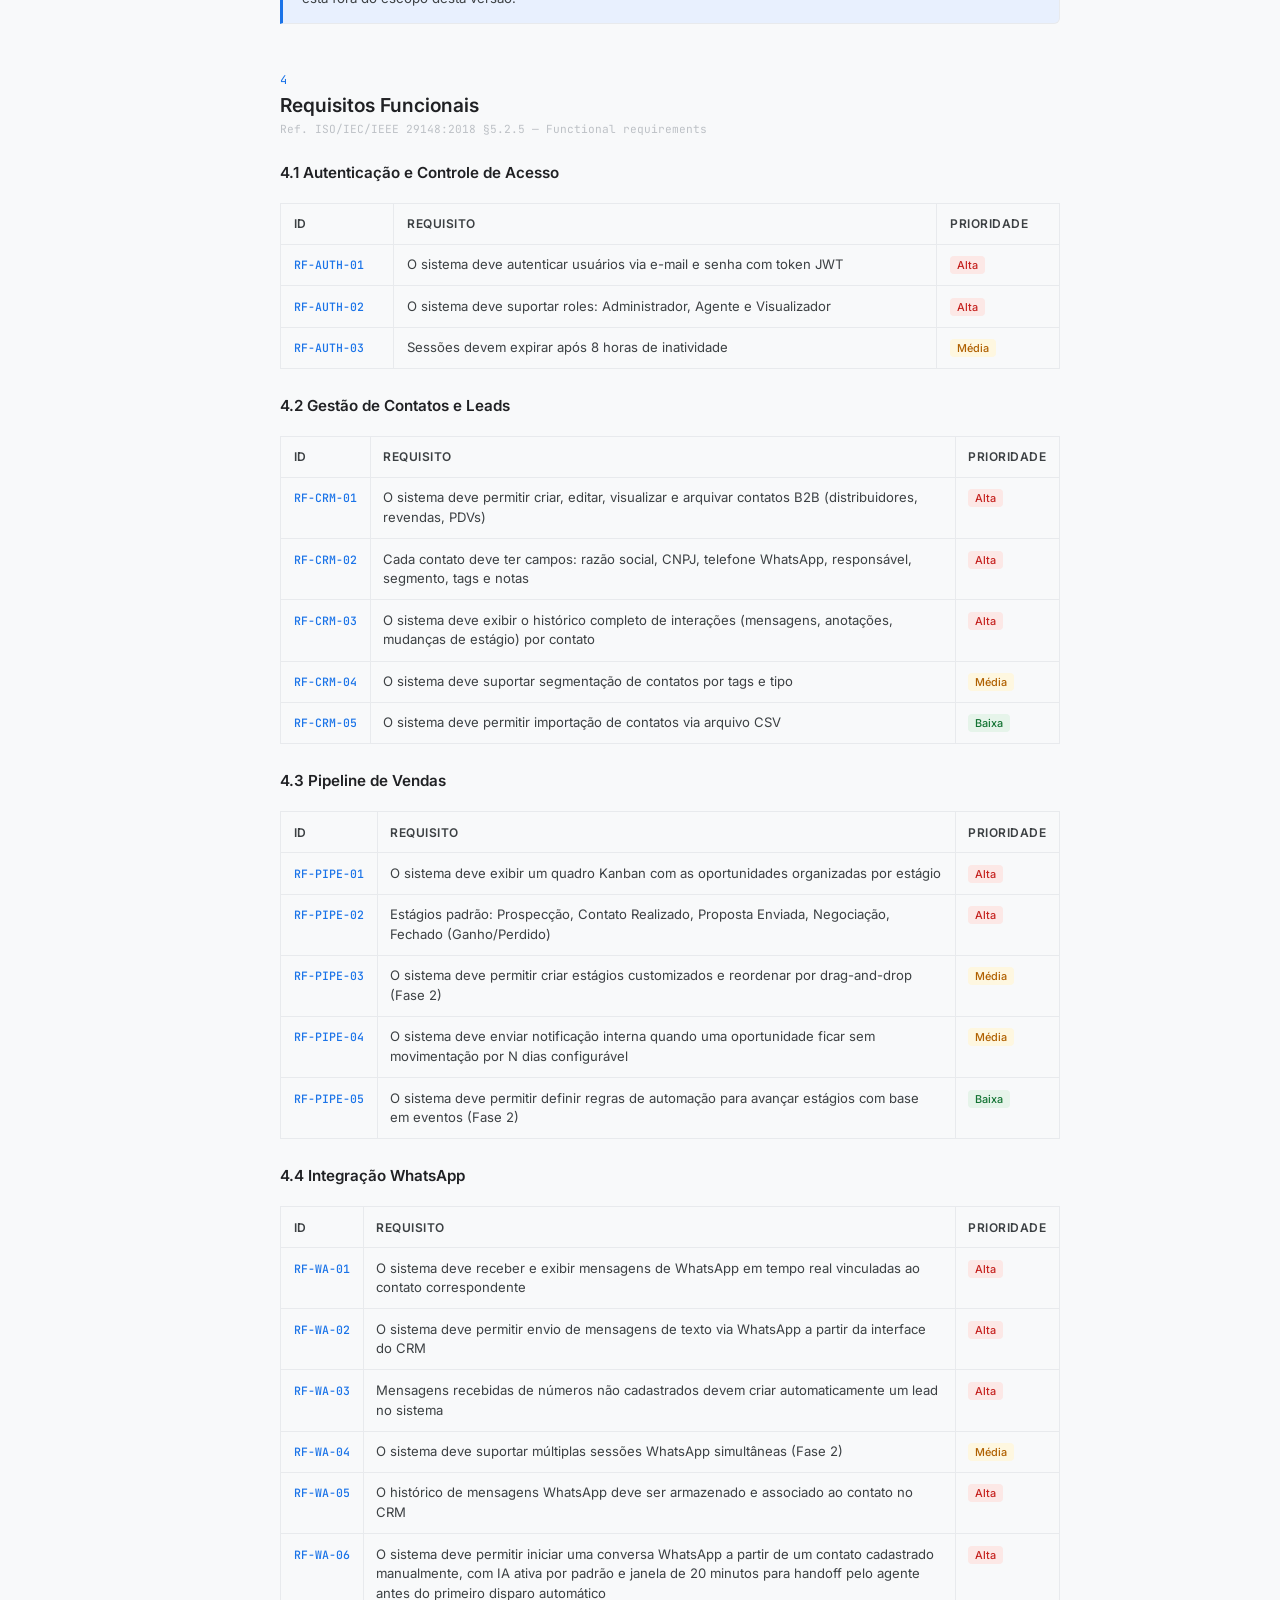
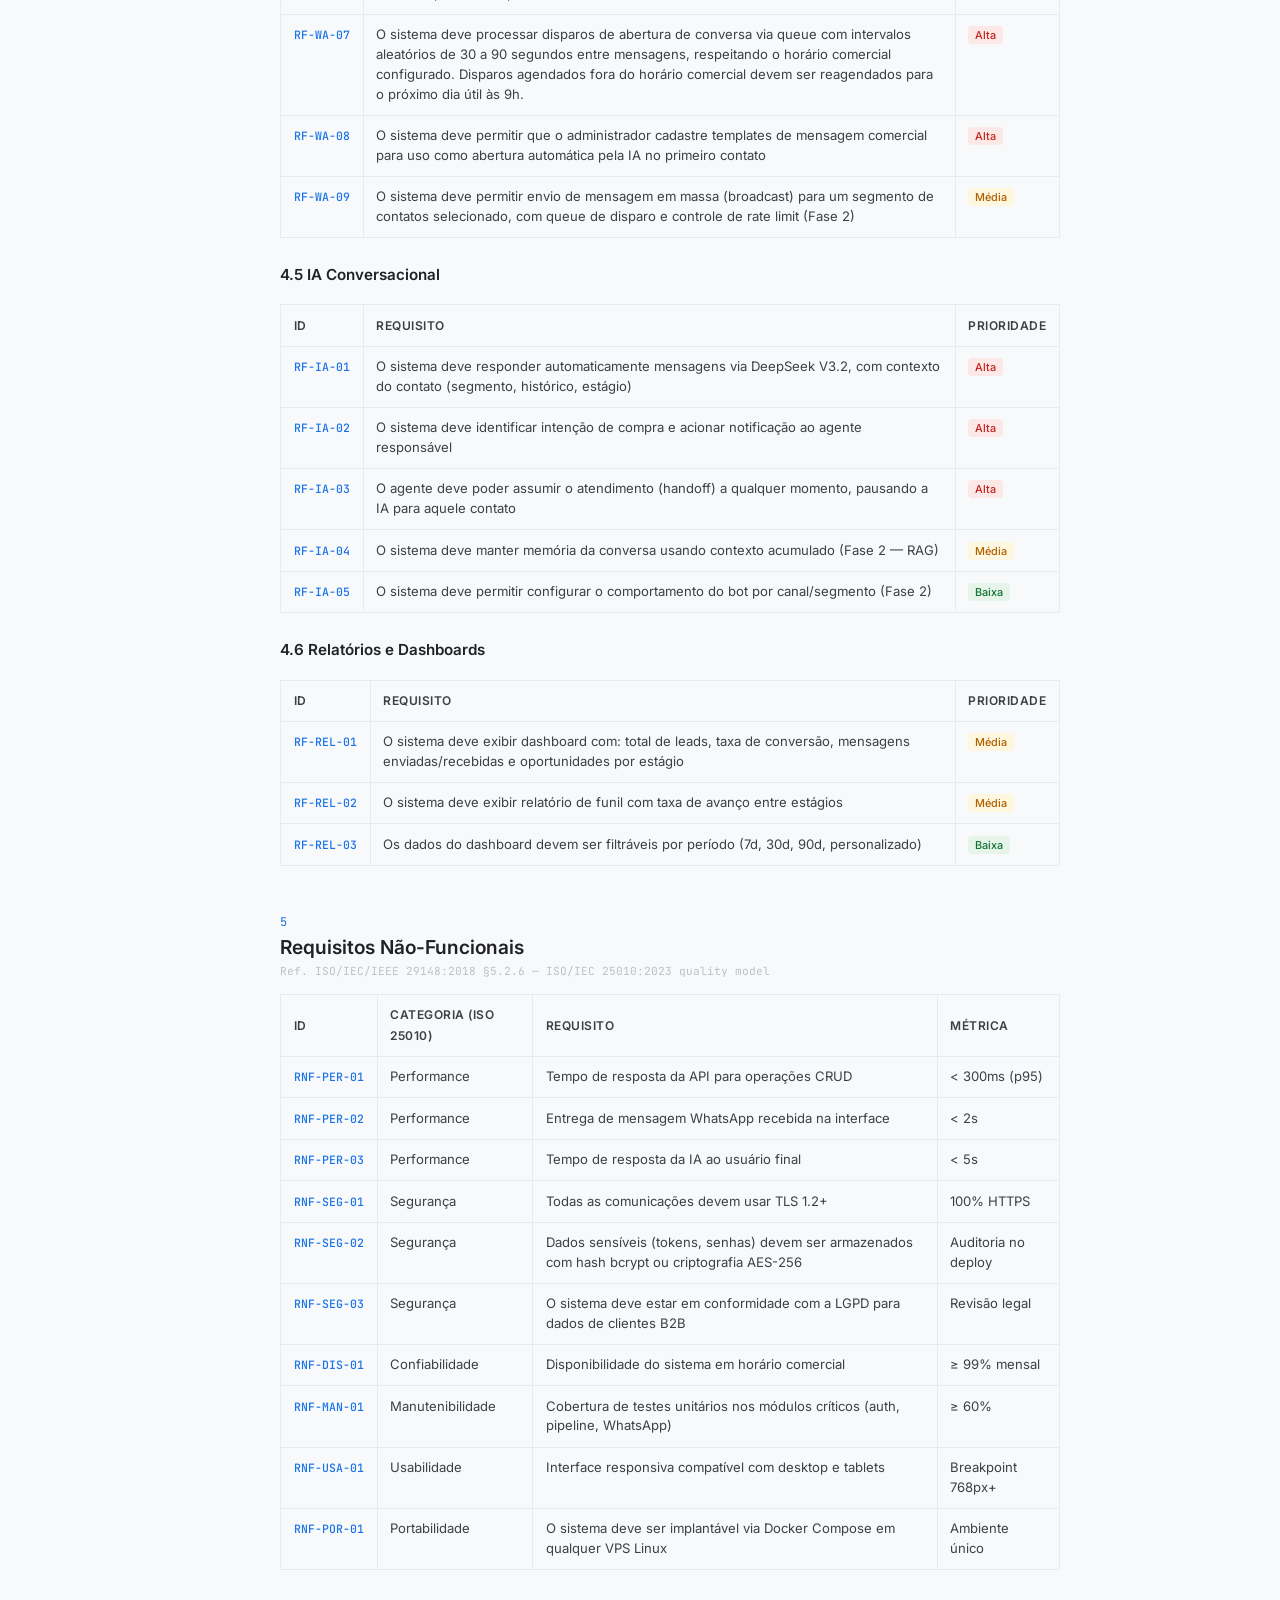
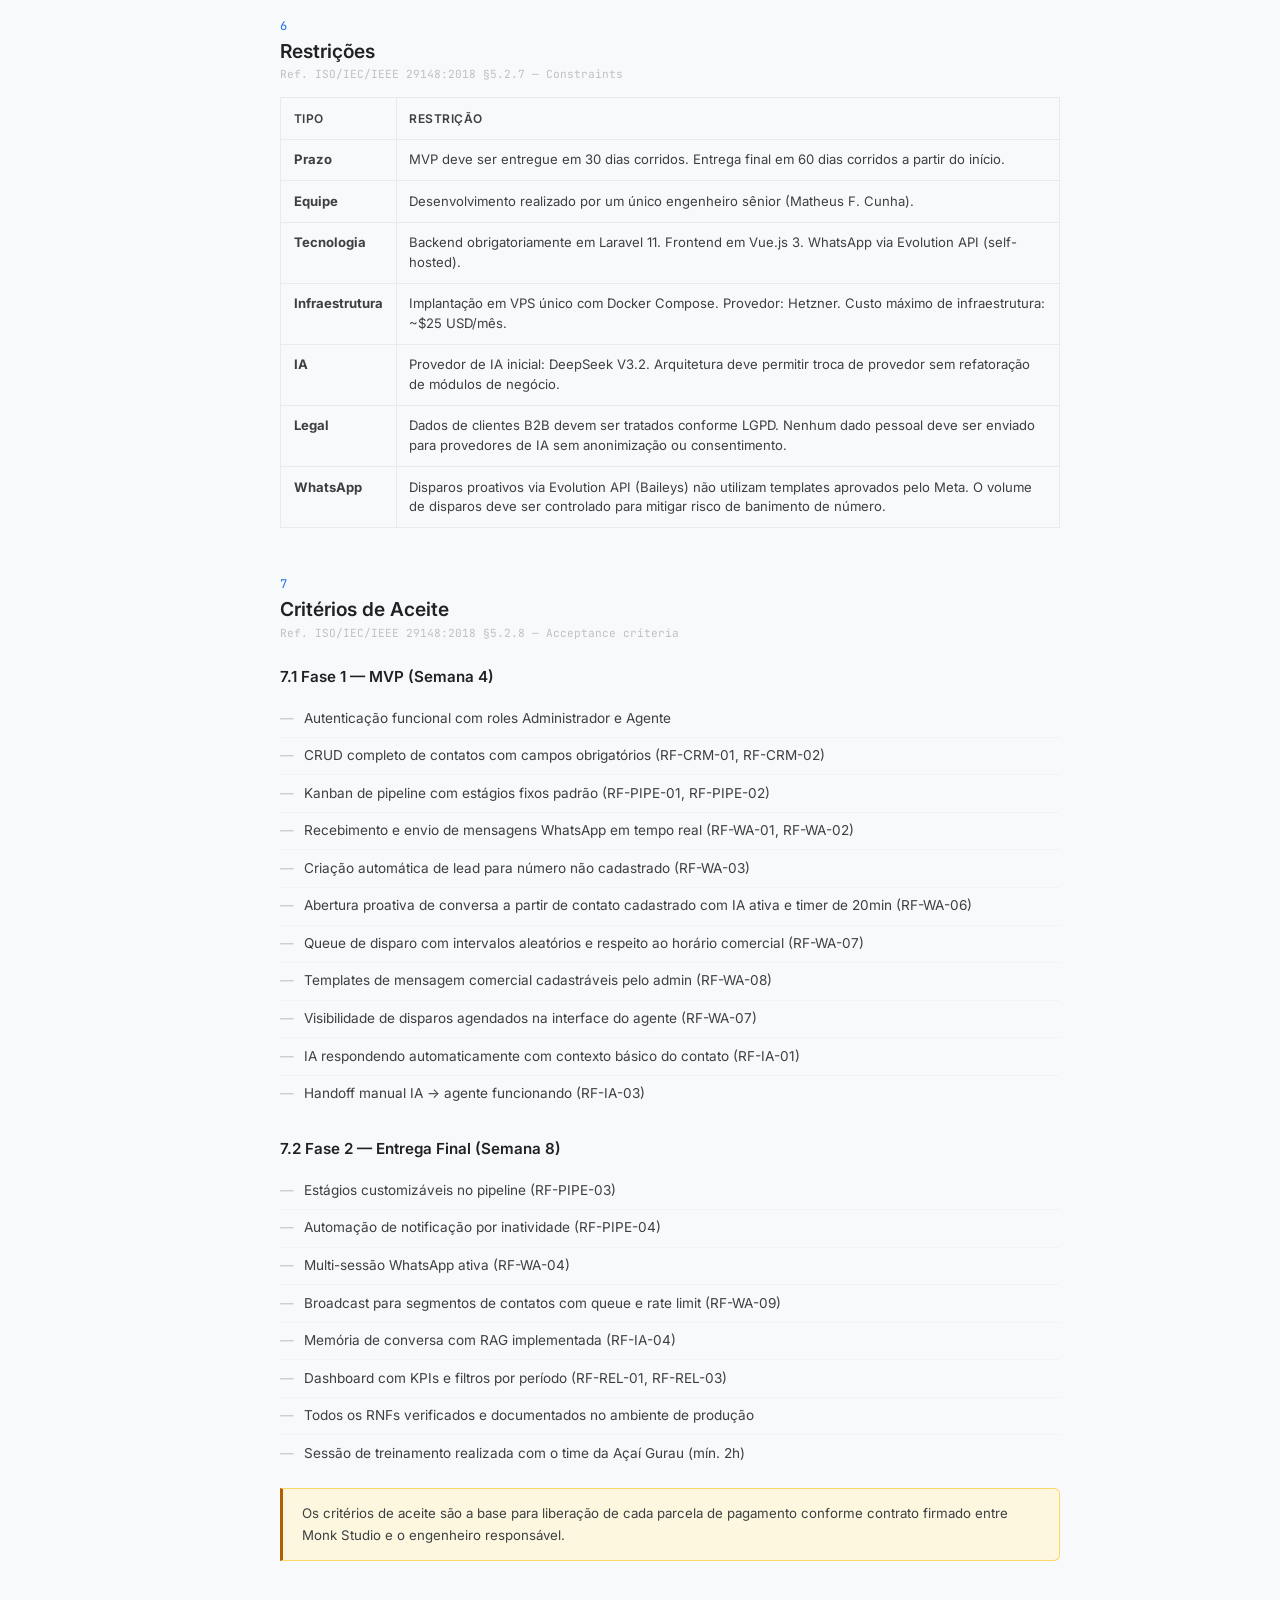
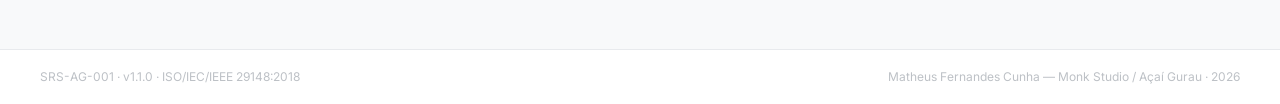
<file: doc/srs.html>
<!DOCTYPE html>
<html lang="pt-BR">
<head>
<meta charset="UTF-8">
<meta name="viewport" content="width=device-width, initial-scale=1.0">
<title>SRS — Especificação de Requisitos · CRM Açaí Gurau</title>
<link href="https://fonts.googleapis.com/css2?family=Inter:wght@300;400;500;600&family=JetBrains+Mono:wght@400;500&display=swap" rel="stylesheet">
<link rel="stylesheet" href="shared.css">
</head>
<body>

<div class="topbar">
  <a href="index.html" class="topbar-logo">
    <div class="topbar-logo-icon">AG</div>
    Açaí Gurau
  </a>
  <span class="topbar-sep">/</span>
  <span class="topbar-doc">SRS — Especificação de Requisitos</span>
  <div class="topbar-right">
    <span class="topbar-badge srs">ISO/IEC/IEEE 29148:2018</span>
    <a href="index.html" class="topbar-home">← Índice</a>
  </div>
</div>

<div class="layout">

  <!-- SIDEBAR -->
  <nav class="sidebar">
    <div class="sidebar-section">
      <div class="sidebar-label">Documento</div>
      <a href="#s1" class="sidebar-link active"><span class="sidebar-link-num">1</span> Introdução</a>
      <a href="#s2" class="sidebar-link"><span class="sidebar-link-num">2</span> Partes Interessadas</a>
      <a href="#s3" class="sidebar-link"><span class="sidebar-link-num">3</span> Visão Geral do Sistema</a>
      <a href="#s4" class="sidebar-link"><span class="sidebar-link-num">4</span> Requisitos Funcionais</a>
      <a href="#s5" class="sidebar-link"><span class="sidebar-link-num">5</span> Requisitos Não-Funcionais</a>
      <a href="#s6" class="sidebar-link"><span class="sidebar-link-num">6</span> Restrições</a>
      <a href="#s7" class="sidebar-link"><span class="sidebar-link-num">7</span> Critérios de Aceite</a>
    </div>
    <div class="sidebar-divider"></div>
    <div class="sidebar-section">
      <div class="sidebar-label">Outros documentos</div>
      <a href="add.html" class="sidebar-link"><span class="sidebar-link-num" style="color:var(--green)">ADD</span> Arquitetura</a>
      <a href="sdd.html" class="sidebar-link"><span class="sidebar-link-num" style="color:var(--amber)">SDD</span> Design</a>
    </div>
  </nav>

  <!-- CONTENT -->
  <main class="content">

    <div class="doc-header">
      <div class="doc-norm">ISO/IEC/IEEE 29148:2018 — Systems and software engineering — Life cycle processes — Requirements engineering</div>
      <h1 class="doc-title">Especificação de Requisitos de Software</h1>
      <p class="doc-subtitle">Define os requisitos funcionais e não-funcionais do sistema CRM com automação de WhatsApp e IA conversacional para a Açaí Gurau, estabelecendo o contrato técnico entre Monk Studio e o engenheiro responsável.</p>
      <div class="doc-meta-row">
        <div class="doc-meta-item"><span class="doc-meta-label">Documento</span><span class="doc-meta-val">SRS-AG-001</span></div>
        <div class="doc-meta-item"><span class="doc-meta-label">Versão</span><span class="doc-meta-val">1.1.0</span></div>
        <div class="doc-meta-item"><span class="doc-meta-label">Data</span><span class="doc-meta-val">18 de Março de 2026</span></div>
        <div class="doc-meta-item"><span class="doc-meta-label">Atualizado em</span><span class="doc-meta-val">21 de Março de 2026</span></div>
        <div class="doc-meta-item"><span class="doc-meta-label">Autor</span><span class="doc-meta-val">Matheus Fernandes Cunha</span></div>
        <div class="doc-meta-item"><span class="doc-meta-label">Contratante</span><span class="doc-meta-val">Monk Studio</span></div>
        <div class="doc-meta-item"><span class="doc-meta-val" style="background:var(--amber-50,#fffbeb);color:var(--amber,#d97706);border:1px solid var(--amber,#d97706);padding:2px 8px;border-radius:4px;font-size:0.75rem;font-weight:600;">Revisado</span></div>
      </div>
    </div>

    <!-- 1. INTRODUÇÃO -->
    <div class="doc-section" id="s1">
      <div class="section-num">1</div>
      <div class="section-title">Introdução</div>
      <div class="section-norm-ref">Ref. ISO/IEC/IEEE 29148:2018 §6.2</div>
      <div class="section-body">

        <div class="subsection">
          <div class="subsection-title">1.1 Propósito</div>
          <p>Este documento especifica os requisitos do sistema CRM com automação de WhatsApp e IA conversacional a ser desenvolvido para a Açaí Gurau, empresa fabricante e distribuidora de sorvetes e açaí no modelo B2B. O documento serve como base contratual entre a Monk Studio (contratante) e Matheus Fernandes Cunha (engenheiro responsável), e como referência para verificação e validação das entregas.</p>
        </div>

        <div class="subsection">
          <div class="subsection-title">1.2 Escopo</div>
          <p>O sistema abrange três domínios funcionais principais: gestão de relacionamento com clientes B2B (distribuidores, revendas e pontos de venda), automação de comunicação via WhatsApp Business e atendimento inteligente por IA conversacional. O sistema não inclui gestão financeira, controle de estoque ou funcionalidades de e-commerce.</p>
        </div>

        <div class="subsection">
          <div class="subsection-title">1.3 Definições e Siglas</div>
          <table class="doc-table">
            <thead><tr><th>Termo</th><th>Definição</th></tr></thead>
            <tbody>
              <tr><td><code>CRM</code></td><td>Customer Relationship Management — sistema de gestão de relacionamento com clientes</td></tr>
              <tr><td><code>B2B</code></td><td>Business-to-Business — modelo de negócio entre empresas (Açaí Gurau → distribuidores/revendas)</td></tr>
              <tr><td><code>Lead</code></td><td>Prospect ou contato com potencial de se tornar cliente da Açaí Gurau</td></tr>
              <tr><td><code>Pipeline</code></td><td>Funil de vendas com estágios progressivos de negociação</td></tr>
              <tr><td><code>Handoff</code></td><td>Transferência de atendimento da IA para um agente humano</td></tr>
              <tr><td><code>RAG</code></td><td>Retrieval-Augmented Generation — técnica de IA que combina busca em base de conhecimento com geração de texto</td></tr>
              <tr><td><code>PDV</code></td><td>Ponto de Venda — estabelecimento que revende os produtos da Açaí Gurau</td></tr>
              <tr><td><code>Conversation</code></td><td>Sessão de atendimento vinculada a um contato, com status (bot/waiting/active/closed) e operador responsável. Uma conversa pode ter múltiplas sessões de IA ao longo do tempo.</td></tr>
              <tr><td><code>Broadcast</code></td><td>Disparo de mensagem em massa para um segmento de contatos via WhatsApp</td></tr>
              <tr><td><code>Template</code></td><td>Mensagem comercial pré-cadastrada pelo administrador, usada como abertura automática pela IA</td></tr>
            </tbody>
          </table>
        </div>

        <div class="subsection">
          <div class="subsection-title">1.4 Referências Normativas</div>
          <ul class="doc-list">
            <li>ISO/IEC/IEEE 29148:2018 — Requirements engineering</li>
            <li>ISO/IEC/IEEE 42010:2011 — Architecture description (ver ADD-AG-001)</li>
            <li>ISO/IEC/IEEE 1016:2016 — Software design descriptions (ver SDD-AG-001)</li>
            <li>ISO/IEC 25010:2023 — Systems and software quality models</li>
            <li>LGPD — Lei Geral de Proteção de Dados Pessoais (Lei 13.709/2018)</li>
          </ul>
        </div>

        <div class="subsection">
          <div class="subsection-title">1.5 Histórico de Revisões</div>
          <table class="doc-table">
            <thead><tr><th>Versão</th><th>Data</th><th>Alterações</th></tr></thead>
            <tbody>
              <tr><td><code>1.0.0</code></td><td>18/03/2026</td><td>Emissão inicial</td></tr>
              <tr><td><code>1.1.0</code></td><td>21/03/2026</td><td>Adicionados RF-WA-06, RF-WA-07, RF-WA-08, RF-WA-09. Definições de Conversation, Broadcast e Template. Critérios de aceite atualizados.</td></tr>
            </tbody>
          </table>
        </div>

      </div>
    </div>

    <!-- 2. PARTES INTERESSADAS -->
    <div class="doc-section" id="s2">
      <div class="section-num">2</div>
      <div class="section-title">Partes Interessadas</div>
      <div class="section-norm-ref">Ref. ISO/IEC/IEEE 29148:2018 §6.3 — Stakeholder requirements</div>
      <div class="section-body">
        <table class="doc-table">
          <thead><tr><th>Parte</th><th>Papel</th><th>Interesse no sistema</th><th>Nível de influência</th></tr></thead>
          <tbody>
            <tr>
              <td><strong>Monk Studio</strong></td>
              <td>Contratante / Agência</td>
              <td>Entrega de solução técnica para seu cliente; qualidade e prazo do desenvolvimento</td>
              <td>Alto</td>
            </tr>
            <tr>
              <td><strong>Açaí Gurau</strong></td>
              <td>Usuário final / Proprietário</td>
              <td>Gestão centralizada de clientes B2B, automação de atendimento e redução de churn</td>
              <td>Alto</td>
            </tr>
            <tr>
              <td><strong>Time de Marketing</strong></td>
              <td>Operadores do sistema</td>
              <td>Ferramentas eficientes para gestão de leads, follow-up e comunicação via WhatsApp</td>
              <td>Médio</td>
            </tr>
            <tr>
              <td><strong>Clientes B2B da Açaí Gurau</strong></td>
              <td>Usuários indiretos</td>
              <td>Atendimento ágil e personalizado via WhatsApp</td>
              <td>Baixo</td>
            </tr>
            <tr>
              <td><strong>Matheus F. Cunha</strong></td>
              <td>Engenheiro responsável</td>
              <td>Clareza de requisitos para desenvolvimento dentro do prazo e escopo acordados</td>
              <td>Alto</td>
            </tr>
          </tbody>
        </table>
      </div>
    </div>

    <!-- 3. VISÃO GERAL -->
    <div class="doc-section" id="s3">
      <div class="section-num">3</div>
      <div class="section-title">Visão Geral do Sistema</div>
      <div class="section-norm-ref">Ref. ISO/IEC/IEEE 29148:2018 §6.4</div>
      <div class="section-body">

        <div class="subsection">
          <div class="subsection-title">3.1 Contexto de Negócio</div>
          <p>A Açaí Gurau opera no modelo B2B, comercializando sorvetes e açaí para distribuidores, revendas e PDVs. A gestão atual de relacionamento com esses clientes é descentralizada, sem histórico unificado de comunicações e sem automação de follow-up. O sistema visa centralizar e automatizar esse processo, com foco no time de marketing que opera a comunicação comercial.</p>
        </div>

        <div class="subsection">
          <div class="subsection-title">3.2 Funcionalidades Principais</div>
          <table class="doc-table">
            <thead><tr><th>Módulo</th><th>Descrição</th><th>Fase</th></tr></thead>
            <tbody>
              <tr><td>Gestão de Contatos</td><td>CRUD de clientes B2B com perfil, histórico e segmentação por tipo (distribuidor, revenda, PDV)</td><td>MVP</td></tr>
              <tr><td>Pipeline de Vendas</td><td>Kanban com estágios de negociação, atribuição de responsável e automação de avanço</td><td>MVP + Fase 2</td></tr>
              <tr><td>WhatsApp Business</td><td>Recebimento, envio, histórico e abertura proativa de conversas integrado ao perfil do contato</td><td>MVP</td></tr>
              <tr><td>IA Conversacional</td><td>Atendimento automatizado via DeepSeek V3.2 com handoff para humano e timer de janela de 20 minutos</td><td>MVP + Fase 2</td></tr>
              <tr><td>Templates Comerciais</td><td>Mensagens de abertura pré-cadastradas para uso automático pela IA no primeiro contato</td><td>MVP</td></tr>
              <tr><td>Broadcast</td><td>Disparo em massa para segmentos de contatos com queue e respeito ao horário comercial</td><td>Fase 2</td></tr>
              <tr><td>Relatórios e KPIs</td><td>Dashboard com métricas de leads, conversões e atividade do time</td><td>Fase 2</td></tr>
            </tbody>
          </table>
        </div>

        <div class="subsection">
          <div class="subsection-title">3.3 Limites do Sistema</div>
          <div class="info-box">O sistema não gerencia pedidos, estoque, faturamento ou logística. Integração com sistemas ERP ou financeiros está fora do escopo desta versão.</div>
        </div>
      </div>
    </div>

    <!-- 4. REQUISITOS FUNCIONAIS -->
    <div class="doc-section" id="s4">
      <div class="section-num">4</div>
      <div class="section-title">Requisitos Funcionais</div>
      <div class="section-norm-ref">Ref. ISO/IEC/IEEE 29148:2018 §5.2.5 — Functional requirements</div>
      <div class="section-body">

        <div class="subsection">
          <div class="subsection-title">4.1 Autenticação e Controle de Acesso</div>
          <table class="doc-table">
            <thead><tr><th>ID</th><th>Requisito</th><th>Prioridade</th></tr></thead>
            <tbody>
              <tr><td><span class="req-id">RF-AUTH-01</span></td><td>O sistema deve autenticar usuários via e-mail e senha com token JWT</td><td><span class="priority p-alta">Alta</span></td></tr>
              <tr><td><span class="req-id">RF-AUTH-02</span></td><td>O sistema deve suportar roles: Administrador, Agente e Visualizador</td><td><span class="priority p-alta">Alta</span></td></tr>
              <tr><td><span class="req-id">RF-AUTH-03</span></td><td>Sessões devem expirar após 8 horas de inatividade</td><td><span class="priority p-media">Média</span></td></tr>
            </tbody>
          </table>
        </div>

        <div class="subsection">
          <div class="subsection-title">4.2 Gestão de Contatos e Leads</div>
          <table class="doc-table">
            <thead><tr><th>ID</th><th>Requisito</th><th>Prioridade</th></tr></thead>
            <tbody>
              <tr><td><span class="req-id">RF-CRM-01</span></td><td>O sistema deve permitir criar, editar, visualizar e arquivar contatos B2B (distribuidores, revendas, PDVs)</td><td><span class="priority p-alta">Alta</span></td></tr>
              <tr><td><span class="req-id">RF-CRM-02</span></td><td>Cada contato deve ter campos: razão social, CNPJ, telefone WhatsApp, responsável, segmento, tags e notas</td><td><span class="priority p-alta">Alta</span></td></tr>
              <tr><td><span class="req-id">RF-CRM-03</span></td><td>O sistema deve exibir o histórico completo de interações (mensagens, anotações, mudanças de estágio) por contato</td><td><span class="priority p-alta">Alta</span></td></tr>
              <tr><td><span class="req-id">RF-CRM-04</span></td><td>O sistema deve suportar segmentação de contatos por tags e tipo</td><td><span class="priority p-media">Média</span></td></tr>
              <tr><td><span class="req-id">RF-CRM-05</span></td><td>O sistema deve permitir importação de contatos via arquivo CSV</td><td><span class="priority p-baixa">Baixa</span></td></tr>
            </tbody>
          </table>
        </div>

        <div class="subsection">
          <div class="subsection-title">4.3 Pipeline de Vendas</div>
          <table class="doc-table">
            <thead><tr><th>ID</th><th>Requisito</th><th>Prioridade</th></tr></thead>
            <tbody>
              <tr><td><span class="req-id">RF-PIPE-01</span></td><td>O sistema deve exibir um quadro Kanban com as oportunidades organizadas por estágio</td><td><span class="priority p-alta">Alta</span></td></tr>
              <tr><td><span class="req-id">RF-PIPE-02</span></td><td>Estágios padrão: Prospecção, Contato Realizado, Proposta Enviada, Negociação, Fechado (Ganho/Perdido)</td><td><span class="priority p-alta">Alta</span></td></tr>
              <tr><td><span class="req-id">RF-PIPE-03</span></td><td>O sistema deve permitir criar estágios customizados e reordenar por drag-and-drop (Fase 2)</td><td><span class="priority p-media">Média</span></td></tr>
              <tr><td><span class="req-id">RF-PIPE-04</span></td><td>O sistema deve enviar notificação interna quando uma oportunidade ficar sem movimentação por N dias configurável</td><td><span class="priority p-media">Média</span></td></tr>
              <tr><td><span class="req-id">RF-PIPE-05</span></td><td>O sistema deve permitir definir regras de automação para avançar estágios com base em eventos (Fase 2)</td><td><span class="priority p-baixa">Baixa</span></td></tr>
            </tbody>
          </table>
        </div>

        <div class="subsection">
          <div class="subsection-title">4.4 Integração WhatsApp</div>
          <table class="doc-table">
            <thead><tr><th>ID</th><th>Requisito</th><th>Prioridade</th></tr></thead>
            <tbody>
              <tr><td><span class="req-id">RF-WA-01</span></td><td>O sistema deve receber e exibir mensagens de WhatsApp em tempo real vinculadas ao contato correspondente</td><td><span class="priority p-alta">Alta</span></td></tr>
              <tr><td><span class="req-id">RF-WA-02</span></td><td>O sistema deve permitir envio de mensagens de texto via WhatsApp a partir da interface do CRM</td><td><span class="priority p-alta">Alta</span></td></tr>
              <tr><td><span class="req-id">RF-WA-03</span></td><td>Mensagens recebidas de números não cadastrados devem criar automaticamente um lead no sistema</td><td><span class="priority p-alta">Alta</span></td></tr>
              <tr><td><span class="req-id">RF-WA-04</span></td><td>O sistema deve suportar múltiplas sessões WhatsApp simultâneas (Fase 2)</td><td><span class="priority p-media">Média</span></td></tr>
              <tr><td><span class="req-id">RF-WA-05</span></td><td>O histórico de mensagens WhatsApp deve ser armazenado e associado ao contato no CRM</td><td><span class="priority p-alta">Alta</span></td></tr>
              <tr><td><span class="req-id">RF-WA-06</span></td><td>O sistema deve permitir iniciar uma conversa WhatsApp a partir de um contato cadastrado manualmente, com IA ativa por padrão e janela de 20 minutos para handoff pelo agente antes do primeiro disparo automático</td><td><span class="priority p-alta">Alta</span></td></tr>
              <tr><td><span class="req-id">RF-WA-07</span></td><td>O sistema deve processar disparos de abertura de conversa via queue com intervalos aleatórios de 30 a 90 segundos entre mensagens, respeitando o horário comercial configurado. Disparos agendados fora do horário comercial devem ser reagendados para o próximo dia útil às 9h.</td><td><span class="priority p-alta">Alta</span></td></tr>
              <tr><td><span class="req-id">RF-WA-08</span></td><td>O sistema deve permitir que o administrador cadastre templates de mensagem comercial para uso como abertura automática pela IA no primeiro contato</td><td><span class="priority p-alta">Alta</span></td></tr>
              <tr><td><span class="req-id">RF-WA-09</span></td><td>O sistema deve permitir envio de mensagem em massa (broadcast) para um segmento de contatos selecionado, com queue de disparo e controle de rate limit (Fase 2)</td><td><span class="priority p-media">Média</span></td></tr>
            </tbody>
          </table>
        </div>

        <div class="subsection">
          <div class="subsection-title">4.5 IA Conversacional</div>
          <table class="doc-table">
            <thead><tr><th>ID</th><th>Requisito</th><th>Prioridade</th></tr></thead>
            <tbody>
              <tr><td><span class="req-id">RF-IA-01</span></td><td>O sistema deve responder automaticamente mensagens via DeepSeek V3.2, com contexto do contato (segmento, histórico, estágio)</td><td><span class="priority p-alta">Alta</span></td></tr>
              <tr><td><span class="req-id">RF-IA-02</span></td><td>O sistema deve identificar intenção de compra e acionar notificação ao agente responsável</td><td><span class="priority p-alta">Alta</span></td></tr>
              <tr><td><span class="req-id">RF-IA-03</span></td><td>O agente deve poder assumir o atendimento (handoff) a qualquer momento, pausando a IA para aquele contato</td><td><span class="priority p-alta">Alta</span></td></tr>
              <tr><td><span class="req-id">RF-IA-04</span></td><td>O sistema deve manter memória da conversa usando contexto acumulado (Fase 2 — RAG)</td><td><span class="priority p-media">Média</span></td></tr>
              <tr><td><span class="req-id">RF-IA-05</span></td><td>O sistema deve permitir configurar o comportamento do bot por canal/segmento (Fase 2)</td><td><span class="priority p-baixa">Baixa</span></td></tr>
            </tbody>
          </table>
        </div>

        <div class="subsection">
          <div class="subsection-title">4.6 Relatórios e Dashboards</div>
          <table class="doc-table">
            <thead><tr><th>ID</th><th>Requisito</th><th>Prioridade</th></tr></thead>
            <tbody>
              <tr><td><span class="req-id">RF-REL-01</span></td><td>O sistema deve exibir dashboard com: total de leads, taxa de conversão, mensagens enviadas/recebidas e oportunidades por estágio</td><td><span class="priority p-media">Média</span></td></tr>
              <tr><td><span class="req-id">RF-REL-02</span></td><td>O sistema deve exibir relatório de funil com taxa de avanço entre estágios</td><td><span class="priority p-media">Média</span></td></tr>
              <tr><td><span class="req-id">RF-REL-03</span></td><td>Os dados do dashboard devem ser filtráveis por período (7d, 30d, 90d, personalizado)</td><td><span class="priority p-baixa">Baixa</span></td></tr>
            </tbody>
          </table>
        </div>

      </div>
    </div>

    <!-- 5. REQUISITOS NÃO-FUNCIONAIS -->
    <div class="doc-section" id="s5">
      <div class="section-num">5</div>
      <div class="section-title">Requisitos Não-Funcionais</div>
      <div class="section-norm-ref">Ref. ISO/IEC/IEEE 29148:2018 §5.2.6 — ISO/IEC 25010:2023 quality model</div>
      <div class="section-body">
        <table class="doc-table">
          <thead><tr><th>ID</th><th>Categoria (ISO 25010)</th><th>Requisito</th><th>Métrica</th></tr></thead>
          <tbody>
            <tr><td><span class="req-id">RNF-PER-01</span></td><td>Performance</td><td>Tempo de resposta da API para operações CRUD</td><td>&lt; 300ms (p95)</td></tr>
            <tr><td><span class="req-id">RNF-PER-02</span></td><td>Performance</td><td>Entrega de mensagem WhatsApp recebida na interface</td><td>&lt; 2s</td></tr>
            <tr><td><span class="req-id">RNF-PER-03</span></td><td>Performance</td><td>Tempo de resposta da IA ao usuário final</td><td>&lt; 5s</td></tr>
            <tr><td><span class="req-id">RNF-SEG-01</span></td><td>Segurança</td><td>Todas as comunicações devem usar TLS 1.2+</td><td>100% HTTPS</td></tr>
            <tr><td><span class="req-id">RNF-SEG-02</span></td><td>Segurança</td><td>Dados sensíveis (tokens, senhas) devem ser armazenados com hash bcrypt ou criptografia AES-256</td><td>Auditoria no deploy</td></tr>
            <tr><td><span class="req-id">RNF-SEG-03</span></td><td>Segurança</td><td>O sistema deve estar em conformidade com a LGPD para dados de clientes B2B</td><td>Revisão legal</td></tr>
            <tr><td><span class="req-id">RNF-DIS-01</span></td><td>Confiabilidade</td><td>Disponibilidade do sistema em horário comercial</td><td>&ge; 99% mensal</td></tr>
            <tr><td><span class="req-id">RNF-MAN-01</span></td><td>Manutenibilidade</td><td>Cobertura de testes unitários nos módulos críticos (auth, pipeline, WhatsApp)</td><td>&ge; 60%</td></tr>
            <tr><td><span class="req-id">RNF-USA-01</span></td><td>Usabilidade</td><td>Interface responsiva compatível com desktop e tablets</td><td>Breakpoint 768px+</td></tr>
            <tr><td><span class="req-id">RNF-POR-01</span></td><td>Portabilidade</td><td>O sistema deve ser implantável via Docker Compose em qualquer VPS Linux</td><td>Ambiente único</td></tr>
          </tbody>
        </table>
      </div>
    </div>

    <!-- 6. RESTRIÇÕES -->
    <div class="doc-section" id="s6">
      <div class="section-num">6</div>
      <div class="section-title">Restrições</div>
      <div class="section-norm-ref">Ref. ISO/IEC/IEEE 29148:2018 §5.2.7 — Constraints</div>
      <div class="section-body">
        <table class="doc-table">
          <thead><tr><th>Tipo</th><th>Restrição</th></tr></thead>
          <tbody>
            <tr><td><strong>Prazo</strong></td><td>MVP deve ser entregue em 30 dias corridos. Entrega final em 60 dias corridos a partir do início.</td></tr>
            <tr><td><strong>Equipe</strong></td><td>Desenvolvimento realizado por um único engenheiro sênior (Matheus F. Cunha).</td></tr>
            <tr><td><strong>Tecnologia</strong></td><td>Backend obrigatoriamente em Laravel 11. Frontend em Vue.js 3. WhatsApp via Evolution API (self-hosted).</td></tr>
            <tr><td><strong>Infraestrutura</strong></td><td>Implantação em VPS único com Docker Compose. Provedor: Hetzner. Custo máximo de infraestrutura: ~$25 USD/mês.</td></tr>
            <tr><td><strong>IA</strong></td><td>Provedor de IA inicial: DeepSeek V3.2. Arquitetura deve permitir troca de provedor sem refatoração de módulos de negócio.</td></tr>
            <tr><td><strong>Legal</strong></td><td>Dados de clientes B2B devem ser tratados conforme LGPD. Nenhum dado pessoal deve ser enviado para provedores de IA sem anonimização ou consentimento.</td></tr>
            <tr><td><strong>WhatsApp</strong></td><td>Disparos proativos via Evolution API (Baileys) não utilizam templates aprovados pelo Meta. O volume de disparos deve ser controlado para mitigar risco de banimento de número.</td></tr>
          </tbody>
        </table>
      </div>
    </div>

    <!-- 7. CRITÉRIOS DE ACEITE -->
    <div class="doc-section" id="s7">
      <div class="section-num">7</div>
      <div class="section-title">Critérios de Aceite</div>
      <div class="section-norm-ref">Ref. ISO/IEC/IEEE 29148:2018 §5.2.8 — Acceptance criteria</div>
      <div class="section-body">

        <div class="subsection">
          <div class="subsection-title">7.1 Fase 1 — MVP (Semana 4)</div>
          <ul class="doc-list">
            <li>Autenticação funcional com roles Administrador e Agente</li>
            <li>CRUD completo de contatos com campos obrigatórios (RF-CRM-01, RF-CRM-02)</li>
            <li>Kanban de pipeline com estágios fixos padrão (RF-PIPE-01, RF-PIPE-02)</li>
            <li>Recebimento e envio de mensagens WhatsApp em tempo real (RF-WA-01, RF-WA-02)</li>
            <li>Criação automática de lead para número não cadastrado (RF-WA-03)</li>
            <li>Abertura proativa de conversa a partir de contato cadastrado com IA ativa e timer de 20min (RF-WA-06)</li>
            <li>Queue de disparo com intervalos aleatórios e respeito ao horário comercial (RF-WA-07)</li>
            <li>Templates de mensagem comercial cadastráveis pelo admin (RF-WA-08)</li>
            <li>Visibilidade de disparos agendados na interface do agente (RF-WA-07)</li>
            <li>IA respondendo automaticamente com contexto básico do contato (RF-IA-01)</li>
            <li>Handoff manual IA → agente funcionando (RF-IA-03)</li>
          </ul>
        </div>

        <div class="subsection">
          <div class="subsection-title">7.2 Fase 2 — Entrega Final (Semana 8)</div>
          <ul class="doc-list">
            <li>Estágios customizáveis no pipeline (RF-PIPE-03)</li>
            <li>Automação de notificação por inatividade (RF-PIPE-04)</li>
            <li>Multi-sessão WhatsApp ativa (RF-WA-04)</li>
            <li>Broadcast para segmentos de contatos com queue e rate limit (RF-WA-09)</li>
            <li>Memória de conversa com RAG implementada (RF-IA-04)</li>
            <li>Dashboard com KPIs e filtros por período (RF-REL-01, RF-REL-03)</li>
            <li>Todos os RNFs verificados e documentados no ambiente de produção</li>
            <li>Sessão de treinamento realizada com o time da Açaí Gurau (mín. 2h)</li>
          </ul>
        </div>

        <div class="warn-box">Os critérios de aceite são a base para liberação de cada parcela de pagamento conforme contrato firmado entre Monk Studio e o engenheiro responsável.</div>

      </div>
    </div>

  </main>
</div>

<footer>
  <span>SRS-AG-001 · v1.1.0 · ISO/IEC/IEEE 29148:2018</span>
  <span>Matheus Fernandes Cunha — Monk Studio / Açaí Gurau · 2026</span>
</footer>

<script>
  const links = document.querySelectorAll('.sidebar-link[href^="#"]');
  const observer = new IntersectionObserver(entries => {
    entries.forEach(e => {
      if (e.isIntersecting) {
        links.forEach(l => l.classList.remove('active'));
        const active = document.querySelector(`.sidebar-link[href="#${e.target.id}"]`);
        if (active) active.classList.add('active');
      }
    });
  }, { rootMargin: '-20% 0px -70% 0px' });
  document.querySelectorAll('.doc-section[id]').forEach(s => observer.observe(s));
</script>

</body>
</html>
</file>
<file: doc/shared.css>
/* shared.css — Documentação Técnica Açaí Gurau */
*, *::before, *::after { box-sizing: border-box; margin: 0; padding: 0; }
:root {
  --white: #ffffff;
  --gray-50: #f8f9fa;
  --gray-100: #f1f3f4;
  --gray-200: #e8eaed;
  --gray-400: #bdc1c6;
  --gray-600: #80868b;
  --gray-800: #3c4043;
  --gray-900: #202124;
  --blue: #1a73e8;
  --blue-light: #e8f0fe;
  --blue-dark: #1557b0;
  --green: #137333;
  --green-light: #e6f4ea;
  --amber: #b06000;
  --amber-light: #fef7e0;
  --red: #c5221f;
  --red-light: #fce8e6;
  --border: #e8eaed;
  --sans: 'Inter', system-ui, sans-serif;
  --mono: 'JetBrains Mono', monospace;
  --shadow-sm: 0 1px 3px rgba(0,0,0,0.08);
  --shadow-md: 0 4px 12px rgba(0,0,0,0.08);
}
body { font-family: var(--sans); background: var(--gray-50); color: var(--gray-900); min-height: 100vh; }

/* TOPBAR */
.topbar {
  background: var(--white); border-bottom: 1px solid var(--border);
  padding: 0 2rem; height: 56px;
  display: flex; align-items: center; gap: 1rem;
  position: sticky; top: 0; z-index: 50;
}
.topbar-logo {
  display: flex; align-items: center; gap: 0.6rem;
  font-size: 0.9rem; font-weight: 600; color: var(--gray-900);
  text-decoration: none;
}
.topbar-logo-icon {
  width: 28px; height: 28px; background: var(--blue);
  border-radius: 6px; display: flex; align-items: center; justify-content: center;
  font-size: 0.7rem; font-weight: 700; color: white; font-family: var(--mono);
}
.topbar-sep { color: var(--gray-400); }
.topbar-doc { font-size: 0.85rem; color: var(--gray-600); }
.topbar-right { margin-left: auto; display: flex; gap: 0.8rem; align-items: center; }
.topbar-badge {
  font-size: 0.7rem; font-family: var(--mono); padding: 3px 8px;
  border-radius: 4px; font-weight: 500;
}
.topbar-badge.srs { background: var(--blue-light); color: var(--blue); }
.topbar-badge.add { background: var(--green-light); color: var(--green); }
.topbar-badge.sdd { background: var(--amber-light); color: var(--amber); }
.topbar-home { font-size: 0.8rem; color: var(--blue); text-decoration: none; font-weight: 500; }
.topbar-home:hover { text-decoration: underline; }

/* LAYOUT */
.layout { display: grid; grid-template-columns: 240px 1fr; min-height: calc(100vh - 56px); }

/* SIDEBAR */
.sidebar {
  background: var(--white); border-right: 1px solid var(--border);
  padding: 1.5rem 0; position: sticky; top: 56px;
  height: calc(100vh - 56px); overflow-y: auto;
}
.sidebar-section { padding: 0 1rem; margin-bottom: 1.5rem; }
.sidebar-label {
  font-size: 0.65rem; font-weight: 600; text-transform: uppercase;
  letter-spacing: 0.1em; color: var(--gray-400); padding: 0 0.5rem;
  margin-bottom: 0.4rem;
}
.sidebar-link {
  display: flex; align-items: center; gap: 0.5rem;
  padding: 0.4rem 0.5rem; border-radius: 6px;
  font-size: 0.82rem; color: var(--gray-800); text-decoration: none;
  transition: background 0.12s;
}
.sidebar-link:hover { background: var(--gray-100); }
.sidebar-link.active { background: var(--blue-light); color: var(--blue); font-weight: 500; }
.sidebar-link-num { font-family: var(--mono); font-size: 0.68rem; color: var(--gray-400); min-width: 20px; }
.sidebar-divider { height: 1px; background: var(--border); margin: 0.8rem 1rem; }

/* CONTENT */
.content { padding: 2.5rem 2.5rem; max-width: 860px; }

/* DOC HEADER */
.doc-header { margin-bottom: 2.5rem; padding-bottom: 2rem; border-bottom: 1px solid var(--border); }
.doc-norm { font-size: 0.72rem; font-family: var(--mono); color: var(--gray-600); margin-bottom: 0.5rem; }
.doc-title { font-size: 1.8rem; font-weight: 600; color: var(--gray-900); margin-bottom: 0.6rem; }
.doc-subtitle { font-size: 0.95rem; color: var(--gray-600); margin-bottom: 1.5rem; line-height: 1.5; }
.doc-meta-row { display: flex; flex-wrap: wrap; gap: 2rem; }
.doc-meta-item { display: flex; flex-direction: column; gap: 2px; }
.doc-meta-label { font-size: 0.65rem; text-transform: uppercase; letter-spacing: 0.08em; color: var(--gray-400); font-weight: 500; }
.doc-meta-val { font-size: 0.82rem; color: var(--gray-900); font-weight: 500; }

/* SECTIONS */
.doc-section { margin-bottom: 3rem; scroll-margin-top: 72px; }
.section-num { font-family: var(--mono); font-size: 0.75rem; color: var(--blue); margin-bottom: 0.3rem; }
.section-title { font-size: 1.2rem; font-weight: 600; color: var(--gray-900); margin-bottom: 0.3rem; }
.section-norm-ref { font-size: 0.7rem; color: var(--gray-400); font-family: var(--mono); margin-bottom: 1rem; }
.section-body { font-size: 0.88rem; color: var(--gray-800); line-height: 1.75; }
.section-body p { margin-bottom: 0.8rem; }
.section-body p:last-child { margin-bottom: 0; }

.subsection { margin-top: 1.5rem; }
.subsection-title { font-size: 0.95rem; font-weight: 600; color: var(--gray-900); margin-bottom: 0.6rem; }

/* TABLES */
.doc-table { width: 100%; border-collapse: collapse; font-size: 0.82rem; margin: 1rem 0; }
.doc-table th {
  background: var(--gray-50); border: 1px solid var(--border);
  padding: 0.6rem 0.8rem; text-align: left; font-weight: 600;
  font-size: 0.75rem; color: var(--gray-800); text-transform: uppercase;
  letter-spacing: 0.04em;
}
.doc-table td {
  border: 1px solid var(--border); padding: 0.65rem 0.8rem;
  vertical-align: top; color: var(--gray-800); line-height: 1.5;
}
.doc-table tr:nth-child(even) td { background: var(--gray-50); }

/* REQ ID */
.req-id { font-family: var(--mono); font-size: 0.72rem; color: var(--blue); font-weight: 500; white-space: nowrap; }
.priority { font-size: 0.68rem; padding: 2px 7px; border-radius: 4px; font-weight: 500; white-space: nowrap; }
.p-alta { background: var(--red-light); color: var(--red); }
.p-media { background: var(--amber-light); color: var(--amber); }
.p-baixa { background: var(--green-light); color: var(--green); }

/* LISTS */
.doc-list { list-style: none; padding: 0; }
.doc-list li {
  padding: 0.4rem 0; border-bottom: 1px solid var(--gray-100);
  font-size: 0.85rem; color: var(--gray-800); display: flex; gap: 0.6rem;
}
.doc-list li:last-child { border-bottom: none; }
.doc-list li::before { content: '—'; color: var(--gray-400); flex-shrink: 0; }

/* INFO BOX */
.info-box {
  border: 1px solid var(--border); border-left: 3px solid var(--blue);
  background: var(--blue-light); padding: 0.9rem 1.2rem;
  border-radius: 0 6px 6px 0; margin: 1rem 0;
  font-size: 0.83rem; color: var(--gray-800); line-height: 1.6;
}
.warn-box {
  border: 1px solid #fdd663; border-left: 3px solid var(--amber);
  background: var(--amber-light); padding: 0.9rem 1.2rem;
  border-radius: 0 6px 6px 0; margin: 1rem 0;
  font-size: 0.83rem; color: var(--gray-800); line-height: 1.6;
}

/* CODE */
.code-block {
  background: var(--gray-900); color: #e8eaed; padding: 1rem 1.2rem;
  border-radius: 6px; font-family: var(--mono); font-size: 0.78rem;
  line-height: 1.6; overflow-x: auto; margin: 1rem 0;
}
code { font-family: var(--mono); font-size: 0.82em; background: var(--gray-100); padding: 1px 5px; border-radius: 3px; color: var(--gray-900); }

/* FOOTER */
footer {
  border-top: 1px solid var(--border); padding: 1.2rem 2.5rem;
  font-size: 0.75rem; color: var(--gray-400);
  display: flex; justify-content: space-between; align-items: center;
  background: var(--white);
}

@media (max-width: 768px) {
  .layout { grid-template-columns: 1fr; }
  .sidebar { display: none; }
  .content { padding: 1.5rem 1.2rem; }
  .doc-title { font-size: 1.4rem; }
}
</file>
